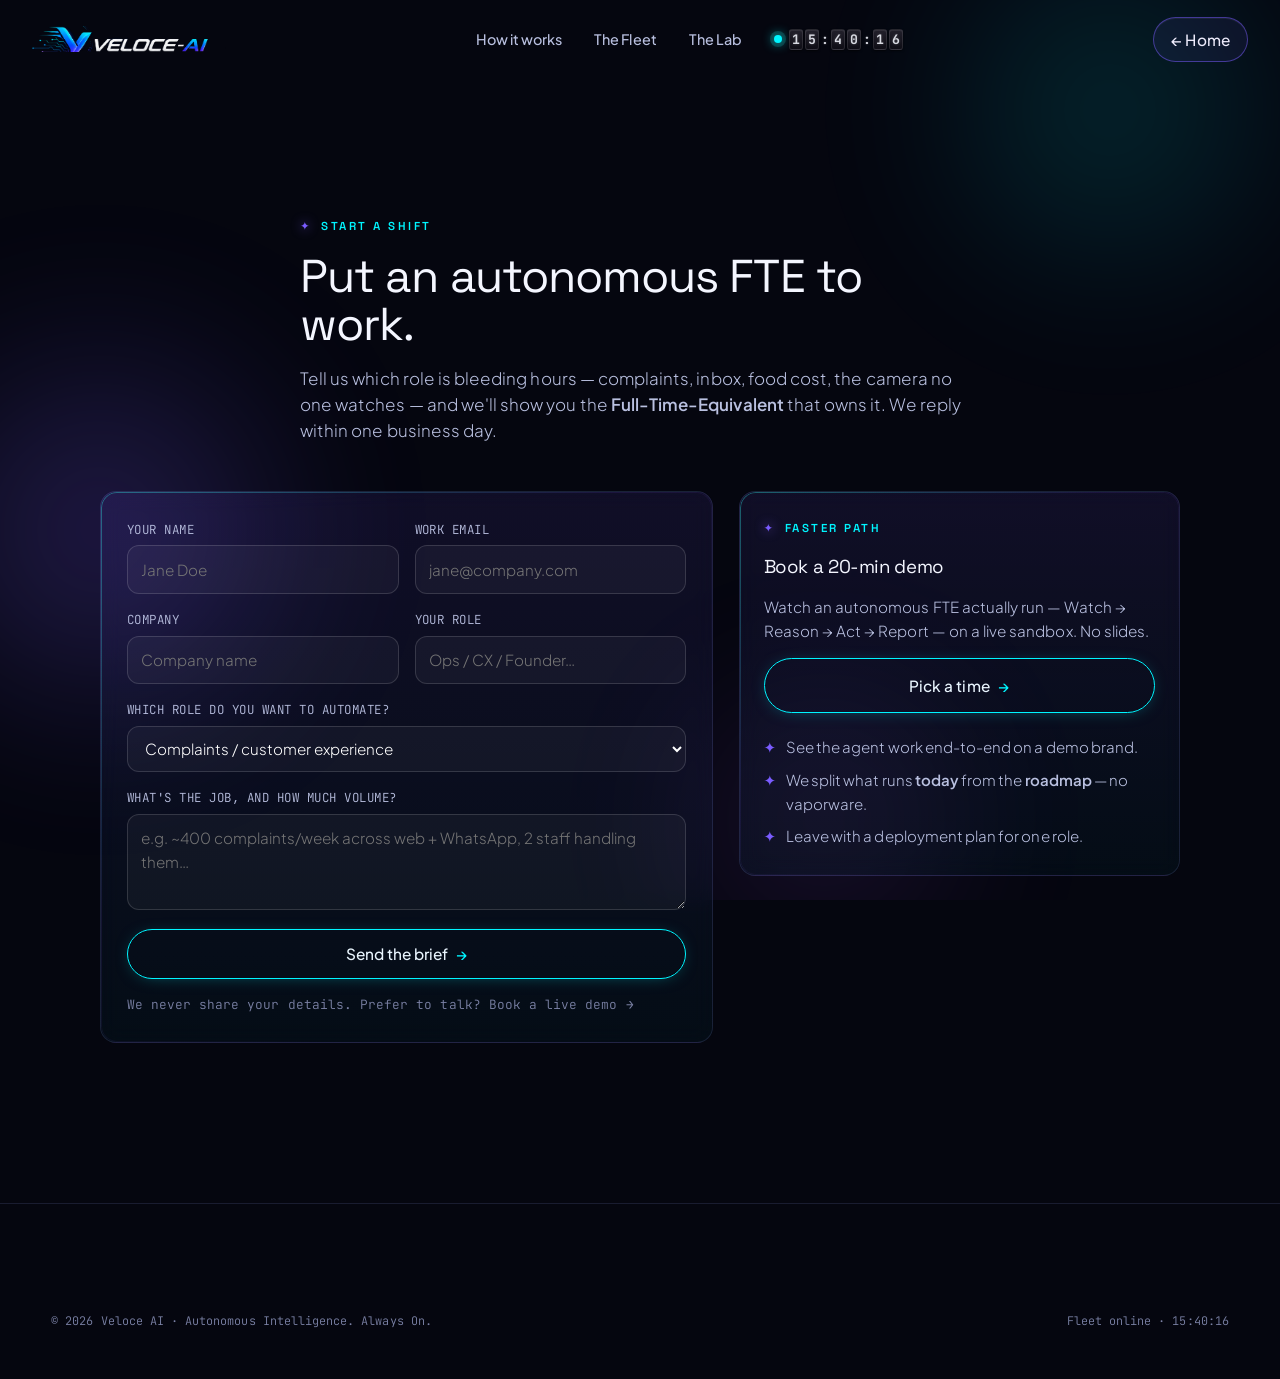
<file: contact.html>
<!DOCTYPE html>
<html lang="en">
<head>
<meta charset="UTF-8" />
<meta name="viewport" content="width=device-width, initial-scale=1.0" />
<title>Book a deployment — Veloce AI</title>
<meta name="description" content="Tell Veloce AI which role is bleeding hours and we'll deploy the autonomous FTE that owns it. Book a 20-minute demo or send us the brief." />
<link rel="icon" type="image/png" href="assets/favicon.png?v=2026" />
<link rel="preconnect" href="https://fonts.googleapis.com">
<link rel="preconnect" href="https://fonts.gstatic.com" crossorigin>
<link href="https://fonts.googleapis.com/css2?family=Plus+Jakarta+Sans:wght@200;300;400;500;600;700&family=Space+Grotesk:wght@400;500;600;700&family=JetBrains+Mono:wght@200;300;400;500;700&family=Caveat:wght@500;600;700&display=swap" rel="stylesheet">
<link rel="stylesheet" href="assets/styles.css?v=42" />
<link rel="stylesheet" href="assets/veloce-skin.css?v=2026c" />
<noscript><style>.reveal{opacity:1!important;transform:none!important}</style></noscript>
<style>
  /* ---- Stage A: lead-capture form (scoped, on-brand) ---- */
  .lead-wrap{max-width:1080px;margin:0 auto;padding:2.4rem 0 4rem}
  .lead-grid{display:grid;grid-template-columns:1.25fr .9fr;gap:1.6rem;align-items:start}
  @media(max-width:840px){.lead-grid{grid-template-columns:1fr}}
  .lead-form{padding:1.7rem 1.6rem;display:flex;flex-direction:column;gap:1rem}
  .lf-row{display:grid;grid-template-columns:1fr 1fr;gap:1rem}
  @media(max-width:560px){.lf-row{grid-template-columns:1fr}}
  .lf-field{display:flex;flex-direction:column;gap:.4rem}
  .lf-field label{font-size:.78rem;letter-spacing:.04em;text-transform:uppercase;color:var(--fog,#9aa3b2);font-family:var(--font-mono,monospace)}
  .lf-field input,.lf-field select,.lf-field textarea{
    width:100%;background:rgba(255,255,255,.04);border:1px solid rgba(255,255,255,.14);
    border-radius:12px;padding:.72rem .85rem;color:#fff;font:inherit;font-size:.95rem;
    transition:border-color .15s,box-shadow .15s;outline:none}
  .lf-field textarea{resize:vertical;min-height:96px}
  .lf-field input:focus,.lf-field select:focus,.lf-field textarea:focus{
    border-color:var(--accent,#7a5cff);box-shadow:0 0 0 3px rgba(122,92,255,.18)}
  .lf-field select option{background:#0b0d14;color:#fff}
  .lf-note{font-size:.8rem;color:var(--muted,#6b7280);font-family:var(--font-mono,monospace);margin:0}
  .lead-form .btn{justify-content:center;width:100%;margin-top:.2rem}
  .form-status{display:none;font-size:.92rem;padding:.8rem 1rem;border-radius:12px;margin:0}
  .form-status.ok{display:block;background:rgba(47,230,224,.1);border:1px solid rgba(47,230,224,.4);color:#7af5ee}
  .form-status.err{display:block;background:rgba(237,28,36,.1);border:1px solid rgba(237,28,36,.4);color:#ff9aa0}
  .demo-card{padding:1.7rem 1.5rem;display:flex;flex-direction:column;gap:1rem}
  .demo-card h3{margin:.2rem 0 0}
  .demo-card ul{list-style:none;margin:.4rem 0 0;padding:0;display:flex;flex-direction:column;gap:.6rem}
  .demo-card li{display:flex;gap:.6rem;align-items:flex-start;font-size:.94rem;color:var(--fog,#c4cad6)}
  .demo-card li .ck{color:var(--accent,#7a5cff)}
  .hp{position:absolute;left:-9999px;opacity:0;height:0;width:0}
</style>
</head>
<body class="fx">
<div class="void-base"></div>
<div class="orbs"><span class="orb c1"></span><span class="orb c2"></span><span class="orb c3"></span></div>
<div class="grid-bg"></div>

<!-- NAV -->
<nav>
  <div class="wrap">
    <a class="brand" href="index.html"><img src="assets/veloce-word-2026.png?v=2026" alt="Veloce-AI" style="height:26px;width:auto;display:block" /></a>
    <div class="nav-links">
      <a href="index.html#engine">How it works</a>
      <a href="index.html#fleet">The Fleet</a>
      <a href="lab.html">The Lab</a>
      <span class="nav-clock"><span class="dot"></span><span data-clock data-flap>00:00:00</span></span>
    </div>
    <div class="nav-cta">
      <a href="index.html" class="btn btn-ghost" style="padding:.6rem 1.1rem">← Home</a>
    </div>
  </div>
</nav>

<section>
  <div class="wrap lead-wrap">
    <div class="section-head reveal" style="text-align:left;max-width:680px">
      <span class="eyebrow">Start a shift</span>
      <h2>Put an autonomous FTE to work.</h2>
      <p>Tell us which role is bleeding hours — complaints, inbox, food cost, the camera no one watches — and we'll show you the <b>Full-Time-Equivalent</b> that owns it. We reply within one business day.</p>
    </div>

    <div class="lead-grid">
      <!-- FORM -->
      <form id="leadForm" class="lead-form glass reveal" autocomplete="on">
        <!-- ⚙️ CONFIG: replace with your Web3Forms access key (free at https://web3forms.com — enter your email, paste the key it sends). -->
        <input type="hidden" name="access_key" value="598c7af3-a4a9-45eb-a8c8-7d95d19d1917" />
        <input type="hidden" name="subject" value="New Veloce AI deployment enquiry" />
        <input type="hidden" name="from_name" value="Veloce AI website" />
        <!-- honeypot: bots fill this, humans don't -->
        <input type="checkbox" name="botcheck" class="hp" tabindex="-1" autocomplete="off" />

        <div class="lf-row">
          <div class="lf-field">
            <label for="name">Your name</label>
            <input id="name" name="name" type="text" required placeholder="Jane Doe" />
          </div>
          <div class="lf-field">
            <label for="email">Work email</label>
            <input id="email" name="email" type="email" required placeholder="jane@company.com" />
          </div>
        </div>

        <div class="lf-row">
          <div class="lf-field">
            <label for="company">Company</label>
            <input id="company" name="company" type="text" required placeholder="Company name" />
          </div>
          <div class="lf-field">
            <label for="role_title">Your role</label>
            <input id="role_title" name="role_title" type="text" placeholder="Ops / CX / Founder…" />
          </div>
        </div>

        <div class="lf-field">
          <label for="interest">Which role do you want to automate?</label>
          <select id="interest" name="interest">
            <option value="Complaints / CX">Complaints / customer experience</option>
            <option value="Back-office / Finance">Back-office / finance ops</option>
            <option value="Inbox / Assistant">Inbox &amp; delegation (chief of staff)</option>
            <option value="Security / Vision">Security / camera monitoring</option>
            <option value="Other / Not sure">Something else / not sure yet</option>
          </select>
        </div>

        <div class="lf-field">
          <label for="message">What's the job, and how much volume?</label>
          <textarea id="message" name="message" placeholder="e.g. ~400 complaints/week across web + WhatsApp, 2 staff handling them…"></textarea>
        </div>

        <button type="submit" class="btn btn-primary" id="leadSubmit">Send the brief <span class="arr">→</span></button>
        <p class="form-status" id="formStatus" role="status" aria-live="polite"></p>
        <p class="lf-note">We never share your details. Prefer to talk? Book a live demo →</p>
      </form>

      <!-- DEMO BOOKING -->
      <aside class="demo-card glass reveal">
        <span class="eyebrow">Faster path</span>
        <h3>Book a 20-min demo</h3>
        <p style="color:var(--fog,#c4cad6);font-size:.95rem;margin:.2rem 0 0">Watch an autonomous FTE actually run — Watch → Reason → Act → Report — on a live sandbox. No slides.</p>
        <!-- ⚙️ CONFIG: replace href with your Calendly link (free at https://calendly.com). -->
        <a href="https://calendly.com/sanjum77/30min" target="_blank" rel="noopener" class="btn btn-primary" id="bookDemo" style="justify-content:center">Pick a time <span class="arr">→</span></a>
        <ul>
          <li><span class="ck">✦</span><span>See the agent work end-to-end on a demo brand.</span></li>
          <li><span class="ck">✦</span><span>We split what runs <b>today</b> from the <b>roadmap</b> — no vaporware.</span></li>
          <li><span class="ck">✦</span><span>Leave with a deployment plan for one role.</span></li>
        </ul>
      </aside>
    </div>
  </div>
</section>

<footer>
  <div class="wrap">
    <div class="foot-bottom" style="border-top:none">
      <span>© 2026 Veloce AI · Autonomous Intelligence. Always On.</span>
      <span>Fleet online · <span data-clock>00:00:00</span></span>
    </div>
  </div>
</footer>

<script src="assets/app.js?v=42"></script>
<script>
/* ---- Stage A: lead form submit (Web3Forms, no backend) ---- */
(function () {
  var form = document.getElementById('leadForm');
  if (!form) return;
  var statusEl = document.getElementById('formStatus');
  var btn = document.getElementById('leadSubmit');
  var KEY_PLACEHOLDER = 'YOUR_WEB3FORMS_ACCESS_KEY';

  function setStatus(msg, type) { statusEl.className = 'form-status ' + type; statusEl.textContent = msg; }

  form.addEventListener('submit', function (e) {
    e.preventDefault();
    var key = form.querySelector('[name="access_key"]').value;
    if (key === KEY_PLACEHOLDER) {
      setStatus('Form not configured yet — add your Web3Forms access key in contact.html.', 'err');
      return;
    }
    btn.disabled = true; var label = btn.innerHTML; btn.textContent = 'Sending…';
    fetch('https://api.web3forms.com/submit', {
      method: 'POST',
      headers: { 'Accept': 'application/json' },
      body: new FormData(form)
    })
      .then(function (r) { return r.json(); })
      .then(function (data) {
        if (data.success) {
          setStatus("Got it — we'll be in touch within one business day.", 'ok');
          form.reset();
          if (window.gtag) gtag('event', 'generate_lead', { method: 'contact_form' });
          if (window.fbq) fbq('track', 'Lead');
        } else {
          setStatus(data.message || 'Something went wrong — email info@veloce-ai.com instead.', 'err');
        }
      })
      .catch(function () { setStatus('Network error — email info@veloce-ai.com instead.', 'err'); })
      .finally(function () { btn.disabled = false; btn.innerHTML = label; });
  });

  var book = document.getElementById('bookDemo');
  if (book) book.addEventListener('click', function () {
    if (window.gtag) gtag('event', 'book_demo_click');
    if (window.fbq) fbq('track', 'Schedule');
  });
})();
</script>
</body>
</html>
</file>
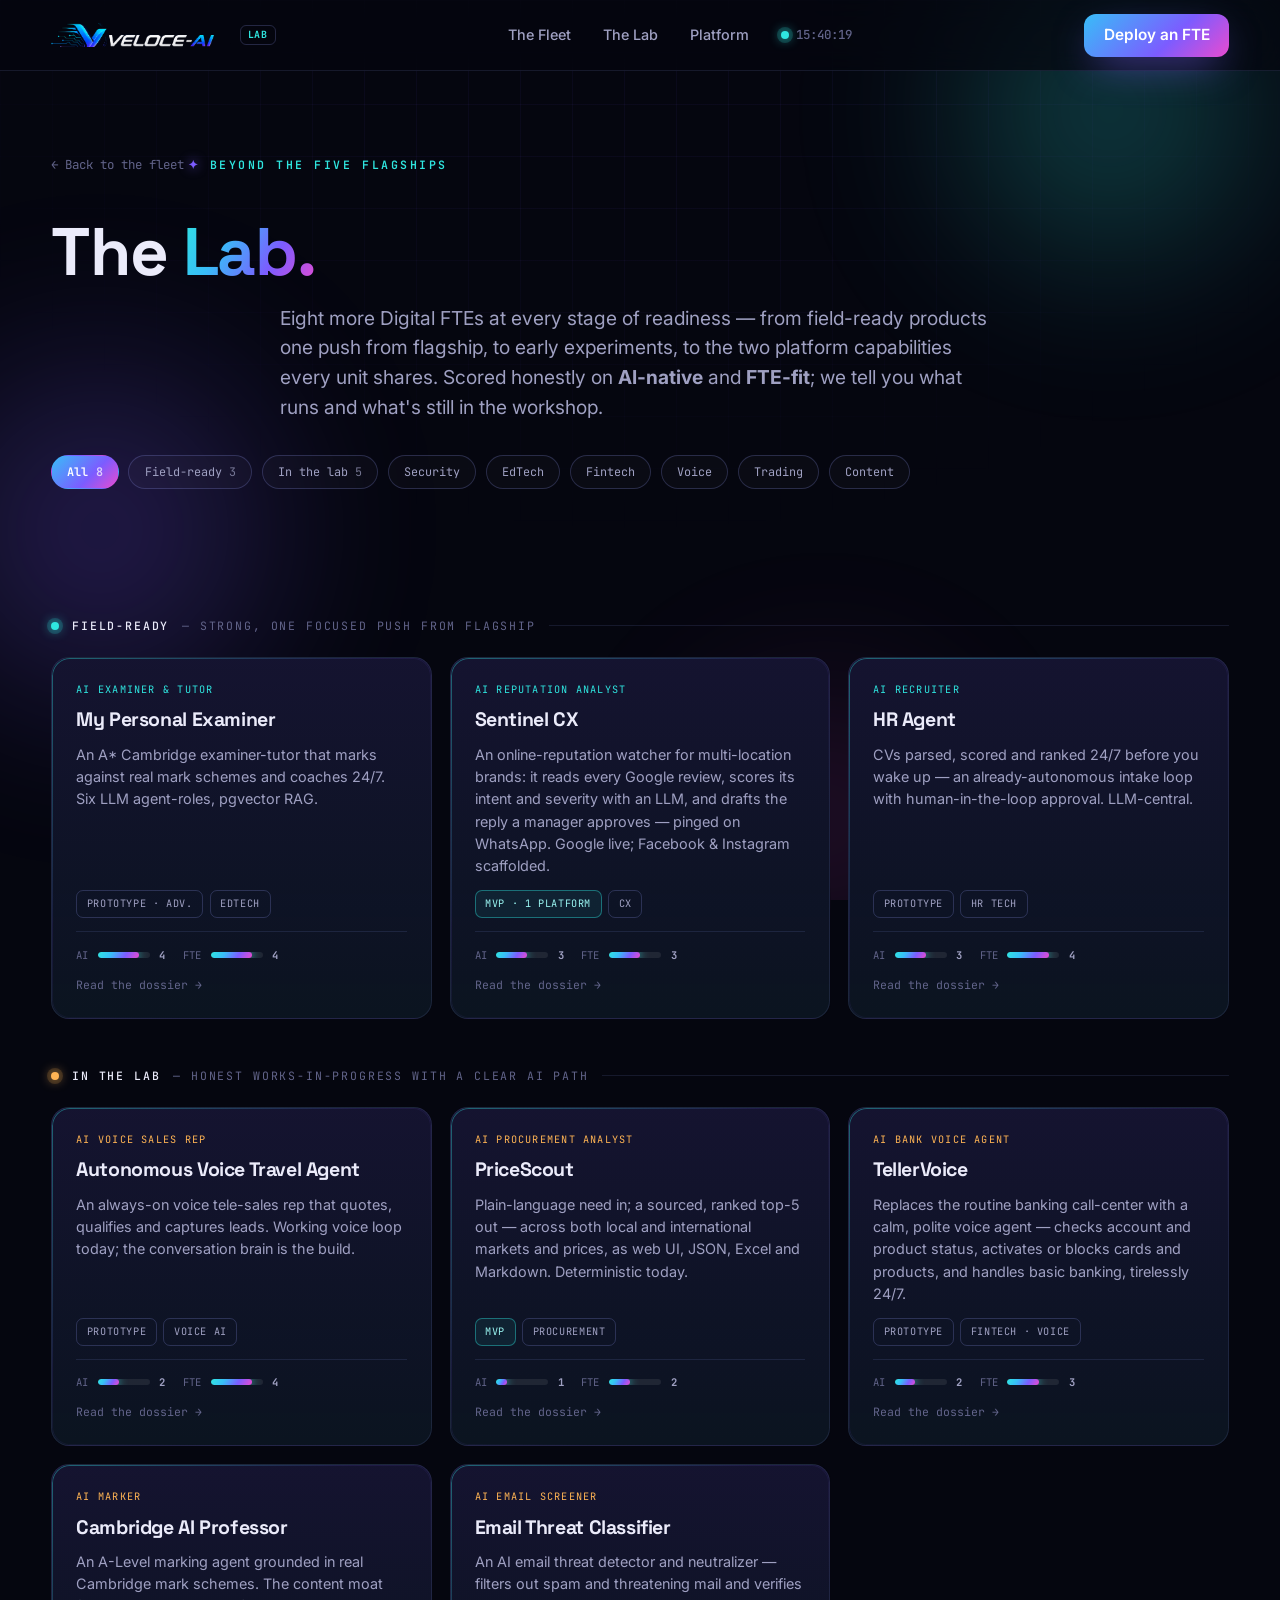
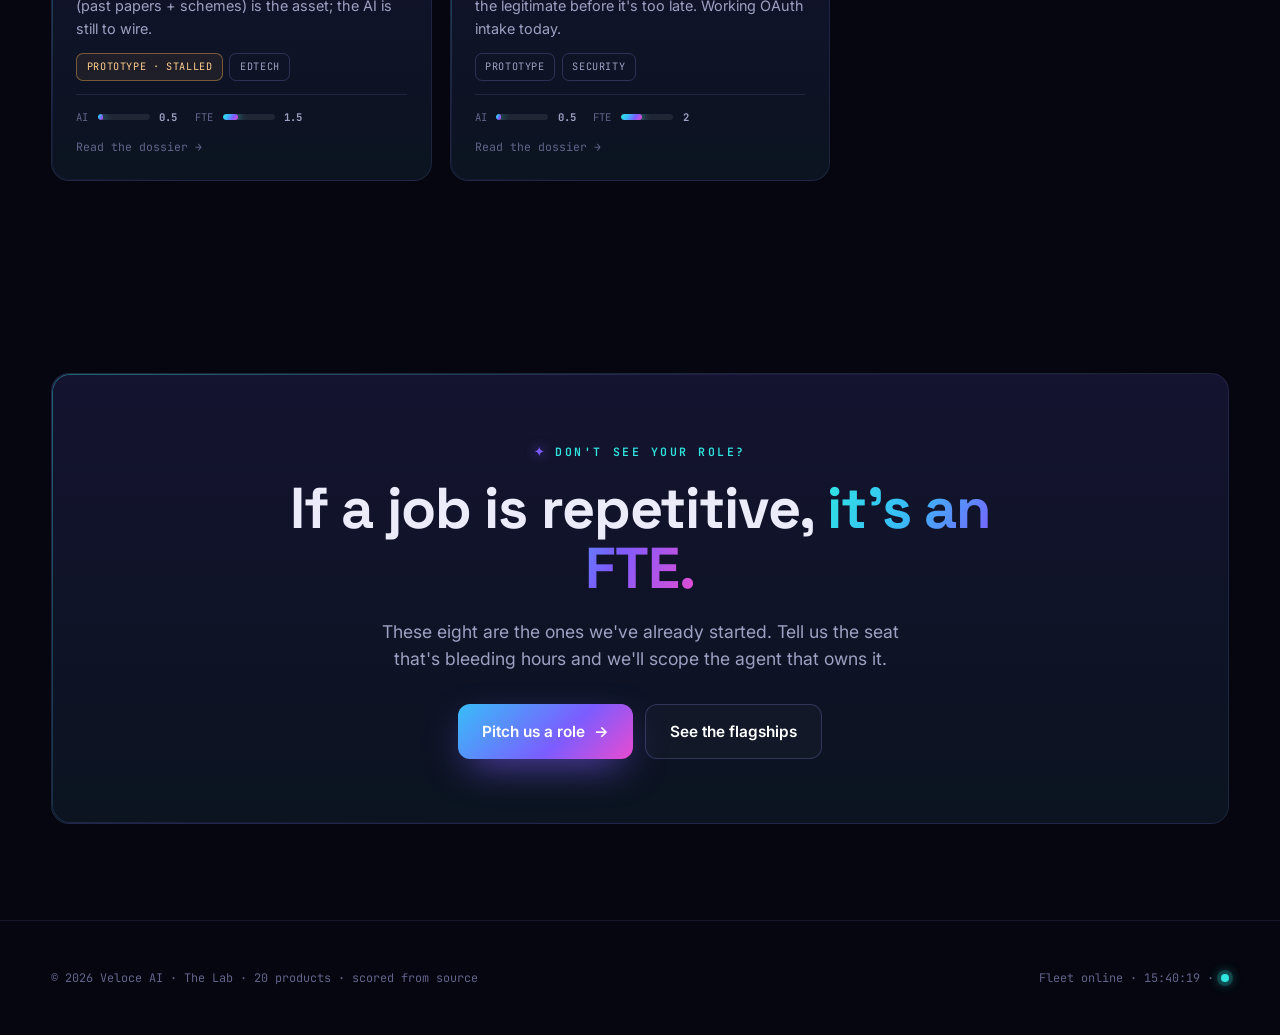
<file: lab.html>
<!DOCTYPE html>
<html lang="en">
<head>
<meta charset="UTF-8" />
<meta name="viewport" content="width=device-width, initial-scale=1.0" />
<title>The Lab · 20 more FTEs in development — Veloce AI</title>
<link rel="icon" type="image/png" href="assets/favicon.png?v=2026" />
<meta name="description" content="Beyond the seven flagships: 20 more Digital FTEs across security, fintech, edtech, voice, content and trading — field-ready, incubating, and the platform capabilities that power them all." />
<link rel="preconnect" href="https://fonts.googleapis.com">
<link rel="preconnect" href="https://fonts.gstatic.com" crossorigin>
<link href="https://fonts.googleapis.com/css2?family=Space+Grotesk:wght@500;600;700&family=Inter:wght@400;500;600;700&family=JetBrains+Mono:wght@400;500;600&display=swap" rel="stylesheet">
<link rel="stylesheet" href="assets/styles.css?v=42" />
<noscript><style>.reveal{opacity:1!important;transform:none!important}.lab-card.hide{display:flex!important}</style></noscript>
</head>
<body>
<div class="void-base"></div>
<div class="orbs"><span class="orb c1"></span><span class="orb c2"></span><span class="orb c3"></span></div>
<div class="grid-bg"></div>

<nav>
  <div class="wrap">
    <a class="brand" href="index.html"><img src="assets/veloce-word-2026.png?v=2026" alt="Veloce-AI" style="height:24px;width:auto;vertical-align:middle" /> <span class="ai">LAB</span></a>
    <div class="nav-links">
      <a href="index.html#fleet">The Fleet</a>
      <a href="lab.html">The Lab</a>
      <a href="index.html#platform">Platform</a>
      <span class="nav-clock"><span class="dot"></span><span data-clock>00:00:00</span></span>
    </div>
    <div class="nav-cta"><a href="index.html#final" class="btn btn-primary" style="padding:.6rem 1.2rem">Deploy an FTE</a></div>
    <div class="nav-burger"><span></span><span></span><span></span></div>
  </div>
</nav>

<header class="hero p-hero">
  <div class="wrap">
    <a class="p-back" href="index.html#fleet">← Back to the fleet</a>
    <span class="eyebrow reveal">Beyond the five flagships</span>
    <h1 class="reveal">The <span class="ai-grad-text">Lab.</span></h1>
    <p class="sub reveal">Eight more Digital FTEs at every stage of readiness — from field-ready products one push from flagship, to early experiments, to the two platform capabilities every unit shares. Scored honestly on <b>AI-native</b> and <b>FTE-fit</b>; we tell you what runs and what's still in the workshop.</p>
    <div class="lab-filters reveal">
      <button class="chip active" data-filter="all">All <span class="c">8</span></button>
      <button class="chip" data-filter="field">Field-ready <span class="c">3</span></button>
      <button class="chip" data-filter="lab">In the lab <span class="c">5</span></button>
      <button class="chip" data-filter="security">Security</button>
      <button class="chip" data-filter="edtech">EdTech</button>
      <button class="chip" data-filter="fintech">Fintech</button>
      <button class="chip" data-filter="voice">Voice</button>
      <button class="chip" data-filter="trading">Trading</button>
      <button class="chip" data-filter="content">Content</button>
    </div>
  </div>
</header>

<section style="padding-top:1rem">
  <div class="wrap">

    <!-- FIELD-READY -->
    <div class="lab-cat reveal"><span class="dot"></span> <b>Field-ready</b> — strong, one focused push from flagship</div>
    <div class="lab-grid">

      <a class="lab-card glass t-field reveal" data-cat="field edtech" href="../reports/projects/my-personal-examiner.md">
        <div class="lab-role">AI Examiner &amp; Tutor</div><h3>My Personal Examiner</h3>
        <p class="lab-hook">An A* Cambridge examiner-tutor that marks against real mark schemes and coaches 24/7. Six LLM agent-roles, pgvector RAG.</p>
        <div class="lab-tags"><span class="tag">Prototype · adv.</span><span class="tag">EdTech</span></div>
        <div class="lab-meters">
          <div class="meter-row">AI<div class="bar"><i style="width:80%"></i></div><b>4</b></div>
          <div class="meter-row">FTE<div class="bar"><i style="width:80%"></i></div><b>4</b></div>
        </div>
        <span class="lab-open">Read the dossier →</span>
      </a>

      <a class="lab-card glass t-field reveal" data-cat="field cx" href="../reports/projects/social-scrapper.md">
        <div class="lab-role">AI Reputation Analyst</div><h3>Sentinel CX</h3>
        <p class="lab-hook">An online-reputation watcher for multi-location brands: it reads every Google review, scores its intent and severity with an LLM, and drafts the reply a manager approves — pinged on WhatsApp. Google live; Facebook &amp; Instagram scaffolded.</p>
        <div class="lab-tags"><span class="tag tag-live">MVP · 1 platform</span><span class="tag">CX</span></div>
        <div class="lab-meters">
          <div class="meter-row">AI<div class="bar"><i style="width:60%"></i></div><b>3</b></div>
          <div class="meter-row">FTE<div class="bar"><i style="width:60%"></i></div><b>3</b></div>
        </div>
        <span class="lab-open">Read the dossier →</span>
      </a>

      <a class="lab-card glass t-field reveal" data-cat="field hr" href="../reports/projects/hr-agent.md">
        <div class="lab-role">AI Recruiter</div><h3>HR Agent</h3>
        <p class="lab-hook">CVs parsed, scored and ranked 24/7 before you wake up — an already-autonomous intake loop with human-in-the-loop approval. LLM-central.</p>
        <div class="lab-tags"><span class="tag">Prototype</span><span class="tag">HR Tech</span></div>
        <div class="lab-meters">
          <div class="meter-row">AI<div class="bar"><i style="width:60%"></i></div><b>3</b></div>
          <div class="meter-row">FTE<div class="bar"><i style="width:80%"></i></div><b>4</b></div>
        </div>
        <span class="lab-open">Read the dossier →</span>
      </a>
    </div>

    <!-- IN THE LAB -->
    <div class="lab-cat reveal"><span class="dot amber"></span> <b>In the lab</b> — honest works-in-progress with a clear AI path</div>
    <div class="lab-grid">

      <a class="lab-card glass t-lab reveal" data-cat="lab voice" href="../reports/projects/travel-insurance-voice-agent.md">
        <div class="lab-role">AI Voice Sales Rep</div><h3>Autonomous Voice Travel Agent</h3>
        <p class="lab-hook">An always-on voice tele-sales rep that quotes, qualifies and captures leads. Working voice loop today; the conversation brain is the build.</p>
        <div class="lab-tags"><span class="tag">Prototype</span><span class="tag">Voice AI</span></div>
        <div class="lab-meters">
          <div class="meter-row">AI<div class="bar"><i style="width:40%"></i></div><b>2</b></div>
          <div class="meter-row">FTE<div class="bar"><i style="width:80%"></i></div><b>4</b></div>
        </div>
        <span class="lab-open">Read the dossier →</span>
      </a>

      <a class="lab-card glass t-lab reveal" data-cat="lab procurement" href="../reports/projects/price-research.md">
        <div class="lab-role">AI Procurement Analyst</div><h3>PriceScout</h3>
        <p class="lab-hook">Plain-language need in; a sourced, ranked top-5 out — across both local and international markets and prices, as web UI, JSON, Excel and Markdown. Deterministic today.</p>
        <div class="lab-tags"><span class="tag tag-live">MVP</span><span class="tag">Procurement</span></div>
        <div class="lab-meters">
          <div class="meter-row">AI<div class="bar"><i style="width:20%"></i></div><b>1</b></div>
          <div class="meter-row">FTE<div class="bar"><i style="width:40%"></i></div><b>2</b></div>
        </div>
        <span class="lab-open">Read the dossier →</span>
      </a>

      <a class="lab-card glass t-lab reveal" data-cat="lab fintech voice" href="../reports/projects/card-blocking-demo.md">
        <div class="lab-role">AI Bank Voice Agent</div><h3>TellerVoice</h3>
        <p class="lab-hook">Replaces the routine banking call-center with a calm, polite voice agent — checks account and product status, activates or blocks cards and products, and handles basic banking, tirelessly 24/7.</p>
        <div class="lab-tags"><span class="tag">Prototype</span><span class="tag">Fintech · Voice</span></div>
        <div class="lab-meters">
          <div class="meter-row">AI<div class="bar"><i style="width:40%"></i></div><b>2</b></div>
          <div class="meter-row">FTE<div class="bar"><i style="width:60%"></i></div><b>3</b></div>
        </div>
        <span class="lab-open">Read the dossier →</span>
      </a>

      <a class="lab-card glass t-lab reveal" data-cat="lab edtech" href="../reports/projects/a-level-learning.md">
        <div class="lab-role">AI Marker</div><h3>Cambridge AI Professor</h3>
        <p class="lab-hook">An A-Level marking agent grounded in real Cambridge mark schemes. The content moat (past papers + schemes) is the asset; the AI is still to wire.</p>
        <div class="lab-tags"><span class="tag tag-road">Prototype · stalled</span><span class="tag">EdTech</span></div>
        <div class="lab-meters">
          <div class="meter-row">AI<div class="bar"><i style="width:10%"></i></div><b>0.5</b></div>
          <div class="meter-row">FTE<div class="bar"><i style="width:30%"></i></div><b>1.5</b></div>
        </div>
        <span class="lab-open">Read the dossier →</span>
      </a>

      <a class="lab-card glass t-lab reveal" data-cat="lab security" href="../reports/projects/email-spam-classifier.md">
        <div class="lab-role">AI Email Screener</div><h3>Email Threat Classifier</h3>
        <p class="lab-hook">An AI email threat detector and neutralizer — filters out spam and threatening mail and verifies the legitimate before it&#39;s too late. Working OAuth intake today.</p>
        <div class="lab-tags"><span class="tag">Prototype</span><span class="tag">Security</span></div>
        <div class="lab-meters">
          <div class="meter-row">AI<div class="bar"><i style="width:10%"></i></div><b>0.5</b></div>
          <div class="meter-row">FTE<div class="bar"><i style="width:40%"></i></div><b>2</b></div>
        </div>
        <span class="lab-open">Read the dossier →</span>
      </a>
    </div>
  </div>
</section>

<section class="final">
  <div class="wrap">
    <div class="final-card glass reveal">
      <span class="eyebrow" style="justify-content:center;display:inline-flex">Don't see your role?</span>
      <h2>If a job is repetitive, <span class="ai-grad-text">it's an FTE.</span></h2>
      <p>These eight are the ones we've already started. Tell us the seat that's bleeding hours and we'll scope the agent that owns it.</p>
      <div style="display:flex;gap:.8rem;justify-content:center;flex-wrap:wrap">
        <a href="mailto:hello@veloce-ai.com" class="btn btn-primary">Pitch us a role <span class="arr">→</span></a>
        <a href="index.html#fleet" class="btn btn-ghost">See the flagships</a>
      </div>
    </div>
  </div>
</section>

<footer>
  <div class="wrap"><div class="foot-bottom" style="border:none;margin:0;padding:0">
    <span>© 2026 Veloce AI · The Lab · 20 products · scored from source</span>
    <span>Fleet online · <span data-clock>00:00:00</span> · <span class="dot" style="display:inline-block"></span></span>
  </div></div>
</footer>

<script src="assets/app.js?v=42"></script>
</body>
</html>
</file>
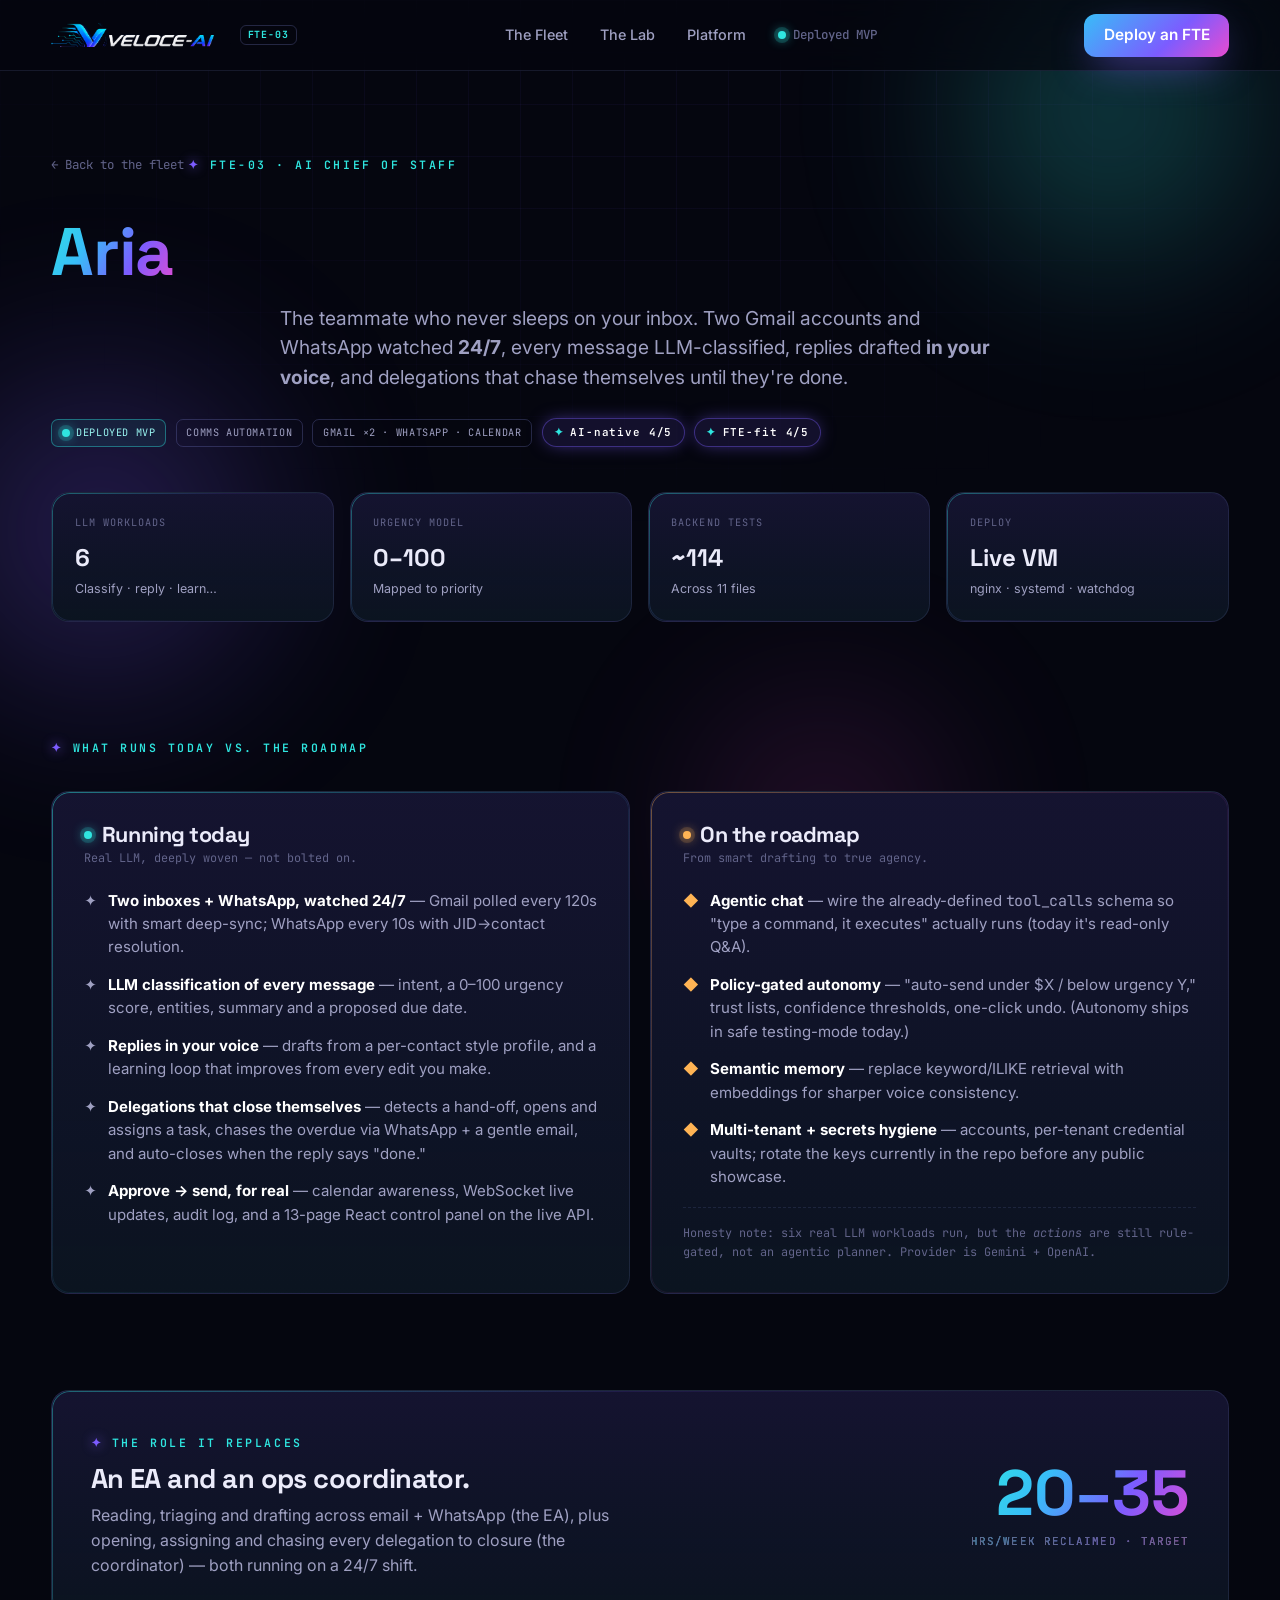
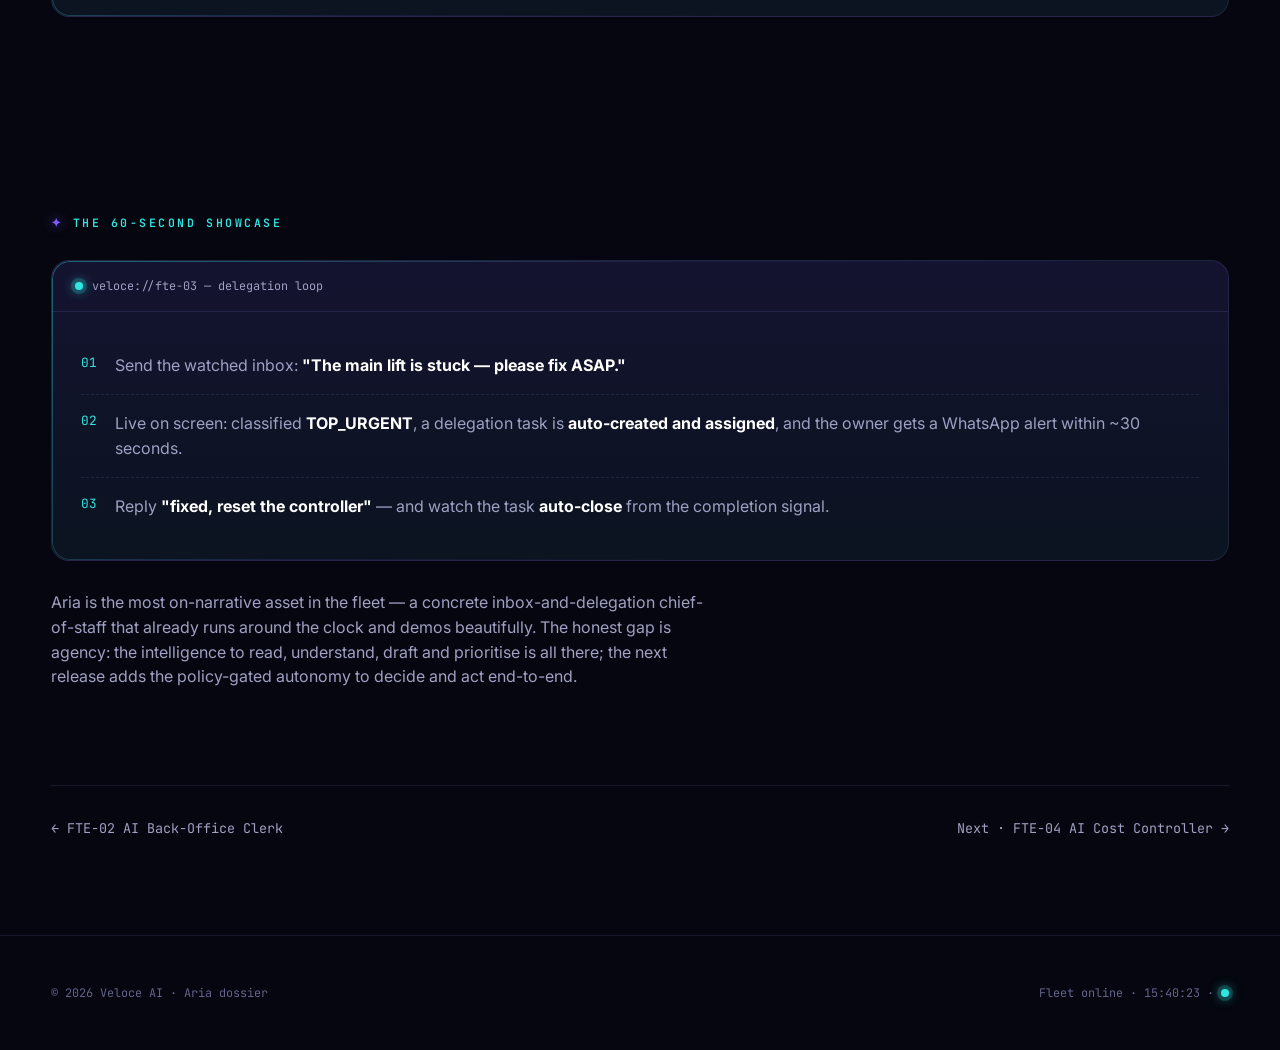
<file: products/aria-assistant.html>
<!DOCTYPE html>
<html lang="en">
<head>
<meta charset="UTF-8" />
<meta name="viewport" content="width=device-width, initial-scale=1.0" />
<title>Aria · AI Chief of Staff — Veloce AI FTE-03</title>
<link rel="icon" type="image/png" href="../assets/favicon.png?v=2026" />
<meta name="description" content="Aria watches two inboxes and WhatsApp 24/7, classifies every message, replies in your voice, and opens, chases and auto-closes the tasks you delegate." />
<link rel="preconnect" href="https://fonts.googleapis.com">
<link rel="preconnect" href="https://fonts.gstatic.com" crossorigin>
<link href="https://fonts.googleapis.com/css2?family=Space+Grotesk:wght@500;600;700&family=Inter:wght@400;500;600;700&family=JetBrains+Mono:wght@400;500;600&display=swap" rel="stylesheet">
<link rel="stylesheet" href="../assets/styles.css?v=42" />
<noscript><style>.reveal{opacity:1!important;transform:none!important}</style></noscript>
</head>
<body>
<div class="void-base"></div>
<div class="orbs"><span class="orb c1"></span><span class="orb c2"></span><span class="orb c3"></span></div>
<div class="grid-bg"></div>

<nav>
  <div class="wrap">
    <a class="brand" href="../index.html"><img src="../assets/veloce-word-2026.png?v=2026" alt="Veloce-AI" style="height:24px;width:auto;vertical-align:middle" /> <span class="ai">FTE-03</span></a>
    <div class="nav-links">
      <a href="../index.html#fleet">The Fleet</a>
      <a href="../lab.html">The Lab</a>
      <a href="../index.html#platform">Platform</a>
      <span class="nav-clock"><span class="dot"></span> Deployed MVP</span>
    </div>
    <div class="nav-cta"><a href="../index.html#final" class="btn btn-primary" style="padding:.6rem 1.2rem">Deploy an FTE</a></div>
    <div class="nav-burger"><span></span><span></span><span></span></div>
  </div>
</nav>

<header class="hero p-hero">
  <div class="wrap">
    <a class="p-back" href="../index.html#fleet">← Back to the fleet</a>
    <span class="eyebrow reveal">FTE-03 · AI Chief of Staff</span>
    <h1 class="reveal"><span class="ai-grad-text">Aria</span></h1>
    <p class="sub reveal">The teammate who never sleeps on your inbox. Two Gmail accounts and WhatsApp watched <b>24/7</b>, every message LLM-classified, replies drafted <b>in your voice</b>, and delegations that chase themselves until they're done.</p>
    <div class="p-badges reveal">
      <span class="tag tag-live"><span class="dot"></span> Deployed MVP</span>
      <span class="tag">Comms automation</span>
      <span class="tag">Gmail ×2 · WhatsApp · Calendar</span>
      <span class="ai-badge">AI-native 4/5</span>
      <span class="ai-badge">FTE-fit 4/5</span>
    </div>
    <div class="spec-grid reveal">
      <div class="spec glass"><div class="k">LLM workloads</div><div class="v">6<small>Classify · reply · learn…</small></div></div>
      <div class="spec glass"><div class="k">Urgency model</div><div class="v">0–100<small>Mapped to priority</small></div></div>
      <div class="spec glass"><div class="k">Backend tests</div><div class="v">~114<small>Across 11 files</small></div></div>
      <div class="spec glass"><div class="k">Deploy</div><div class="v">Live VM<small>nginx · systemd · watchdog</small></div></div>
    </div>
  </div>
</header>

<section style="padding-top:3rem">
  <div class="wrap">
    <div class="section-head left reveal" style="margin-bottom:2rem"><span class="eyebrow">What runs today vs. the roadmap</span></div>
    <div class="cols">
      <div class="card live glass reveal">
        <h3><span class="dot"></span> Running today</h3>
        <div class="csub">Real LLM, deeply woven — not bolted on.</div>
        <ul class="feat">
          <li><span class="ck">✦</span><span><b>Two inboxes + WhatsApp, watched 24/7</b> — Gmail polled every 120s with smart deep-sync; WhatsApp every 10s with JID→contact resolution.</span></li>
          <li><span class="ck">✦</span><span><b>LLM classification of every message</b> — intent, a 0–100 urgency score, entities, summary and a proposed due date.</span></li>
          <li><span class="ck">✦</span><span><b>Replies in your voice</b> — drafts from a per-contact style profile, and a learning loop that improves from every edit you make.</span></li>
          <li><span class="ck">✦</span><span><b>Delegations that close themselves</b> — detects a hand-off, opens and assigns a task, chases the overdue via WhatsApp + a gentle email, and auto-closes when the reply says "done."</span></li>
          <li><span class="ck">✦</span><span><b>Approve → send, for real</b> — calendar awareness, WebSocket live updates, audit log, and a 13-page React control panel on the live API.</span></li>
        </ul>
      </div>
      <div class="card road glass reveal">
        <h3><span class="dot amber"></span> On the roadmap</h3>
        <div class="csub">From smart drafting to true agency.</div>
        <ul class="feat">
          <li><span class="ck" style="color:var(--amber)">◆</span><span><b>Agentic chat</b> — wire the already-defined <span class="display" style="font-family:var(--font-mono)">tool_calls</span> schema so "type a command, it executes" actually runs (today it's read-only Q&amp;A).</span></li>
          <li><span class="ck" style="color:var(--amber)">◆</span><span><b>Policy-gated autonomy</b> — "auto-send under $X / below urgency Y," trust lists, confidence thresholds, one-click undo. (Autonomy ships in safe testing-mode today.)</span></li>
          <li><span class="ck" style="color:var(--amber)">◆</span><span><b>Semantic memory</b> — replace keyword/ILIKE retrieval with embeddings for sharper voice consistency.</span></li>
          <li><span class="ck" style="color:var(--amber)">◆</span><span><b>Multi-tenant + secrets hygiene</b> — accounts, per-tenant credential vaults; rotate the keys currently in the repo before any public showcase.</span></li>
        </ul>
        <p class="honest-note">Honesty note: six real LLM workloads run, but the <em>actions</em> are still rule-gated, not an agentic planner. Provider is Gemini + OpenAI.</p>
      </div>
    </div>
  </div>
</section>

<section style="padding-top:0">
  <div class="wrap">
    <div class="replaces glass reveal">
      <div>
        <span class="eyebrow">The role it replaces</span>
        <h3>An EA and an ops coordinator.</h3>
        <p>Reading, triaging and drafting across email + WhatsApp (the EA), plus opening, assigning and chasing every delegation to closure (the coordinator) — both running on a 24/7 shift.</p>
      </div>
      <div class="big ai-grad-text">20–35<small>hrs/week reclaimed · target</small></div>
    </div>
  </div>
</section>

<section>
  <div class="wrap">
    <div class="section-head left reveal" style="margin-bottom:1.6rem"><span class="eyebrow">The 60-second showcase</span></div>
    <div class="demo-card glass reveal">
      <div class="demo-head"><span class="dot"></span> veloce://fte-03 — delegation loop</div>
      <div class="demo-body">
        <div class="demo-step"><div class="sn">01</div><div class="st">Send the watched inbox: <b>"The main lift is stuck — please fix ASAP."</b></div></div>
        <div class="demo-step"><div class="sn">02</div><div class="st">Live on screen: classified <b>TOP_URGENT</b>, a delegation task is <b>auto-created and assigned</b>, and the owner gets a WhatsApp alert within ~30 seconds.</div></div>
        <div class="demo-step"><div class="sn">03</div><div class="st">Reply <b>"fixed, reset the controller"</b> — and watch the task <b>auto-close</b> from the completion signal.</div></div>
      </div>
    </div>
    <div class="prose reveal"><p>Aria is the most on-narrative asset in the fleet — a concrete inbox-and-delegation chief-of-staff that already runs around the clock and demos beautifully. The honest gap is agency: the intelligence to read, understand, draft and prioritise is all there; the next release adds the policy-gated autonomy to decide and act end-to-end.</p></div>
  </div>
</section>

<section style="padding-top:0">
  <div class="wrap"><div class="pager">
    <a href="personal-ai-employee.html">← FTE-02 AI Back-Office Clerk</a>
    <a href="operanova.html">Next · FTE-04 AI Cost Controller →</a>
  </div></div>
</section>

<footer>
  <div class="wrap"><div class="foot-bottom" style="border:none;margin:0;padding:0">
    <span>© 2026 Veloce AI · Aria dossier</span>
    <span>Fleet online · <span data-clock>00:00:00</span> · <span class="dot" style="display:inline-block"></span></span>
  </div></div>
</footer>

<script src="../assets/app.js?v=42"></script>
</body>
</html>
</file>
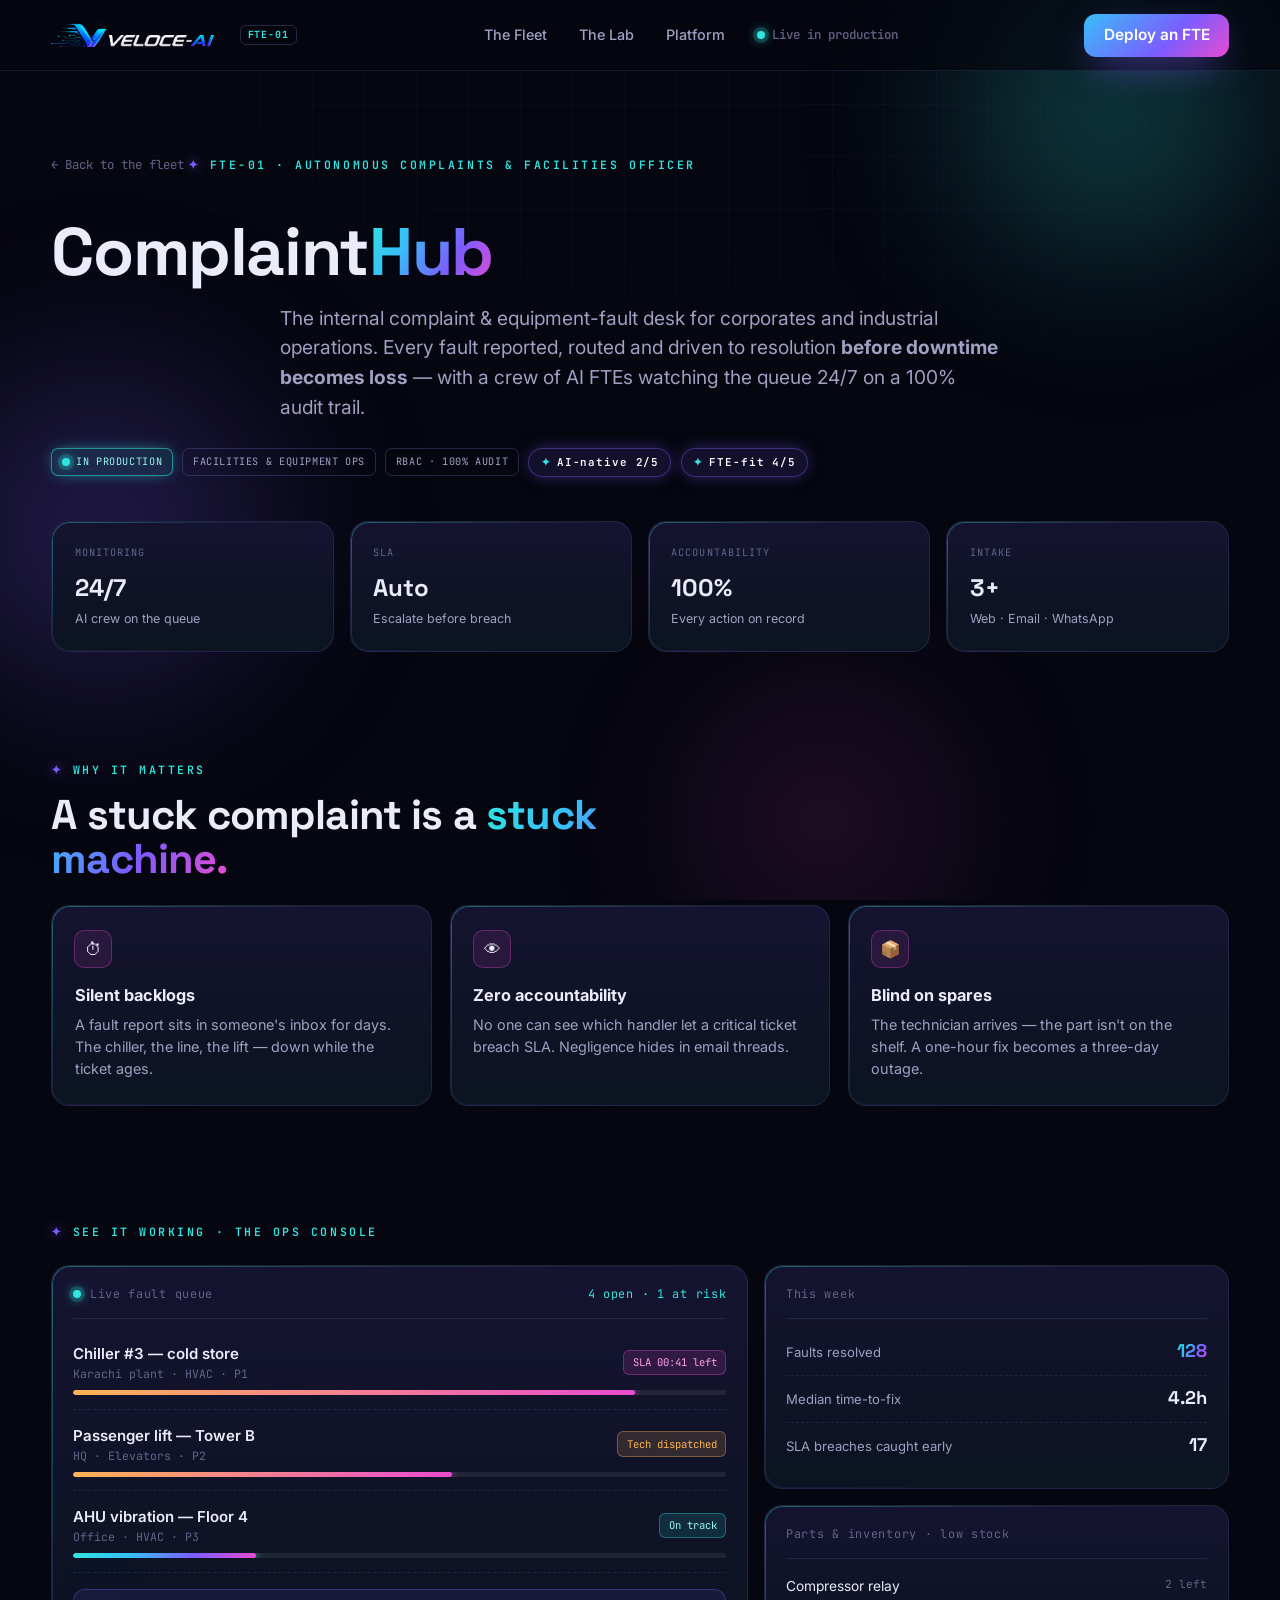
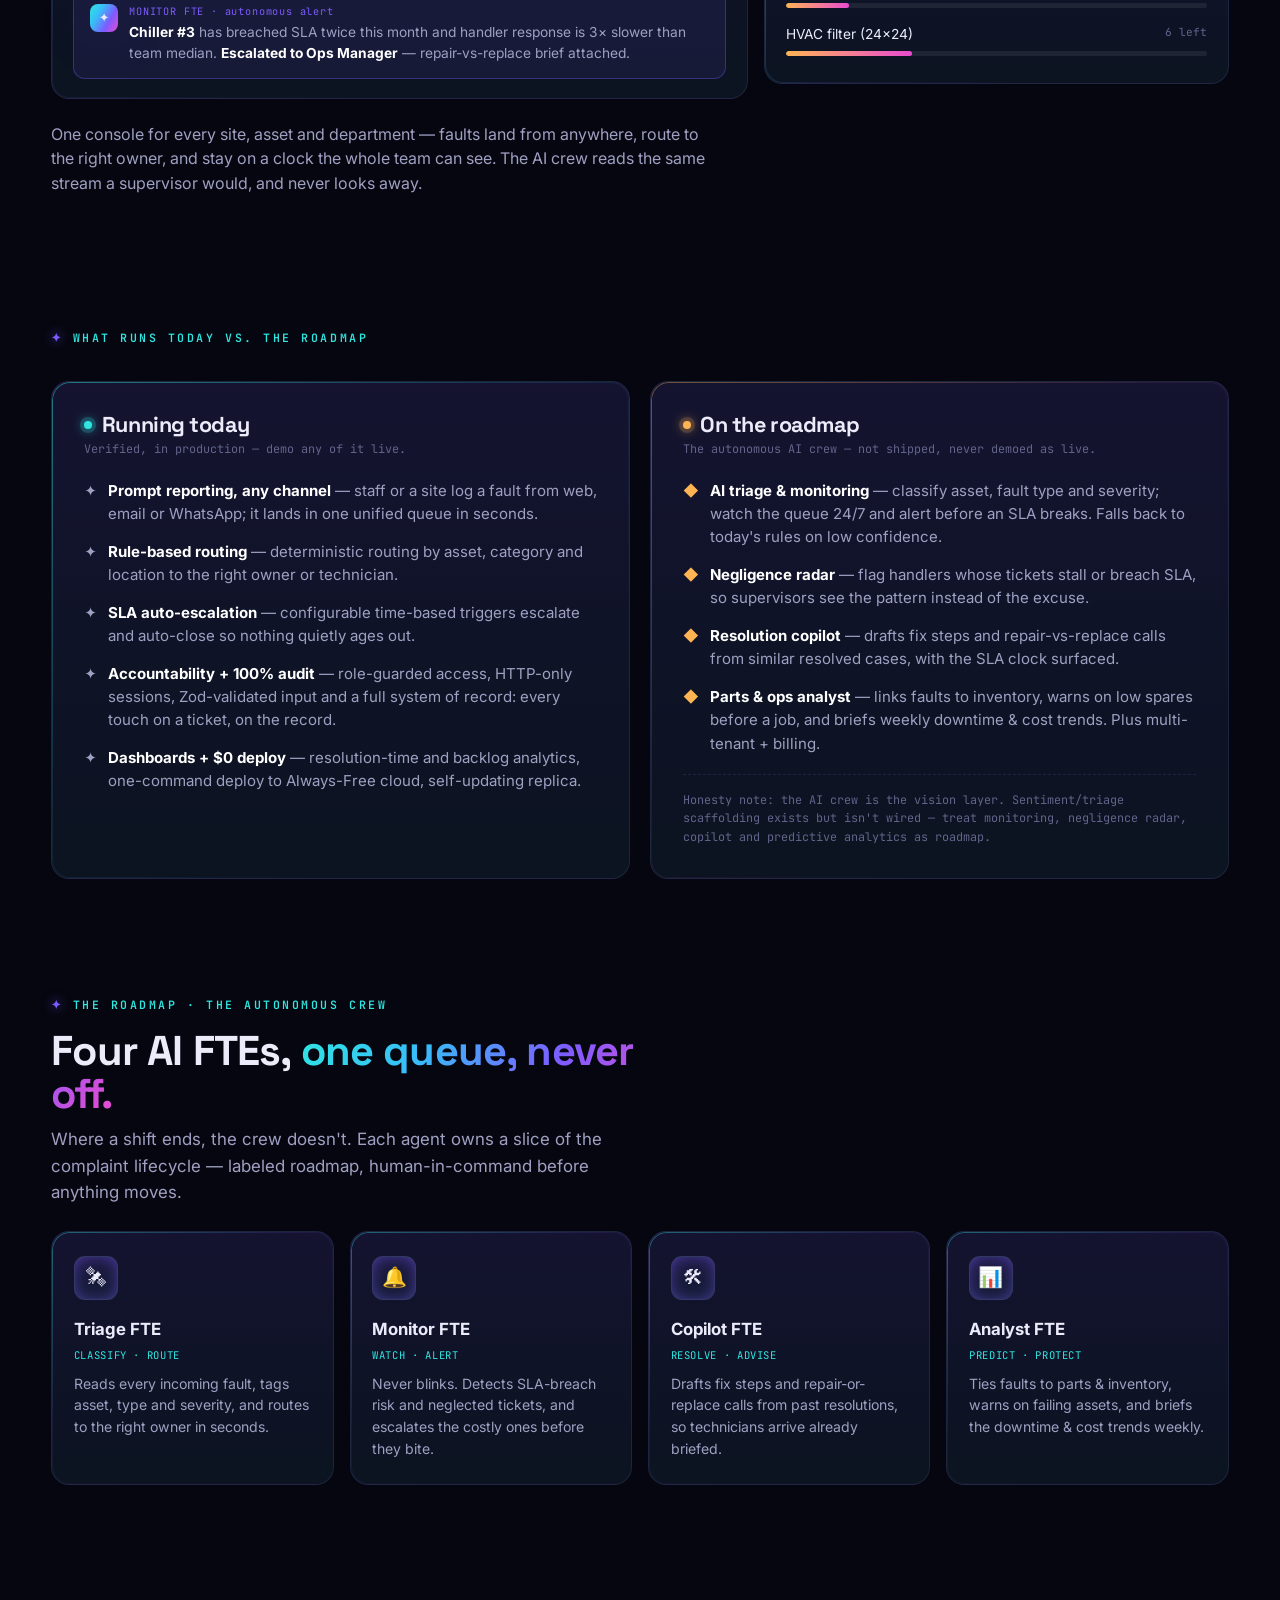
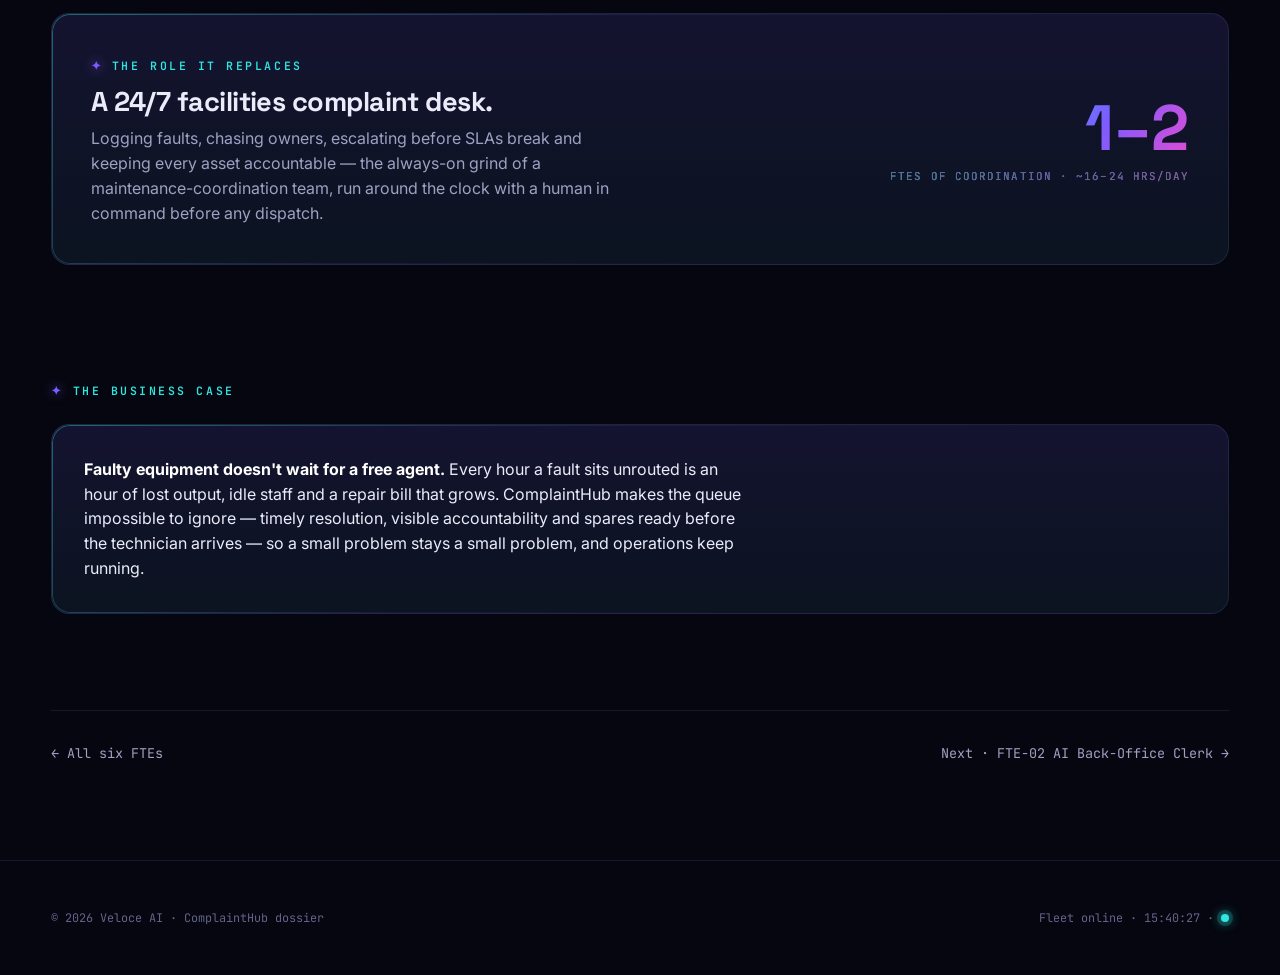
<file: products/complainthub.html>
<!DOCTYPE html>
<html lang="en">
<head>
<meta charset="UTF-8" />
<meta name="viewport" content="width=device-width, initial-scale=1.0" />
<title>ComplaintHub · Autonomous Complaints & Facilities Officer — Veloce AI FTE-01</title>
<link rel="icon" type="image/png" href="../assets/favicon.png?v=2026" />
<meta name="description" content="The internal complaint & equipment-fault desk for corporates and industrial operations. Every fault reported, routed and driven to resolution before downtime turns into loss — with a crew of AI FTEs watching the queue 24/7 on a 100% audit trail." />
<link rel="preconnect" href="https://fonts.googleapis.com">
<link rel="preconnect" href="https://fonts.gstatic.com" crossorigin>
<link href="https://fonts.googleapis.com/css2?family=Space+Grotesk:wght@500;600;700&family=Inter:wght@400;500;600;700&family=JetBrains+Mono:wght@400;500;600&display=swap" rel="stylesheet">
<link rel="stylesheet" href="../assets/styles.css?v=42" />
<style>
/* ===== ComplaintHub page-scoped components ===== */

/* Problem strip */
.pains{ display:grid; grid-template-columns:repeat(3,1fr); gap:1.1rem; margin-top:1.6rem; }
@media (max-width:820px){ .pains{ grid-template-columns:1fr; } }
.pain{ padding:1.5rem 1.4rem; }
.pain .x{ width:38px; height:38px; border-radius:10px; display:grid; place-items:center; font-size:1.05rem;
  background:rgba(233,75,208,.1); border:1px solid rgba(233,75,208,.32); margin-bottom:.9rem; }
.pain h4{ font-size:1.02rem; margin-bottom:.35rem; }
.pain p{ color:var(--fog); font-size:.9rem; }

/* Ops console mock */
.oc{ display:grid; grid-template-columns:1.5fr 1fr; gap:1rem; }
@media (max-width:900px){ .oc{ grid-template-columns:1fr; } }
.oc-panel{ padding:1.2rem 1.3rem; }
.oc-head{ display:flex; align-items:center; gap:.55rem; font-family:var(--font-mono); font-size:.74rem;
  color:var(--muted); letter-spacing:.06em; padding-bottom:.9rem; margin-bottom:.6rem; border-bottom:1px solid var(--line); }
.oc-head .grow{ margin-left:auto; color:var(--cyan); }
.oc-tk{ display:grid; grid-template-columns:1fr auto; gap:.3rem .8rem; align-items:center; padding:.85rem 0; border-bottom:1px dashed var(--line); }
.oc-tk:last-child{ border-bottom:none; }
.oc-tk .a{ font-weight:600; font-size:.94rem; }
.oc-tk .m{ font-family:var(--font-mono); font-size:.72rem; color:var(--muted); }
.chip{ justify-self:end; font-family:var(--font-mono); font-size:.66rem; padding:.22rem .55rem; border-radius:6px; white-space:nowrap; }
.chip.hot{ background:rgba(233,75,208,.14); color:#ff9fe9; border:1px solid rgba(233,75,208,.35); }
.chip.warn{ background:rgba(255,180,84,.14); color:var(--amber); border:1px solid rgba(255,180,84,.35); }
.chip.ok{ background:rgba(47,230,224,.12); color:#9af6f2; border:1px solid rgba(47,230,224,.35); }
.sla{ grid-column:1 / -1; height:5px; border-radius:4px; background:rgba(255,255,255,.07); overflow:hidden; margin-top:.15rem; }
.sla > i{ display:block; height:100%; border-radius:4px; }
.sla > i.b{ background:var(--ai-grad); box-shadow:0 0 8px var(--cyan); }
.sla > i.r{ background:linear-gradient(90deg,var(--amber),var(--magenta)); box-shadow:0 0 8px var(--magenta); }
.oc-alert{ display:flex; gap:.7rem; align-items:flex-start; margin-top:1rem; padding:.85rem 1rem; border-radius:12px;
  background:rgba(124,92,255,.1); border:1px solid rgba(124,92,255,.35); }
.oc-alert .sp{ flex:none; width:28px; height:28px; border-radius:8px; background:var(--ai-grad); display:grid; place-items:center; font-size:.8rem; box-shadow:var(--glow-v); }
.oc-alert .who{ font-family:var(--font-mono); font-size:.64rem; color:var(--violet); letter-spacing:.08em; }
.oc-alert p{ font-size:.86rem; color:var(--fog); margin-top:.15rem; } .oc-alert p b{ color:#fff; }
.oc-side{ display:flex; flex-direction:column; gap:1rem; }
.stat-row{ display:flex; align-items:baseline; justify-content:space-between; padding:.55rem 0; border-bottom:1px dashed var(--line); }
.stat-row:last-child{ border-bottom:none; }
.stat-row .k{ font-size:.82rem; color:var(--fog); }
.stat-row .v{ font-family:var(--font-display); font-weight:700; font-size:1.15rem; }
.part{ display:grid; grid-template-columns:1fr auto; gap:.2rem .6rem; padding:.5rem 0; }
.part .n{ font-size:.86rem; } .part .s{ font-family:var(--font-mono); font-size:.7rem; color:var(--muted); }
.part .bar{ grid-column:1/-1; height:5px; border-radius:4px; background:rgba(255,255,255,.07); overflow:hidden; margin-top:.15rem; }
.part .bar > i{ display:block; height:100%; background:linear-gradient(90deg,var(--amber),var(--magenta)); border-radius:4px; }

/* AI FTE crew */
.crew{ display:grid; grid-template-columns:repeat(4,1fr); gap:1rem; margin-top:1.6rem; }
@media (max-width:960px){ .crew{ grid-template-columns:1fr 1fr; } }
@media (max-width:520px){ .crew{ grid-template-columns:1fr; } }
.agent{ padding:1.5rem 1.35rem; }
.agent .ic{ width:44px; height:44px; border-radius:11px; background:var(--glass-grad); border:1px solid var(--line-2);
  display:grid; place-items:center; font-size:1.25rem; margin-bottom:1rem; box-shadow:inset 0 0 20px -8px var(--violet); }
.agent h4{ font-size:1.05rem; margin-bottom:.3rem; }
.agent .role{ font-family:var(--font-mono); font-size:.66rem; color:var(--cyan); letter-spacing:.06em; margin-bottom:.6rem; }
.agent p{ color:var(--fog); font-size:.88rem; }
</style>
<noscript><style>.reveal{opacity:1!important;transform:none!important}</style></noscript>
</head>
<body>
<div class="void-base"></div>
<div class="orbs"><span class="orb c1"></span><span class="orb c2"></span><span class="orb c3"></span></div>
<div class="grid-bg"></div>

<nav>
  <div class="wrap">
    <a class="brand" href="../index.html"><img src="../assets/veloce-word-2026.png?v=2026" alt="Veloce-AI" style="height:24px;width:auto;vertical-align:middle" /> <span class="ai">FTE-01</span></a>
    <div class="nav-links">
      <a href="../index.html#fleet">The Fleet</a>
      <a href="../lab.html">The Lab</a>
      <a href="../index.html#platform">Platform</a>
      <span class="nav-clock"><span class="dot"></span> Live in production</span>
    </div>
    <div class="nav-cta"><a href="../index.html#final" class="btn btn-primary" style="padding:.6rem 1.2rem">Deploy an FTE</a></div>
    <div class="nav-burger"><span></span><span></span><span></span></div>
  </div>
</nav>

<header class="hero p-hero">
  <div class="wrap">
    <a class="p-back" href="../index.html#fleet">← Back to the fleet</a>
    <span class="eyebrow reveal">FTE-01 · Autonomous Complaints &amp; Facilities Officer</span>
    <h1 class="reveal">Complaint<span class="ai-grad-text">Hub</span></h1>
    <p class="sub reveal">The internal complaint &amp; equipment-fault desk for corporates and industrial operations. Every fault reported, routed and driven to resolution <b>before downtime becomes loss</b> — with a crew of AI FTEs watching the queue 24/7 on a 100% audit trail.</p>
    <div class="p-badges reveal">
      <span class="tag tag-prod"><span class="dot"></span> In production</span>
      <span class="tag">Facilities &amp; equipment ops</span>
      <span class="tag">RBAC · 100% audit</span>
      <span class="ai-badge">AI-native 2/5</span>
      <span class="ai-badge">FTE-fit 4/5</span>
    </div>
    <div class="spec-grid reveal">
      <div class="spec glass"><div class="k">Monitoring</div><div class="v">24/7<small>AI crew on the queue</small></div></div>
      <div class="spec glass"><div class="k">SLA</div><div class="v">Auto<small>Escalate before breach</small></div></div>
      <div class="spec glass"><div class="k">Accountability</div><div class="v">100%<small>Every action on record</small></div></div>
      <div class="spec glass"><div class="k">Intake</div><div class="v">3+<small>Web · Email · WhatsApp</small></div></div>
    </div>
  </div>
</header>

<section style="padding-top:2.5rem">
  <div class="wrap">
    <div class="section-head left reveal" style="margin-bottom:.4rem">
      <span class="eyebrow">Why it matters</span>
      <h2 style="font-size:clamp(1.7rem,3.4vw,2.6rem);margin:.8rem 0 0">A stuck complaint is a <span class="ai-grad-text">stuck machine.</span></h2>
    </div>
    <div class="pains">
      <div class="pain glass reveal"><div class="x">⏱</div><h4>Silent backlogs</h4><p>A fault report sits in someone's inbox for days. The chiller, the line, the lift — down while the ticket ages.</p></div>
      <div class="pain glass reveal"><div class="x">👁</div><h4>Zero accountability</h4><p>No one can see which handler let a critical ticket breach SLA. Negligence hides in email threads.</p></div>
      <div class="pain glass reveal"><div class="x">📦</div><h4>Blind on spares</h4><p>The technician arrives — the part isn't on the shelf. A one-hour fix becomes a three-day outage.</p></div>
    </div>
  </div>
</section>

<section style="padding-top:1rem">
  <div class="wrap">
    <div class="section-head left reveal" style="margin-bottom:1.4rem"><span class="eyebrow">See it working · the ops console</span></div>
    <div class="oc reveal">
      <div class="oc-panel glass">
        <div class="oc-head"><span class="dot"></span> Live fault queue <span class="grow">4 open · 1 at risk</span></div>
        <div class="oc-tk">
          <div><div class="a">Chiller #3 — cold store</div><div class="m">Karachi plant · HVAC · P1</div></div>
          <span class="chip hot">SLA 00:41 left</span>
          <div class="sla"><i class="r" style="width:86%"></i></div>
        </div>
        <div class="oc-tk">
          <div><div class="a">Passenger lift — Tower B</div><div class="m">HQ · Elevators · P2</div></div>
          <span class="chip warn">Tech dispatched</span>
          <div class="sla"><i class="r" style="width:58%"></i></div>
        </div>
        <div class="oc-tk">
          <div><div class="a">AHU vibration — Floor 4</div><div class="m">Office · HVAC · P3</div></div>
          <span class="chip ok">On track</span>
          <div class="sla"><i class="b" style="width:28%"></i></div>
        </div>
        <div class="oc-alert">
          <span class="sp">✦</span>
          <div>
            <div class="who">MONITOR FTE · autonomous alert</div>
            <p><b>Chiller #3</b> has breached SLA twice this month and handler response is 3× slower than team median. <b>Escalated to Ops Manager</b> — repair-vs-replace brief attached.</p>
          </div>
        </div>
      </div>
      <div class="oc-side">
        <div class="oc-panel glass">
          <div class="oc-head">This week</div>
          <div class="stat-row"><span class="k">Faults resolved</span><span class="v ai-grad-text">128</span></div>
          <div class="stat-row"><span class="k">Median time-to-fix</span><span class="v">4.2h</span></div>
          <div class="stat-row"><span class="k">SLA breaches caught early</span><span class="v">17</span></div>
        </div>
        <div class="oc-panel glass">
          <div class="oc-head">Parts &amp; inventory · low stock</div>
          <div class="part"><span class="n">Compressor relay</span><span class="s">2 left</span><div class="bar"><i style="width:15%"></i></div></div>
          <div class="part"><span class="n">HVAC filter (24×24)</span><span class="s">6 left</span><div class="bar"><i style="width:30%"></i></div></div>
        </div>
      </div>
    </div>
    <div class="prose reveal" style="margin-top:1.4rem"><p>One console for every site, asset and department — faults land from anywhere, route to the right owner, and stay on a clock the whole team can see. The AI crew reads the same stream a supervisor would, and never looks away.</p></div>
  </div>
</section>

<section style="padding-top:2rem">
  <div class="wrap">
    <div class="section-head left reveal" style="margin-bottom:2rem">
      <span class="eyebrow">What runs today vs. the roadmap</span>
    </div>
    <div class="cols">
      <div class="card live glass reveal">
        <h3><span class="dot"></span> Running today</h3>
        <div class="csub">Verified, in production — demo any of it live.</div>
        <ul class="feat">
          <li><span class="ck">✦</span><span><b>Prompt reporting, any channel</b> — staff or a site log a fault from web, email or WhatsApp; it lands in one unified queue in seconds.</span></li>
          <li><span class="ck">✦</span><span><b>Rule-based routing</b> — deterministic routing by asset, category and location to the right owner or technician.</span></li>
          <li><span class="ck">✦</span><span><b>SLA auto-escalation</b> — configurable time-based triggers escalate and auto-close so nothing quietly ages out.</span></li>
          <li><span class="ck">✦</span><span><b>Accountability + 100% audit</b> — role-guarded access, HTTP-only sessions, Zod-validated input and a full system of record: every touch on a ticket, on the record.</span></li>
          <li><span class="ck">✦</span><span><b>Dashboards + $0 deploy</b> — resolution-time and backlog analytics, one-command deploy to Always-Free cloud, self-updating replica.</span></li>
        </ul>
      </div>
      <div class="card road glass reveal">
        <h3><span class="dot amber"></span> On the roadmap</h3>
        <div class="csub">The autonomous AI crew — not shipped, never demoed as live.</div>
        <ul class="feat">
          <li><span class="ck" style="color:var(--amber)">◆</span><span><b>AI triage &amp; monitoring</b> — classify asset, fault type and severity; watch the queue 24/7 and alert before an SLA breaks. Falls back to today's rules on low confidence.</span></li>
          <li><span class="ck" style="color:var(--amber)">◆</span><span><b>Negligence radar</b> — flag handlers whose tickets stall or breach SLA, so supervisors see the pattern instead of the excuse.</span></li>
          <li><span class="ck" style="color:var(--amber)">◆</span><span><b>Resolution copilot</b> — drafts fix steps and repair-vs-replace calls from similar resolved cases, with the SLA clock surfaced.</span></li>
          <li><span class="ck" style="color:var(--amber)">◆</span><span><b>Parts &amp; ops analyst</b> — links faults to inventory, warns on low spares before a job, and briefs weekly downtime &amp; cost trends. Plus multi-tenant + billing.</span></li>
        </ul>
        <p class="honest-note">Honesty note: the AI crew is the vision layer. Sentiment/triage scaffolding exists but isn't wired — treat monitoring, negligence radar, copilot and predictive analytics as roadmap.</p>
      </div>
    </div>
  </div>
</section>

<section style="padding-top:1rem">
  <div class="wrap">
    <div class="section-head left reveal" style="margin-bottom:.4rem">
      <span class="eyebrow">The roadmap · the autonomous crew</span>
      <h2 style="font-size:clamp(1.7rem,3.4vw,2.6rem);margin:.8rem 0 0">Four AI FTEs, <span class="ai-grad-text">one queue, never off.</span></h2>
      <p style="color:var(--fog);margin-top:.7rem;max-width:60ch">Where a shift ends, the crew doesn't. Each agent owns a slice of the complaint lifecycle — labeled roadmap, human-in-command before anything moves.</p>
    </div>
    <div class="crew">
      <div class="agent glass reveal"><div class="ic">🛰</div><h4>Triage FTE</h4><div class="role">CLASSIFY · ROUTE</div><p>Reads every incoming fault, tags asset, type and severity, and routes to the right owner in seconds.</p></div>
      <div class="agent glass reveal"><div class="ic">🔔</div><h4>Monitor FTE</h4><div class="role">WATCH · ALERT</div><p>Never blinks. Detects SLA-breach risk and neglected tickets, and escalates the costly ones before they bite.</p></div>
      <div class="agent glass reveal"><div class="ic">🛠</div><h4>Copilot FTE</h4><div class="role">RESOLVE · ADVISE</div><p>Drafts fix steps and repair-or-replace calls from past resolutions, so technicians arrive already briefed.</p></div>
      <div class="agent glass reveal"><div class="ic">📊</div><h4>Analyst FTE</h4><div class="role">PREDICT · PROTECT</div><p>Ties faults to parts &amp; inventory, warns on failing assets, and briefs the downtime &amp; cost trends weekly.</p></div>
    </div>
  </div>
</section>

<section style="padding-top:2rem">
  <div class="wrap">
    <div class="replaces glass reveal">
      <div>
        <span class="eyebrow">The role it replaces</span>
        <h3>A 24/7 facilities complaint desk.</h3>
        <p>Logging faults, chasing owners, escalating before SLAs break and keeping every asset accountable — the always-on grind of a maintenance-coordination team, run around the clock with a human in command before any dispatch.</p>
      </div>
      <div class="big ai-grad-text">1–2<small>FTEs of coordination · ~16–24 hrs/day</small></div>
    </div>
  </div>
</section>

<section style="padding-top:1rem">
  <div class="wrap">
    <div class="section-head left reveal" style="margin-bottom:1.4rem"><span class="eyebrow">The business case</span></div>
    <div class="demo-card glass reveal" style="padding:2rem">
      <p class="prose" style="margin:0"><b style="color:#fff">Faulty equipment doesn't wait for a free agent.</b> Every hour a fault sits unrouted is an hour of lost output, idle staff and a repair bill that grows. ComplaintHub makes the queue impossible to ignore — timely resolution, visible accountability and spares ready before the technician arrives — so a small problem stays a small problem, and operations keep running.</p>
    </div>
  </div>
</section>

<section style="padding-top:0">
  <div class="wrap"><div class="pager">
    <a href="../index.html#fleet">← All six FTEs</a>
    <a href="personal-ai-employee.html">Next · FTE-02 AI Back-Office Clerk →</a>
  </div></div>
</section>

<footer>
  <div class="wrap"><div class="foot-bottom" style="border:none;margin:0;padding:0">
    <span>© 2026 Veloce AI · ComplaintHub dossier</span>
    <span>Fleet online · <span data-clock>00:00:00</span> · <span class="dot" style="display:inline-block"></span></span>
  </div></div>
</footer>

<script src="../assets/app.js?v=42"></script>
</body>
</html>
</file>
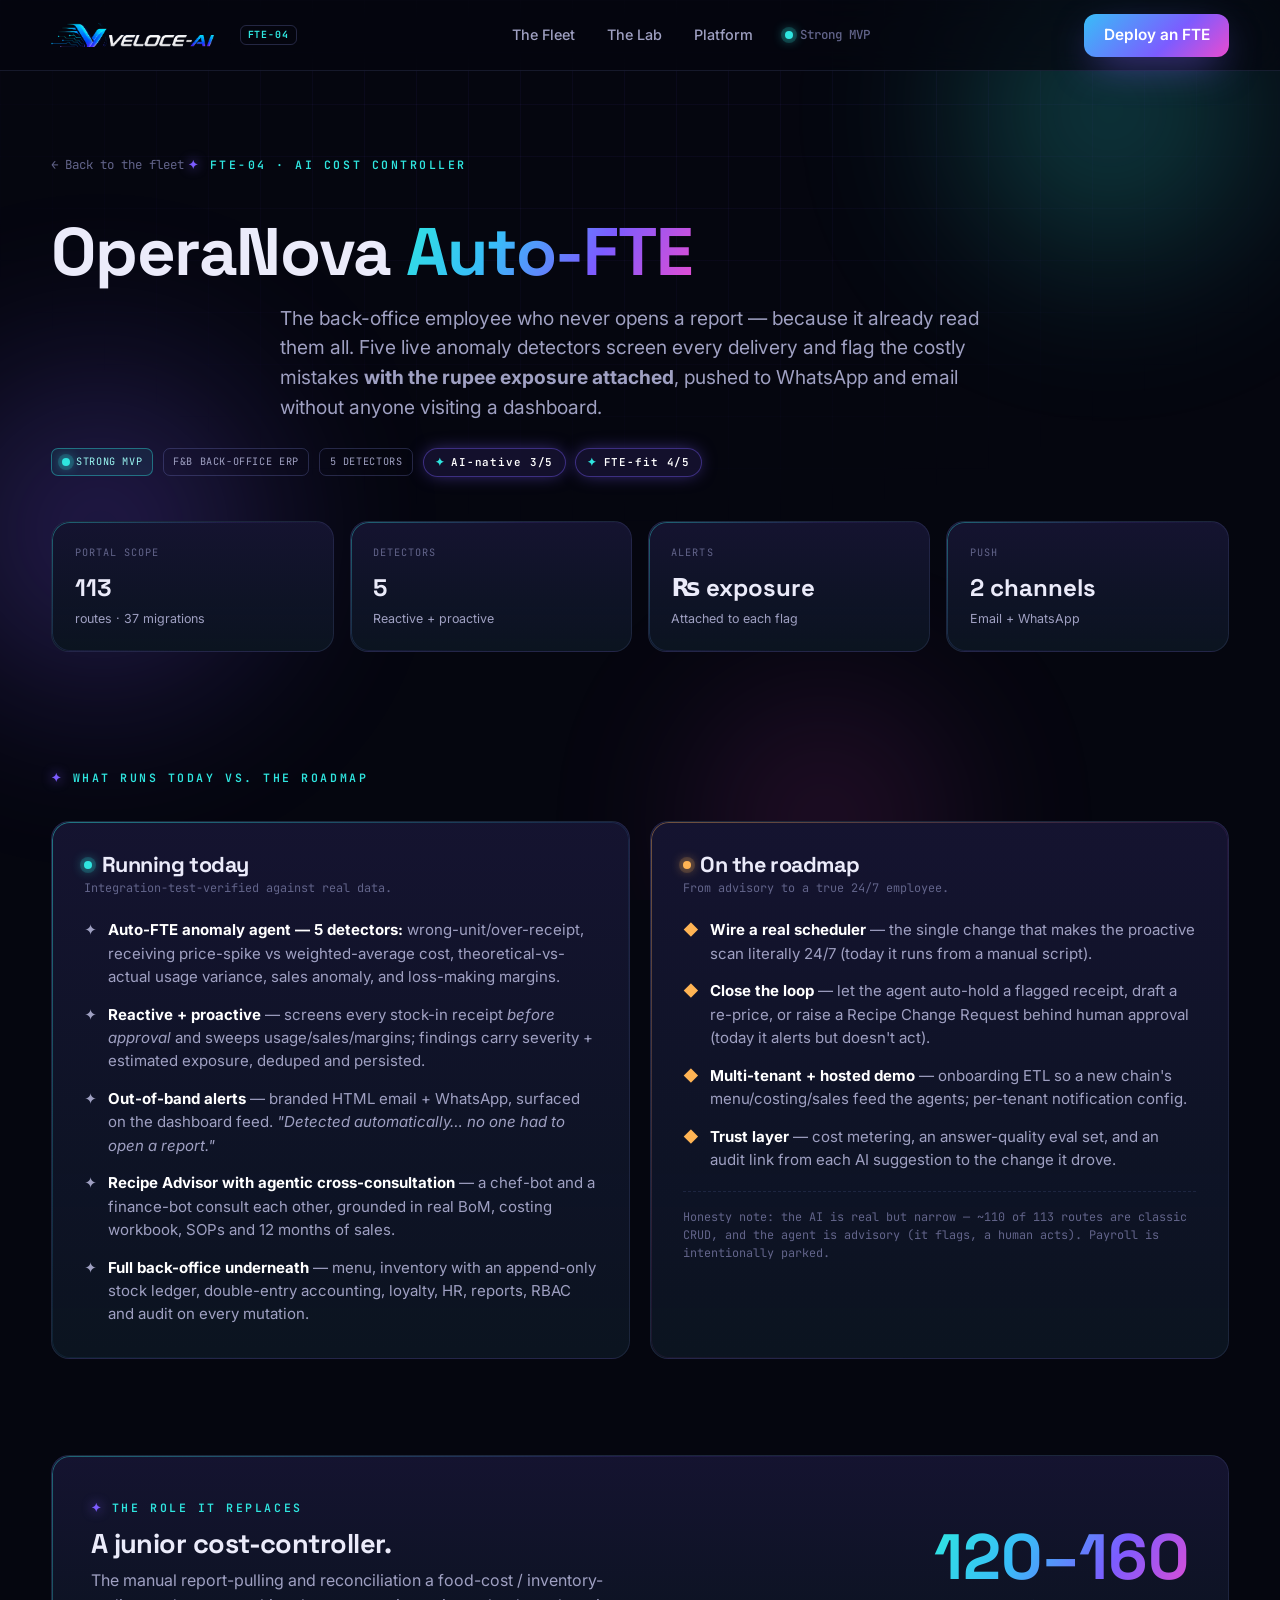
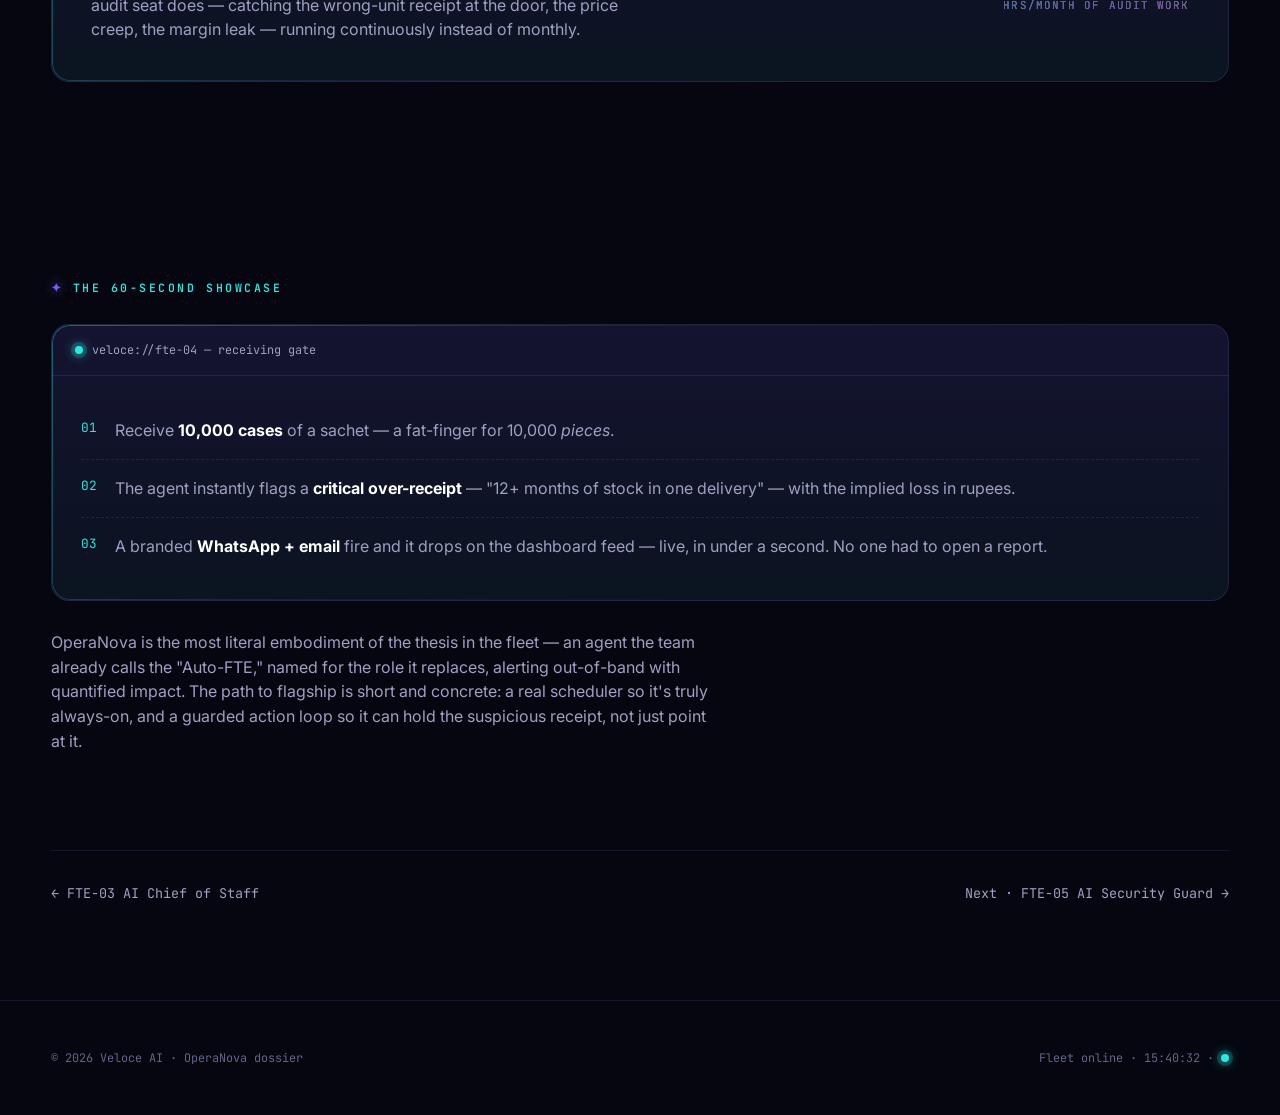
<file: products/operanova.html>
<!DOCTYPE html>
<html lang="en">
<head>
<meta charset="UTF-8" />
<meta name="viewport" content="width=device-width, initial-scale=1.0" />
<title>OperaNova Auto-FTE · AI Cost Controller — Veloce AI FTE-04</title>
<link rel="icon" type="image/png" href="../assets/favicon.png?v=2026" />
<meta name="description" content="OperaNova's Auto-FTE agent screens every delivery with five live anomaly detectors and flags the costly ones with the rupee exposure attached — pushed to WhatsApp and email automatically." />
<link rel="preconnect" href="https://fonts.googleapis.com">
<link rel="preconnect" href="https://fonts.gstatic.com" crossorigin>
<link href="https://fonts.googleapis.com/css2?family=Space+Grotesk:wght@500;600;700&family=Inter:wght@400;500;600;700&family=JetBrains+Mono:wght@400;500;600&display=swap" rel="stylesheet">
<link rel="stylesheet" href="../assets/styles.css?v=42" />
<noscript><style>.reveal{opacity:1!important;transform:none!important}</style></noscript>
</head>
<body>
<div class="void-base"></div>
<div class="orbs"><span class="orb c1"></span><span class="orb c2"></span><span class="orb c3"></span></div>
<div class="grid-bg"></div>

<nav>
  <div class="wrap">
    <a class="brand" href="../index.html"><img src="../assets/veloce-word-2026.png?v=2026" alt="Veloce-AI" style="height:24px;width:auto;vertical-align:middle" /> <span class="ai">FTE-04</span></a>
    <div class="nav-links">
      <a href="../index.html#fleet">The Fleet</a>
      <a href="../lab.html">The Lab</a>
      <a href="../index.html#platform">Platform</a>
      <span class="nav-clock"><span class="dot"></span> Strong MVP</span>
    </div>
    <div class="nav-cta"><a href="../index.html#final" class="btn btn-primary" style="padding:.6rem 1.2rem">Deploy an FTE</a></div>
    <div class="nav-burger"><span></span><span></span><span></span></div>
  </div>
</nav>

<header class="hero p-hero">
  <div class="wrap">
    <a class="p-back" href="../index.html#fleet">← Back to the fleet</a>
    <span class="eyebrow reveal">FTE-04 · AI Cost Controller</span>
    <h1 class="reveal">OperaNova <span class="ai-grad-text">Auto-FTE</span></h1>
    <p class="sub reveal">The back-office employee who never opens a report — because it already read them all. Five live anomaly detectors screen every delivery and flag the costly mistakes <b>with the rupee exposure attached</b>, pushed to WhatsApp and email without anyone visiting a dashboard.</p>
    <div class="p-badges reveal">
      <span class="tag tag-live"><span class="dot"></span> Strong MVP</span>
      <span class="tag">F&amp;B back-office ERP</span>
      <span class="tag">5 detectors</span>
      <span class="ai-badge">AI-native 3/5</span>
      <span class="ai-badge">FTE-fit 4/5</span>
    </div>
    <div class="spec-grid reveal">
      <div class="spec glass"><div class="k">Portal scope</div><div class="v">113<small>routes · 37 migrations</small></div></div>
      <div class="spec glass"><div class="k">Detectors</div><div class="v">5<small>Reactive + proactive</small></div></div>
      <div class="spec glass"><div class="k">Alerts</div><div class="v">₨ exposure<small>Attached to each flag</small></div></div>
      <div class="spec glass"><div class="k">Push</div><div class="v">2 channels<small>Email + WhatsApp</small></div></div>
    </div>
  </div>
</header>

<section style="padding-top:3rem">
  <div class="wrap">
    <div class="section-head left reveal" style="margin-bottom:2rem"><span class="eyebrow">What runs today vs. the roadmap</span></div>
    <div class="cols">
      <div class="card live glass reveal">
        <h3><span class="dot"></span> Running today</h3>
        <div class="csub">Integration-test-verified against real data.</div>
        <ul class="feat">
          <li><span class="ck">✦</span><span><b>Auto-FTE anomaly agent — 5 detectors:</b> wrong-unit/over-receipt, receiving price-spike vs weighted-average cost, theoretical-vs-actual usage variance, sales anomaly, and loss-making margins.</span></li>
          <li><span class="ck">✦</span><span><b>Reactive + proactive</b> — screens every stock-in receipt <em>before approval</em> and sweeps usage/sales/margins; findings carry severity + estimated exposure, deduped and persisted.</span></li>
          <li><span class="ck">✦</span><span><b>Out-of-band alerts</b> — branded HTML email + WhatsApp, surfaced on the dashboard feed. <em>"Detected automatically… no one had to open a report."</em></span></li>
          <li><span class="ck">✦</span><span><b>Recipe Advisor with agentic cross-consultation</b> — a chef-bot and a finance-bot consult each other, grounded in real BoM, costing workbook, SOPs and 12 months of sales.</span></li>
          <li><span class="ck">✦</span><span><b>Full back-office underneath</b> — menu, inventory with an append-only stock ledger, double-entry accounting, loyalty, HR, reports, RBAC and audit on every mutation.</span></li>
        </ul>
      </div>
      <div class="card road glass reveal">
        <h3><span class="dot amber"></span> On the roadmap</h3>
        <div class="csub">From advisory to a true 24/7 employee.</div>
        <ul class="feat">
          <li><span class="ck" style="color:var(--amber)">◆</span><span><b>Wire a real scheduler</b> — the single change that makes the proactive scan literally 24/7 (today it runs from a manual script).</span></li>
          <li><span class="ck" style="color:var(--amber)">◆</span><span><b>Close the loop</b> — let the agent auto-hold a flagged receipt, draft a re-price, or raise a Recipe Change Request behind human approval (today it alerts but doesn't act).</span></li>
          <li><span class="ck" style="color:var(--amber)">◆</span><span><b>Multi-tenant + hosted demo</b> — onboarding ETL so a new chain's menu/costing/sales feed the agents; per-tenant notification config.</span></li>
          <li><span class="ck" style="color:var(--amber)">◆</span><span><b>Trust layer</b> — cost metering, an answer-quality eval set, and an audit link from each AI suggestion to the change it drove.</span></li>
        </ul>
        <p class="honest-note">Honesty note: the AI is real but narrow — ~110 of 113 routes are classic CRUD, and the agent is advisory (it flags, a human acts). Payroll is intentionally parked.</p>
      </div>
    </div>
  </div>
</section>

<section style="padding-top:0">
  <div class="wrap">
    <div class="replaces glass reveal">
      <div>
        <span class="eyebrow">The role it replaces</span>
        <h3>A junior cost-controller.</h3>
        <p>The manual report-pulling and reconciliation a food-cost / inventory-audit seat does — catching the wrong-unit receipt at the door, the price creep, the margin leak — running continuously instead of monthly.</p>
      </div>
      <div class="big ai-grad-text">120–160<small>hrs/month of audit work</small></div>
    </div>
  </div>
</section>

<section>
  <div class="wrap">
    <div class="section-head left reveal" style="margin-bottom:1.6rem"><span class="eyebrow">The 60-second showcase</span></div>
    <div class="demo-card glass reveal">
      <div class="demo-head"><span class="dot"></span> veloce://fte-04 — receiving gate</div>
      <div class="demo-body">
        <div class="demo-step"><div class="sn">01</div><div class="st">Receive <b>10,000 cases</b> of a sachet — a fat-finger for 10,000 <em>pieces</em>.</div></div>
        <div class="demo-step"><div class="sn">02</div><div class="st">The agent instantly flags a <b>critical over-receipt</b> — "12+ months of stock in one delivery" — with the implied loss in rupees.</div></div>
        <div class="demo-step"><div class="sn">03</div><div class="st">A branded <b>WhatsApp + email</b> fire and it drops on the dashboard feed — live, in under a second. No one had to open a report.</div></div>
      </div>
    </div>
    <div class="prose reveal"><p>OperaNova is the most literal embodiment of the thesis in the fleet — an agent the team already calls the "Auto-FTE," named for the role it replaces, alerting out-of-band with quantified impact. The path to flagship is short and concrete: a real scheduler so it's truly always-on, and a guarded action loop so it can hold the suspicious receipt, not just point at it.</p></div>
  </div>
</section>

<section style="padding-top:0">
  <div class="wrap"><div class="pager">
    <a href="aria-assistant.html">← FTE-03 AI Chief of Staff</a>
    <a href="vision-alert.html">Next · FTE-05 AI Security Guard →</a>
  </div></div>
</section>

<footer>
  <div class="wrap"><div class="foot-bottom" style="border:none;margin:0;padding:0">
    <span>© 2026 Veloce AI · OperaNova dossier</span>
    <span>Fleet online · <span data-clock>00:00:00</span> · <span class="dot" style="display:inline-block"></span></span>
  </div></div>
</footer>

<script src="../assets/app.js?v=42"></script>
</body>
</html>
</file>
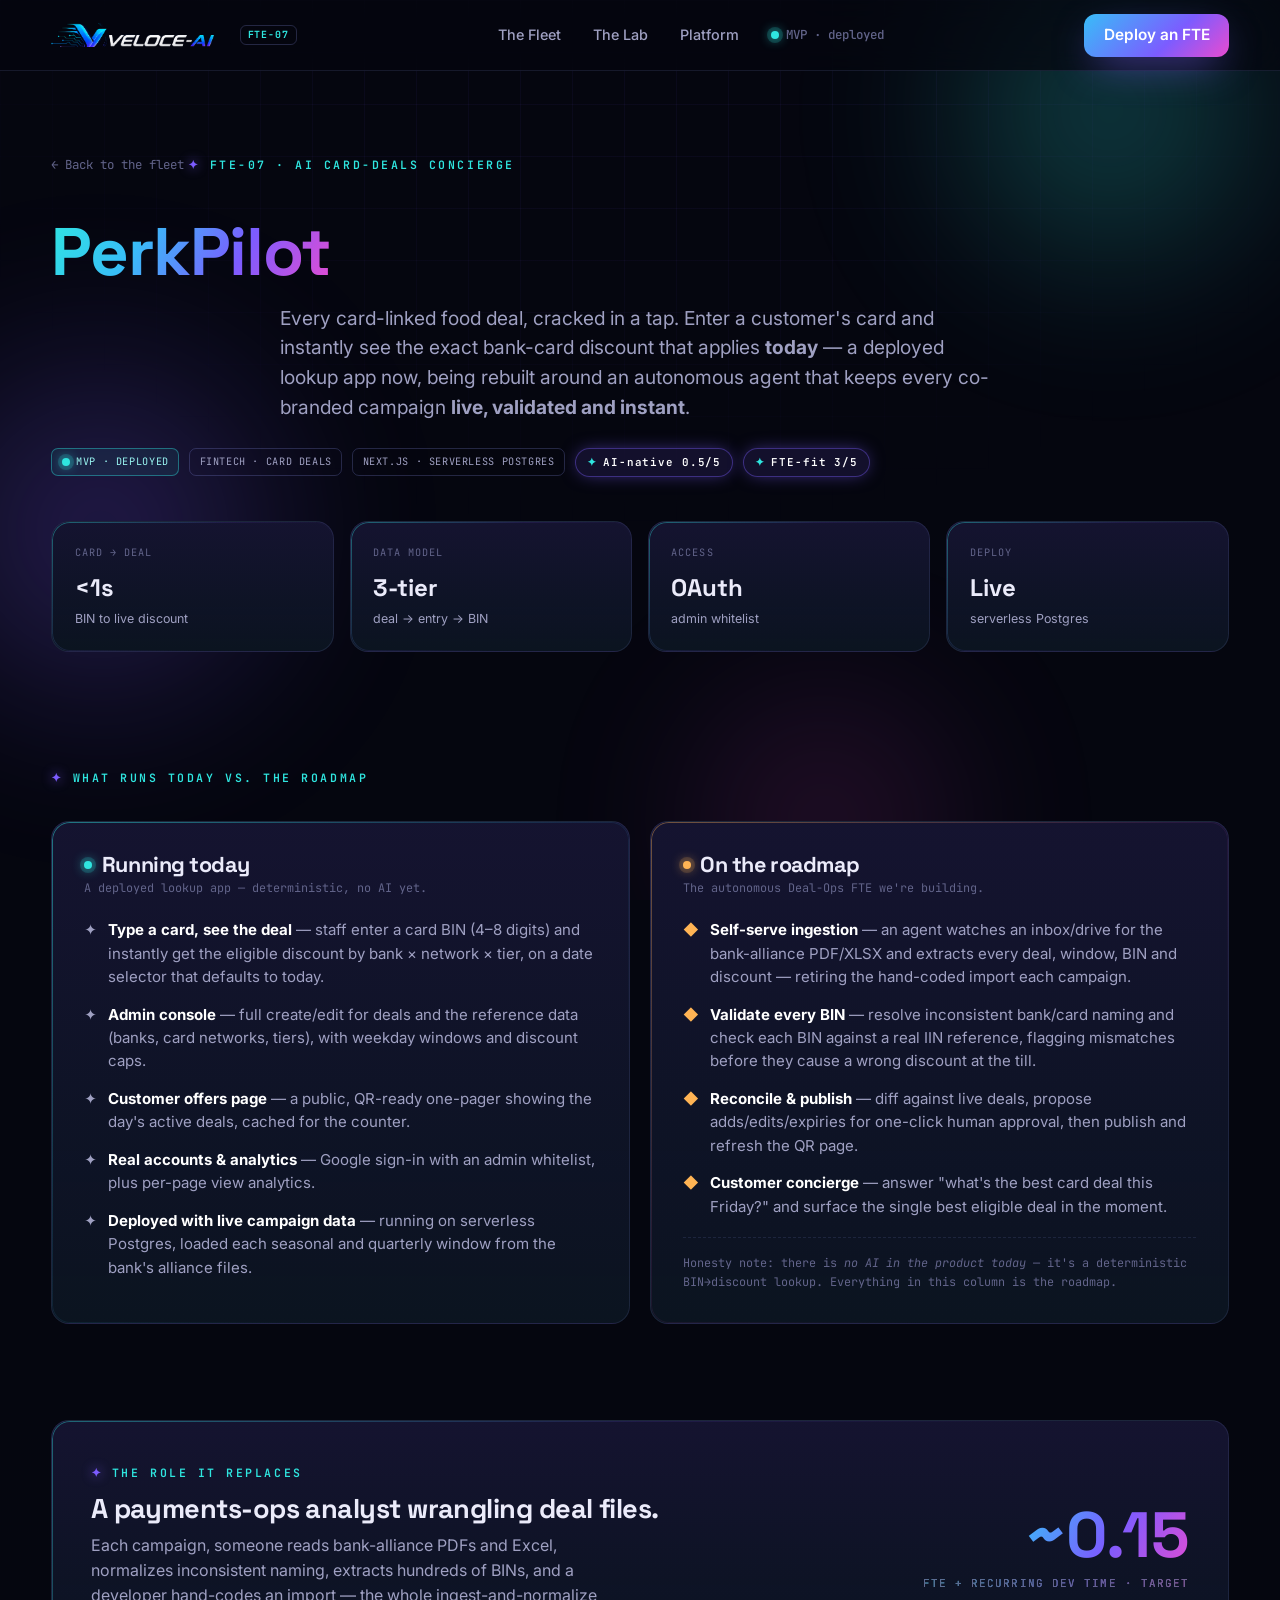
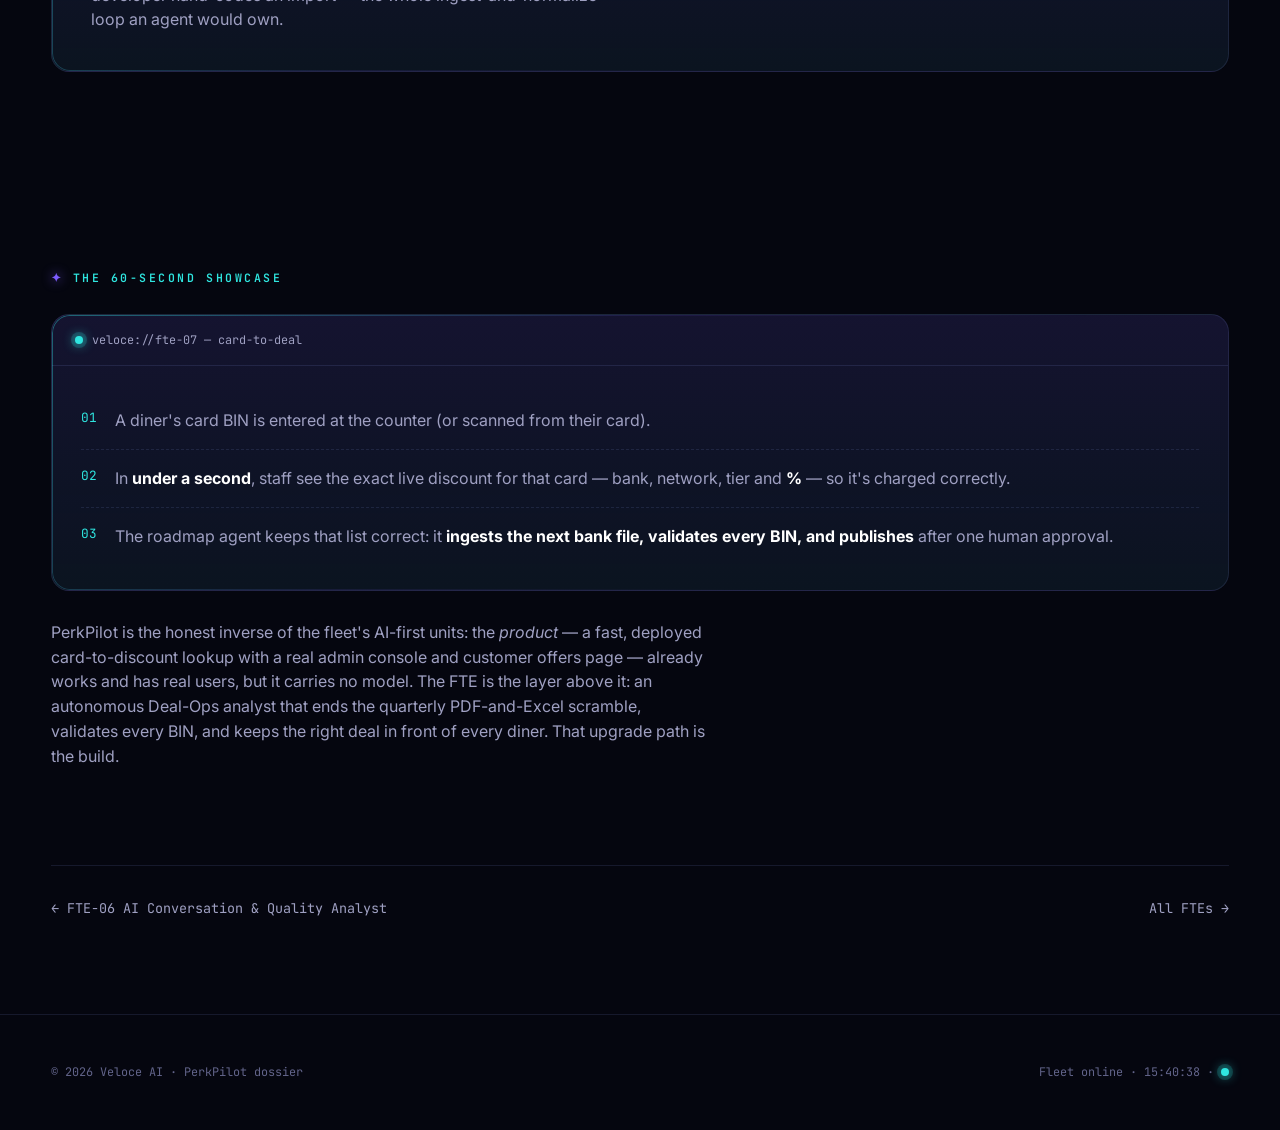
<file: products/perkpilot.html>
<!DOCTYPE html>
<html lang="en">
<head>
<meta charset="UTF-8" />
<meta name="viewport" content="width=device-width, initial-scale=1.0" />
<title>PerkPilot · AI Card-Deals Concierge — Veloce AI FTE-07</title>
<link rel="icon" type="image/png" href="../assets/favicon.png?v=2026" />
<meta name="description" content="PerkPilot turns a customer's card into the best co-branded food deal in a tap. A deployed BIN→discount lookup today, being rebuilt around an autonomous agent that keeps every bank-card campaign live, validated and instant." />
<link rel="preconnect" href="https://fonts.googleapis.com">
<link rel="preconnect" href="https://fonts.gstatic.com" crossorigin>
<link href="https://fonts.googleapis.com/css2?family=Space+Grotesk:wght@500;600;700&family=Inter:wght@400;500;600;700&family=JetBrains+Mono:wght@400;500;600&display=swap" rel="stylesheet">
<link rel="stylesheet" href="../assets/styles.css?v=42" />
<noscript><style>.reveal{opacity:1!important;transform:none!important}</style></noscript>
</head>
<body>
<div class="void-base"></div>
<div class="orbs"><span class="orb c1"></span><span class="orb c2"></span><span class="orb c3"></span></div>
<div class="grid-bg"></div>

<nav>
  <div class="wrap">
    <a class="brand" href="../index.html"><img src="../assets/veloce-word-2026.png?v=2026" alt="Veloce-AI" style="height:24px;width:auto;vertical-align:middle" /> <span class="ai">FTE-07</span></a>
    <div class="nav-links">
      <a href="../index.html#fleet">The Fleet</a>
      <a href="../lab.html">The Lab</a>
      <a href="../index.html#platform">Platform</a>
      <span class="nav-clock"><span class="dot"></span> MVP · deployed</span>
    </div>
    <div class="nav-cta"><a href="../index.html#final" class="btn btn-primary" style="padding:.6rem 1.2rem">Deploy an FTE</a></div>
    <div class="nav-burger"><span></span><span></span><span></span></div>
  </div>
</nav>

<header class="hero p-hero">
  <div class="wrap">
    <a class="p-back" href="../index.html#fleet">← Back to the fleet</a>
    <span class="eyebrow reveal">FTE-07 · AI Card-Deals Concierge</span>
    <h1 class="reveal"><span class="ai-grad-text">PerkPilot</span></h1>
    <p class="sub reveal">Every card-linked food deal, cracked in a tap. Enter a customer's card and instantly see the exact bank-card discount that applies <b>today</b> — a deployed lookup app now, being rebuilt around an autonomous agent that keeps every co-branded campaign <b>live, validated and instant</b>.</p>
    <div class="p-badges reveal">
      <span class="tag tag-live"><span class="dot"></span> MVP · deployed</span>
      <span class="tag">Fintech · card deals</span>
      <span class="tag">Next.js · serverless Postgres</span>
      <span class="ai-badge">AI-native 0.5/5</span>
      <span class="ai-badge">FTE-fit 3/5</span>
    </div>
    <div class="spec-grid reveal">
      <div class="spec glass"><div class="k">Card → deal</div><div class="v">&lt;1s<small>BIN to live discount</small></div></div>
      <div class="spec glass"><div class="k">Data model</div><div class="v">3-tier<small>deal → entry → BIN</small></div></div>
      <div class="spec glass"><div class="k">Access</div><div class="v">OAuth<small>admin whitelist</small></div></div>
      <div class="spec glass"><div class="k">Deploy</div><div class="v">Live<small>serverless Postgres</small></div></div>
    </div>
  </div>
</header>

<section style="padding-top:3rem">
  <div class="wrap">
    <div class="section-head left reveal" style="margin-bottom:2rem"><span class="eyebrow">What runs today vs. the roadmap</span></div>
    <div class="cols">
      <div class="card live glass reveal">
        <h3><span class="dot"></span> Running today</h3>
        <div class="csub">A deployed lookup app — deterministic, no AI yet.</div>
        <ul class="feat">
          <li><span class="ck">✦</span><span><b>Type a card, see the deal</b> — staff enter a card BIN (4–8 digits) and instantly get the eligible discount by bank × network × tier, on a date selector that defaults to today.</span></li>
          <li><span class="ck">✦</span><span><b>Admin console</b> — full create/edit for deals and the reference data (banks, card networks, tiers), with weekday windows and discount caps.</span></li>
          <li><span class="ck">✦</span><span><b>Customer offers page</b> — a public, QR-ready one-pager showing the day's active deals, cached for the counter.</span></li>
          <li><span class="ck">✦</span><span><b>Real accounts &amp; analytics</b> — Google sign-in with an admin whitelist, plus per-page view analytics.</span></li>
          <li><span class="ck">✦</span><span><b>Deployed with live campaign data</b> — running on serverless Postgres, loaded each seasonal and quarterly window from the bank's alliance files.</span></li>
        </ul>
      </div>
      <div class="card road glass reveal">
        <h3><span class="dot amber"></span> On the roadmap</h3>
        <div class="csub">The autonomous Deal-Ops FTE we're building.</div>
        <ul class="feat">
          <li><span class="ck" style="color:var(--amber)">◆</span><span><b>Self-serve ingestion</b> — an agent watches an inbox/drive for the bank-alliance PDF/XLSX and extracts every deal, window, BIN and discount — retiring the hand-coded import each campaign.</span></li>
          <li><span class="ck" style="color:var(--amber)">◆</span><span><b>Validate every BIN</b> — resolve inconsistent bank/card naming and check each BIN against a real IIN reference, flagging mismatches before they cause a wrong discount at the till.</span></li>
          <li><span class="ck" style="color:var(--amber)">◆</span><span><b>Reconcile &amp; publish</b> — diff against live deals, propose adds/edits/expiries for one-click human approval, then publish and refresh the QR page.</span></li>
          <li><span class="ck" style="color:var(--amber)">◆</span><span><b>Customer concierge</b> — answer "what's the best card deal this Friday?" and surface the single best eligible deal in the moment.</span></li>
        </ul>
        <p class="honest-note">Honesty note: there is <em>no AI in the product today</em> — it's a deterministic BIN→discount lookup. Everything in this column is the roadmap.</p>
      </div>
    </div>
  </div>
</section>

<section style="padding-top:0">
  <div class="wrap">
    <div class="replaces glass reveal">
      <div>
        <span class="eyebrow">The role it replaces</span>
        <h3>A payments-ops analyst wrangling deal files.</h3>
        <p>Each campaign, someone reads bank-alliance PDFs and Excel, normalizes inconsistent naming, extracts hundreds of BINs, and a developer hand-codes an import — the whole ingest-and-normalize loop an agent would own.</p>
      </div>
      <div class="big ai-grad-text">~0.15<small>FTE + recurring dev time · target</small></div>
    </div>
  </div>
</section>

<section>
  <div class="wrap">
    <div class="section-head left reveal" style="margin-bottom:1.6rem"><span class="eyebrow">The 60-second showcase</span></div>
    <div class="demo-card glass reveal">
      <div class="demo-head"><span class="dot"></span> veloce://fte-07 — card-to-deal</div>
      <div class="demo-body">
        <div class="demo-step"><div class="sn">01</div><div class="st">A diner's card BIN is entered at the counter (or scanned from their card).</div></div>
        <div class="demo-step"><div class="sn">02</div><div class="st">In <b>under a second</b>, staff see the exact live discount for that card — bank, network, tier and <b>%</b> — so it's charged correctly.</div></div>
        <div class="demo-step"><div class="sn">03</div><div class="st">The roadmap agent keeps that list correct: it <b>ingests the next bank file, validates every BIN, and publishes</b> after one human approval.</div></div>
      </div>
    </div>
    <div class="prose reveal"><p>PerkPilot is the honest inverse of the fleet's AI-first units: the <em>product</em> — a fast, deployed card-to-discount lookup with a real admin console and customer offers page — already works and has real users, but it carries no model. The FTE is the layer above it: an autonomous Deal-Ops analyst that ends the quarterly PDF-and-Excel scramble, validates every BIN, and keeps the right deal in front of every diner. That upgrade path is the build.</p></div>
  </div>
</section>

<section style="padding-top:0">
  <div class="wrap"><div class="pager">
    <a href="vocalytic.html">← FTE-06 AI Conversation &amp; Quality Analyst</a>
    <a href="../index.html#fleet">All FTEs →</a>
  </div></div>
</section>

<footer>
  <div class="wrap"><div class="foot-bottom" style="border:none;margin:0;padding:0">
    <span>© 2026 Veloce AI · PerkPilot dossier</span>
    <span>Fleet online · <span data-clock>00:00:00</span> · <span class="dot" style="display:inline-block"></span></span>
  </div></div>
</footer>

<script src="../assets/app.js?v=42"></script>
</body>
</html>
</file>
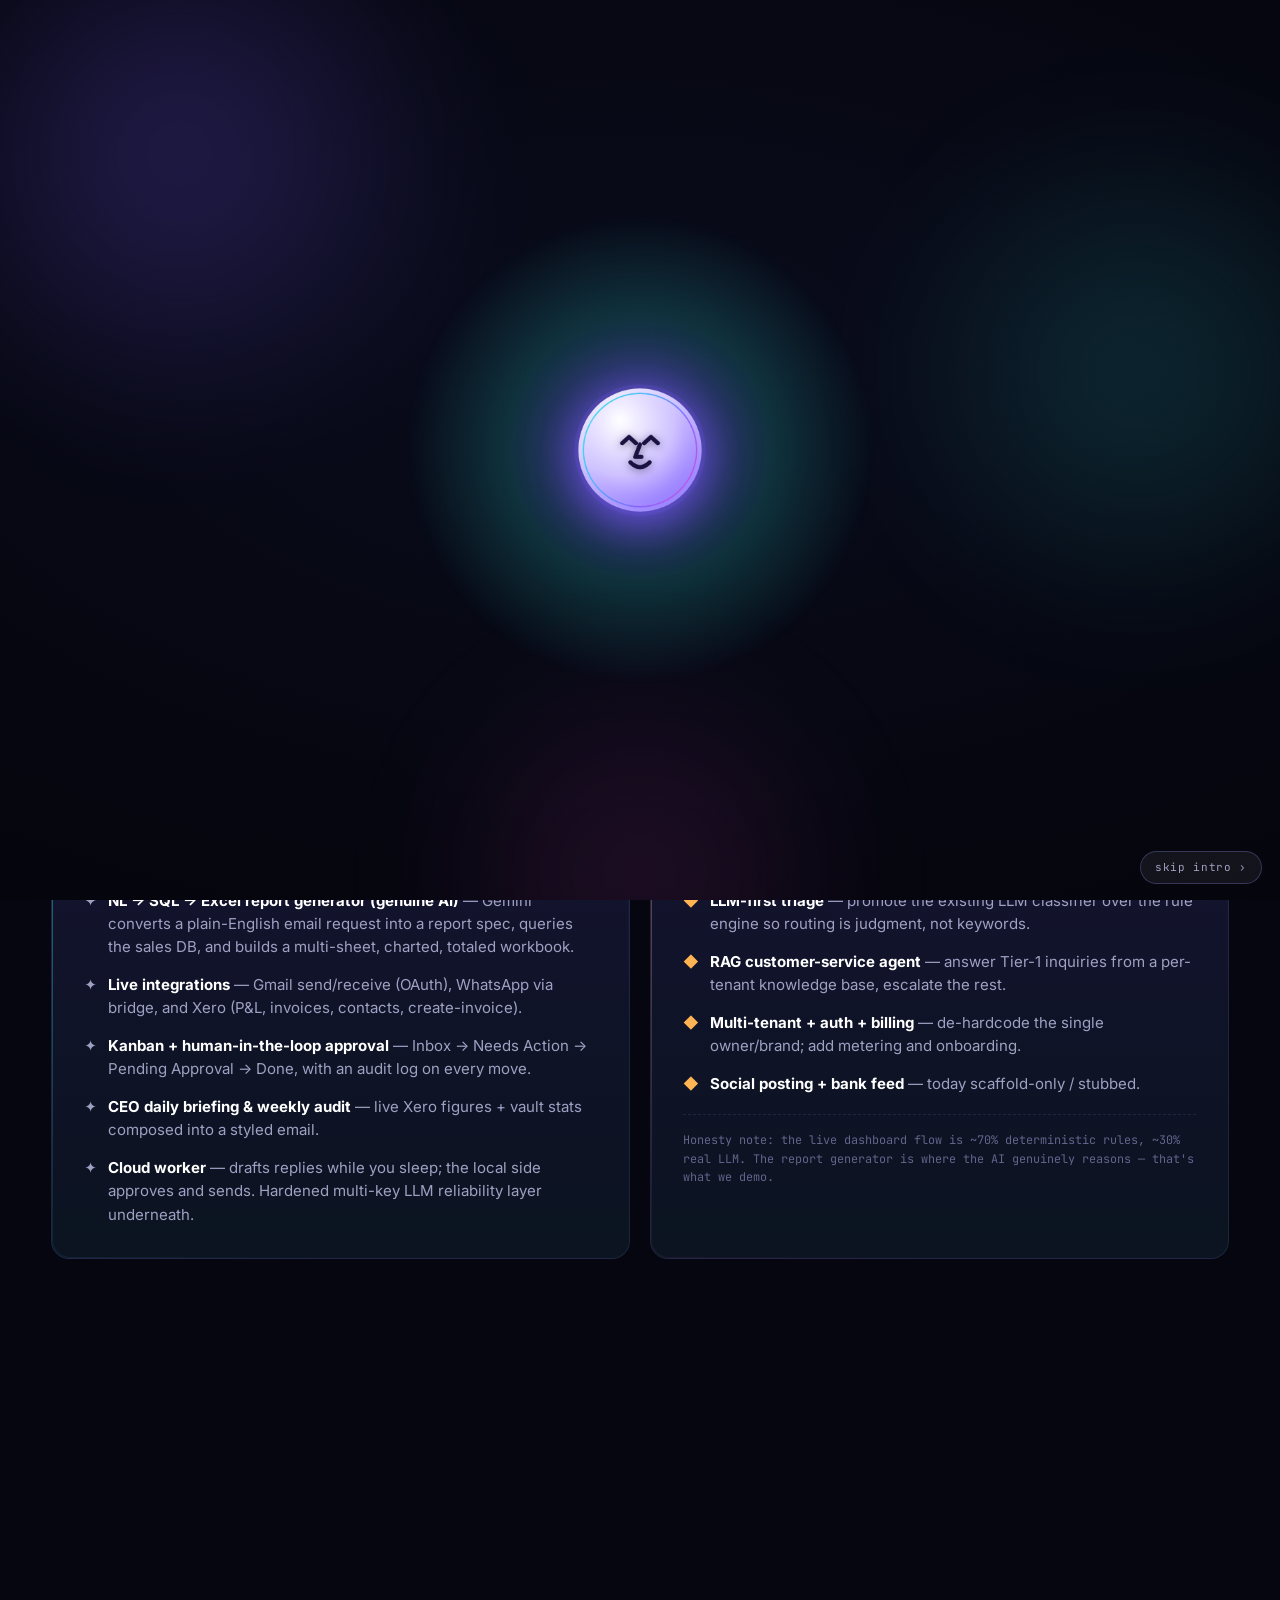
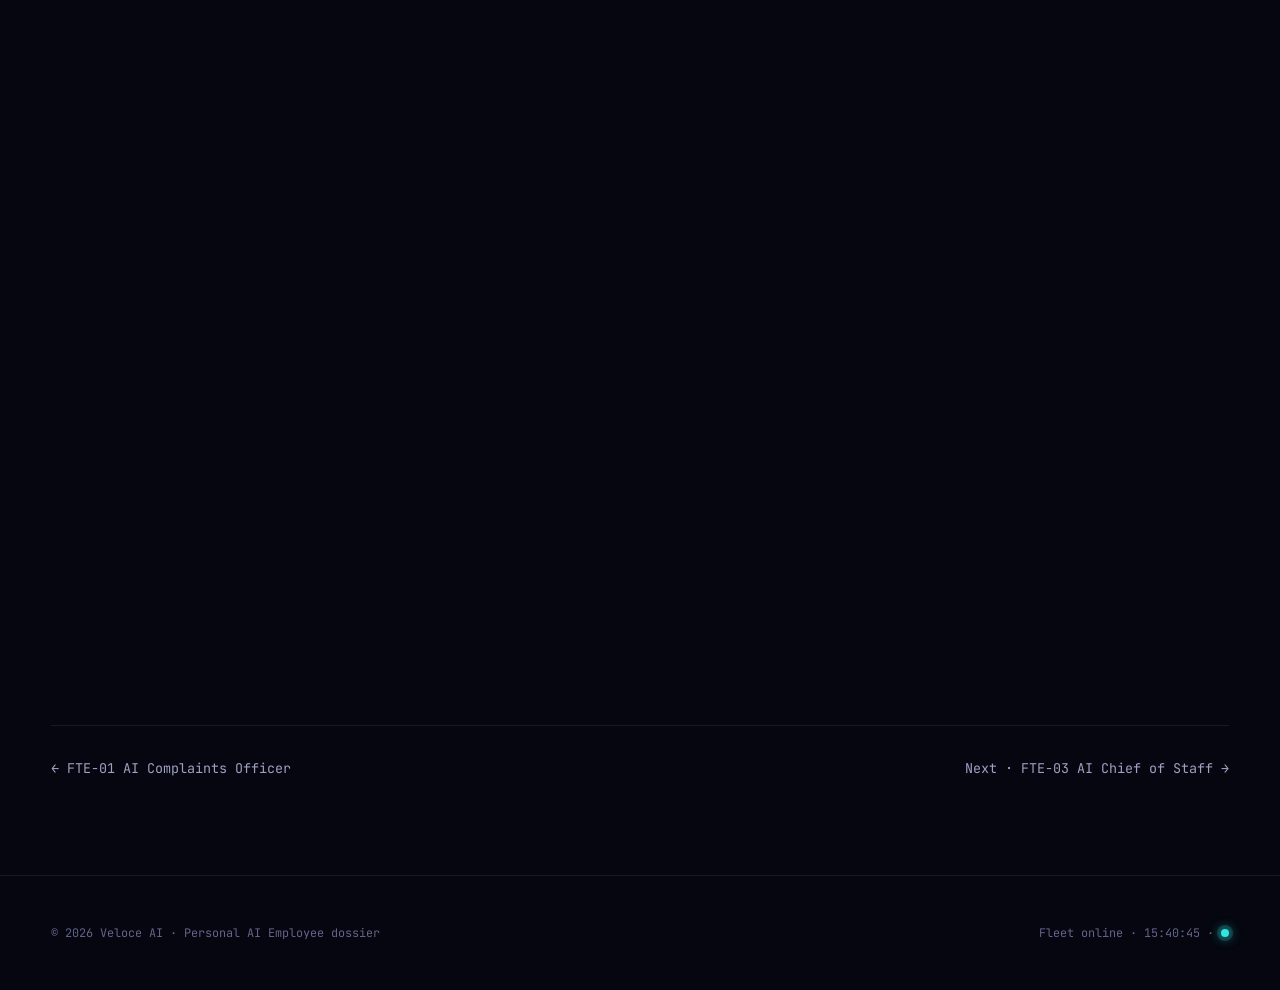
<file: products/personal-ai-employee.html>
<!DOCTYPE html>
<html lang="en">
<head>
<meta charset="UTF-8" />
<meta name="viewport" content="width=device-width, initial-scale=1.0" />
<title>Personal AI Employee · AI Back-Office Clerk — Veloce AI FTE-02</title>
<link rel="icon" type="image/png" href="../assets/favicon.png?v=2026" />
<meta name="description" content="A 24/7 AI back-office clerk that watches Gmail, WhatsApp and Xero, triages work, and turns a plain-English request into a charted Excel finance report." />
<link rel="preconnect" href="https://fonts.googleapis.com">
<link rel="preconnect" href="https://fonts.gstatic.com" crossorigin>
<link href="https://fonts.googleapis.com/css2?family=Space+Grotesk:wght@500;600;700&family=Inter:wght@400;500;600;700&family=JetBrains+Mono:wght@400;500;600&display=swap" rel="stylesheet">
<link rel="stylesheet" href="../assets/styles.css?v=42" />
<noscript><style>.reveal{opacity:1!important;transform:none!important}</style></noscript>

<!-- ===== Personal_E intro overlay (plays on load, then reveals this page as-is) ===== -->
<style id="pei-style">
  :root{ --pei-glow-v:rgba(124,92,255,.55); }
  html.pei-lock,body.pei-lock{overflow:hidden!important}
  #pei-intro{position:fixed;inset:0;z-index:9999;overflow:hidden;display:grid;place-items:center;
    background:radial-gradient(120vw 90vh at 50% 40%,#0A0C1C 0%,#05060F 60%,#03040A 100%);
    transition:opacity .8s ease,visibility .8s}
  #pei-intro.pei-gone{opacity:0;visibility:hidden;pointer-events:none}
  #pei-intro .pei-bg{position:absolute;inset:0;pointer-events:none;overflow:hidden}
  #pei-intro .pei-bg span{position:absolute;border-radius:50%;filter:blur(60px);opacity:.5}
  #pei-intro .pei-bg .b1{width:52vw;height:52vw;left:-12vw;top:-14vw;background:radial-gradient(circle,rgba(124,92,255,.5),transparent 65%)}
  #pei-intro .pei-bg .b2{width:46vw;height:46vw;right:-12vw;top:6vw;background:radial-gradient(circle,rgba(47,230,224,.32),transparent 65%)}
  #pei-intro .pei-bg .b3{width:40vw;height:40vw;left:30vw;bottom:-18vw;background:radial-gradient(circle,rgba(233,75,208,.28),transparent 65%)}
  #pei-cards{position:absolute;inset:0;z-index:1}
  .pei-ncard{position:absolute;left:50%;top:50%;width:224px;background:rgba(255,255,255,.045);
    border:1px solid rgba(150,160,255,.14);border-radius:14px;padding:10px 12px;display:flex;gap:10px;align-items:flex-start;
    backdrop-filter:blur(10px);-webkit-backdrop-filter:blur(10px);
    box-shadow:0 18px 44px -22px rgba(0,0,0,.8),inset 0 1px 0 rgba(255,255,255,.05);
    font-family:'Inter',system-ui,sans-serif;
    transform:translate(-50%,-50%) translate(var(--x),var(--y)) scale(.55);opacity:0;will-change:transform,opacity;
    transition:transform .85s cubic-bezier(.16,1,.3,1),opacity .55s ease}
  .pei-ncard .ic{width:32px;height:32px;border-radius:8px;flex:none;display:grid;place-items:center;font-size:15px;color:#fff;
    box-shadow:inset 0 0 0 1px rgba(255,255,255,.18),0 4px 10px -4px rgba(0,0,0,.6)}
  .pei-ncard .tx{min-width:0}
  .pei-ncard .app{font-family:'JetBrains Mono',monospace;font-size:8.5px;color:#62648A;text-transform:uppercase;letter-spacing:.1em;margin-bottom:1px}
  .pei-ncard .tt{font-weight:700;font-size:12.5px;letter-spacing:-.01em;color:#F3F3FB;white-space:nowrap;overflow:hidden;text-overflow:ellipsis}
  .pei-ncard .st{font-size:11px;color:#9FA0C2;margin-top:1px;white-space:nowrap;overflow:hidden;text-overflow:ellipsis}
  .pei-ncard .liv{position:absolute;top:9px;right:10px;width:6px;height:6px;border-radius:50%;background:#2FE6E0;box-shadow:0 0 8px #2FE6E0}
  #pei-intro[data-phase="scatter"] .pei-ncard,#pei-intro[data-phase="converge"] .pei-ncard{opacity:1}
  #pei-intro[data-phase="scatter"] .pei-ncard{transform:translate(-50%,-50%) translate(var(--x),var(--y)) scale(1)}
  #pei-intro[data-phase="converge"] .pei-ncard{transform:translate(-50%,-50%) translate(calc(var(--x)*.05),calc(var(--y)*.05)) scale(.22);
    opacity:0;transition:transform 1.05s cubic-bezier(.7,0,.3,1),opacity .95s ease .1s}
  .pei-halo{position:absolute;left:50%;top:50%;width:560px;height:560px;border-radius:50%;z-index:2;
    transform:translate(-50%,-50%) scale(.2);opacity:0;will-change:transform,opacity;
    background:radial-gradient(circle,var(--pei-glow-v) 0%,rgba(47,230,224,.18) 40%,transparent 70%)}
  #pei-intro[data-phase="converge"] .pei-halo{opacity:1;transform:translate(-50%,-50%) scale(.85);transition:opacity .8s ease,transform 1.1s cubic-bezier(.16,1,.3,1)}
  #pei-intro[data-phase="orb"] .pei-halo,#pei-intro[data-phase="reveal"] .pei-halo{opacity:1;transform:translate(-50%,-50%) scale(1);animation:peihalo 3.4s ease-in-out infinite}
  @keyframes peihalo{0%,100%{transform:translate(-50%,-50%) scale(1);opacity:.9}50%{transform:translate(-50%,-50%) scale(1.1);opacity:1}}
  .pei-orb{position:absolute;left:50%;top:50%;width:176px;height:176px;border-radius:50%;z-index:3;
    transform:translate(-50%,-50%) scale(.2);opacity:0;will-change:transform,opacity;
    background:radial-gradient(130% 130% at 34% 26%,#FFFFFF 0%,#CFC2FF 34%,#7C5CFF 66%,#3A2A80 100%);
    box-shadow:0 24px 70px -18px rgba(124,92,255,.7),0 0 0 6px rgba(124,92,255,.16),0 0 70px 8px var(--pei-glow-v),inset 0 0 30px -6px rgba(255,255,255,.5);
    display:grid;place-items:center}
  .pei-orb::before{content:"";position:absolute;inset:6px;border-radius:50%;padding:2px;
    background:linear-gradient(120deg,#2FE6E0,#38BDF8 32%,#7C5CFF 66%,#E94BD0);
    -webkit-mask:linear-gradient(#000 0 0) content-box,linear-gradient(#000 0 0);-webkit-mask-composite:xor;mask-composite:exclude;opacity:.9}
  #pei-intro[data-phase="converge"] .pei-orb{opacity:1;transform:translate(-50%,-50%) scale(.7);transition:transform .9s cubic-bezier(.34,1.56,.64,1) .25s,opacity .5s ease .25s}
  #pei-intro[data-phase="orb"] .pei-orb,#pei-intro[data-phase="reveal"] .pei-orb{opacity:1;transform:translate(-50%,-50%) scale(1);transition:transform .8s cubic-bezier(.34,1.56,.64,1)}
  #pei-intro[data-phase="reveal"] .pei-orb{transform:translate(-50%,-50%) translateY(-4px) scale(.9);transition:transform .9s cubic-bezier(.16,1,.3,1)}
  .pei-orb svg{width:98px;height:98px;position:relative;z-index:1;filter:drop-shadow(0 2px 6px rgba(20,10,60,.5))}
  .pei-orb .blink{transform-origin:center;animation:peiblink 4.2s ease-in-out infinite}
  @keyframes peiblink{0%,92%,100%{transform:scaleY(1)}96%{transform:scaleY(.1)}}
  .pei-skip{position:fixed;right:18px;bottom:16px;z-index:10000;font-family:'JetBrains Mono',monospace;font-size:11px;letter-spacing:.06em;
    color:#9FA0C2;background:rgba(255,255,255,.06);border:1px solid rgba(150,160,255,.26);border-radius:999px;padding:7px 14px;cursor:pointer;transition:opacity .4s,background .2s}
  .pei-skip:hover{background:rgba(255,255,255,.1)}
  .pei-skip.pei-gone{opacity:0;pointer-events:none}
  @media(prefers-reduced-motion:reduce){.pei-ncard,.pei-halo,.pei-orb{transition:none!important;animation:none!important}}
</style>
</head>
<body>

<!-- ===== Personal_E intro overlay ===== -->
<div id="pei-intro" data-phase="load">
  <div class="pei-bg"><span class="b1"></span><span class="b2"></span><span class="b3"></span></div>
  <div id="pei-cards"></div>
  <div class="pei-halo"></div>
  <div class="pei-orb">
    <svg viewBox="0 0 100 100" fill="none" stroke="#1a1240" stroke-width="6" stroke-linecap="round" stroke-linejoin="round">
      <g class="blink"><path d="M24 40 l10 -9 l10 9"/><path d="M56 40 l10 -9 l10 9"/></g>
      <path d="M50 42 l-7 18 l9 0"/><path d="M36 68 q14 14 28 0"/>
    </svg>
  </div>
</div>
<div class="pei-skip" onclick="peiFinish()">skip intro ›</div>
<script>
(function(){
  var intro=document.getElementById('pei-intro');
  if(!intro) return;
  var root=document.documentElement; root.classList.add('pei-lock'); document.body.classList.add('pei-lock');
  var APPS={gmail:{c:'#EA4335',e:'✉',n:'Gmail'},slack:{c:'#611f69',e:'#',n:'Slack'},stripe:{c:'#635BFF',e:'S',n:'Stripe'},
    notion:{c:'#000',e:'N',n:'Notion'},linear:{c:'#5E6AD2',e:'◪',n:'Linear'},cal:{c:'#1a73e8',e:'▦',n:'Calendar'},
    wa:{c:'#25D366',e:'✆',n:'WhatsApp'},asana:{c:'#F06A6A',e:'✓',n:'Asana'},out:{c:'#0078D4',e:'✉',n:'Outlook'},
    xero:{c:'#13B5EA',e:'x',n:'Xero'},jira:{c:'#0052CC',e:'◆',n:'Jira'},hub:{c:'#FF7A59',e:'⬡',n:'HubSpot'},
    drive:{c:'#1FA463',e:'△',n:'Drive'},zoom:{c:'#2D8CFF',e:'▷',n:'Zoom'}};
  var CARDS=[['gmail','47 unread emails','Sorted, drafted, flagged'],['stripe','Payment failed','Invoice follow-up queued'],
    ['cal','Calendar conflict','2 meetings overlap — fixed'],['slack','@here standup now','Summary posted to thread'],
    ['notion','Q3 planning note','Action items extracted'],['linear','Review PR #482','High-priority issue flagged'],
    ['asana','Landing page copy','Overdue task summarized'],['out','Flight changed','SFO→JFK delayed 2 hrs'],
    ['xero','Invoice #2231 overdue','Reminder sent to vendor'],['wa','DM from Haneen','Partner deck ready to draft'],
    ['gmail','Travel receipt','Filed under reimbursement'],['stripe','3 from Mike Torres','Proposal attached'],
    ['cal','Lunch with investor','Reservation found nearby'],['notion','Recruiter from Stripe','Low priority, archived'],
    ['linear','Safari login bug','Assigned to auth owner'],['slack','Payroll run due','Draft prepared for approval'],
    ['asana','Vendor contract','Ready for e-signature'],['out','Standup notes','Zoom link sent to thread'],
    ['jira','SEV-2 incident','Owner paged, timeline built'],['hub','New lead: Acme Co','Enriched + routed to sales'],
    ['drive','Board deck v4','Shared with 6 people'],['zoom','Recording ready','Summary + action items sent'],
    ['gmail','Refund request','Policy checked, approved'],['xero','Expenses reconciled','32 receipts matched'],
    ['cal','Reschedule 1:1','Moved to Thu 3pm'],['notion','Weekly report','Auto-compiled from 5 tools'],
    ['wa','Supplier message','Quote logged to sheet'],['jira','Sprint groomed','12 tickets triaged'],
    ['hub','Deal → Closed Won','Contract stage updated'],['out','Exec follow-up','Reply drafted for review'],
    ['asana','Onboarding checklist','New hire tasks created'],['drive','Contract redline','Changes summarized'],
    ['linear','Release notes','Drafted from merged PRs'],['slack','#general — @here','All-hands moved to 4pm'],
    ['zoom','No-show flagged','Reminder + reschedule sent'],['xero','P&L export','Charted Excel report built']];
  var wrap=document.getElementById('pei-cards');
  var W=window.innerWidth,H=window.innerHeight;
  var cellW=W<700?168:244, cellH=W<700?96:116;
  var cols=Math.max(3,Math.ceil(W/cellW)+1), rows=Math.max(4,Math.ceil(H/cellH)+1);
  var jx=cellW*0.26, jy=cellH*0.30, i=0;
  for(var r=0;r<rows;r++){ for(var c=0;c<cols;c++){
    var d=CARDS[i%CARDS.length], a=APPS[d[0]]||{c:'#7C5CFF',e:'•',n:'App'};
    var x=(c-(cols-1)/2)*cellW+((i*53)%(jx*2)-jx);
    var y=(r-(rows-1)/2)*cellH+((i*37)%(jy*2)-jy);
    var el=document.createElement('div'); el.className='pei-ncard';
    el.style.setProperty('--x',x.toFixed(0)+'px'); el.style.setProperty('--y',y.toFixed(0)+'px');
    el.style.transitionDelay=Math.min(Math.hypot(x,y)/1600,.9).toFixed(2)+'s';
    el.innerHTML='<span class="liv"></span><div class="ic" style="background:'+a.c+'">'+a.e+'</div>'+
      '<div class="tx"><div class="app">'+a.n+'</div><div class="tt">'+d[1]+'</div><div class="st">'+d[2]+'</div></div>';
    wrap.appendChild(el); i++;
  }}
  var reduce=matchMedia('(prefers-reduced-motion: reduce)').matches, done=false;
  window.peiFinish=function(){ if(done)return; done=true; intro.setAttribute('data-phase','reveal');
    intro.classList.add('pei-gone'); document.querySelector('.pei-skip').classList.add('pei-gone');
    root.classList.remove('pei-lock'); document.body.classList.remove('pei-lock');
    setTimeout(function(){ if(intro.parentNode) intro.parentNode.removeChild(intro); },850); };
  function set(p){ if(!done) intro.setAttribute('data-phase',p); }
  if(reduce){ peiFinish(); }
  else{ requestAnimationFrame(function(){
    setTimeout(function(){set('scatter');},120);
    setTimeout(function(){set('converge');},2700);
    setTimeout(function(){set('orb');},4100);
    setTimeout(function(){ peiFinish(); },6100);
  }); }
})();
</script>

<div class="void-base"></div>
<div class="orbs"><span class="orb c1"></span><span class="orb c2"></span><span class="orb c3"></span></div>
<div class="grid-bg"></div>

<nav>
  <div class="wrap">
    <a class="brand" href="../index.html"><img src="../assets/veloce-word-2026.png?v=2026" alt="Veloce-AI" style="height:24px;width:auto;vertical-align:middle" /> <span class="ai">FTE-02</span></a>
    <div class="nav-links">
      <a href="../index.html#fleet">The Fleet</a>
      <a href="../lab.html">The Lab</a>
      <a href="../index.html#platform">Platform</a>
      <span class="nav-clock"><span class="dot"></span> MVP · real OAuth</span>
    </div>
    <div class="nav-cta"><a href="../index.html#final" class="btn btn-primary" style="padding:.6rem 1.2rem">Deploy an FTE</a></div>
    <div class="nav-burger"><span></span><span></span><span></span></div>
  </div>
</nav>

<header class="hero p-hero">
  <div class="wrap">
    <a class="p-back" href="../index.html#fleet">← Back to the fleet</a>
    <span class="eyebrow reveal">FTE-02 · AI Back-Office Clerk</span>
    <h1 class="reveal">Personal AI <span class="ai-grad-text">Employee</span></h1>
    <p class="sub reveal">A vault-backed AI employee that watches your inbox and chat, moves work through a Kanban with human approval, and turns a sentence into a <b>charted, multi-sheet Excel finance report</b> — pulling live accounting along the way.</p>
    <div class="p-badges reveal">
      <span class="tag tag-live"><span class="dot"></span> MVP · live integrations</span>
      <span class="tag">Back-office ops</span>
      <span class="tag">Gmail · WhatsApp · Xero</span>
      <span class="ai-badge">AI-native 3/5</span>
      <span class="ai-badge">FTE-fit 4/5</span>
    </div>
    <div class="spec-grid reveal">
      <div class="spec glass"><div class="k">Maturity</div><div class="v">MVP<small>Single-tenant, demoable</small></div></div>
      <div class="spec glass"><div class="k">Genuine AI</div><div class="v">NL→SQL<small>→ charted Excel</small></div></div>
      <div class="spec glass"><div class="k">Accounting</div><div class="v">Xero<small>Live P&amp;L + invoices</small></div></div>
      <div class="spec glass"><div class="k">Watch loop</div><div class="v">~30s<small>Gmail · 10s WhatsApp</small></div></div>
    </div>
  </div>
</header>

<section style="padding-top:3rem">
  <div class="wrap">
    <div class="section-head left reveal" style="margin-bottom:2rem"><span class="eyebrow">What runs today vs. the roadmap</span></div>
    <div class="cols">
      <div class="card live glass reveal">
        <h3><span class="dot"></span> Running today</h3>
        <div class="csub">Verified in source — real sends, real OAuth.</div>
        <ul class="feat">
          <li><span class="ck">✦</span><span><b>NL → SQL → Excel report generator (genuine AI)</b> — Gemini converts a plain-English email request into a report spec, queries the sales DB, and builds a multi-sheet, charted, totaled workbook.</span></li>
          <li><span class="ck">✦</span><span><b>Live integrations</b> — Gmail send/receive (OAuth), WhatsApp via bridge, and Xero (P&amp;L, invoices, contacts, create-invoice).</span></li>
          <li><span class="ck">✦</span><span><b>Kanban + human-in-the-loop approval</b> — Inbox → Needs Action → Pending Approval → Done, with an audit log on every move.</span></li>
          <li><span class="ck">✦</span><span><b>CEO daily briefing &amp; weekly audit</b> — live Xero figures + vault stats composed into a styled email.</span></li>
          <li><span class="ck">✦</span><span><b>Cloud worker</b> — drafts replies while you sleep; the local side approves and sends. Hardened multi-key LLM reliability layer underneath.</span></li>
        </ul>
      </div>
      <div class="card road glass reveal">
        <h3><span class="dot amber"></span> On the roadmap</h3>
        <div class="csub">Make the AI do the reasoning the role implies.</div>
        <ul class="feat">
          <li><span class="ck" style="color:var(--amber)">◆</span><span><b>LLM-first triage</b> — promote the existing LLM classifier over the rule engine so routing is judgment, not keywords.</span></li>
          <li><span class="ck" style="color:var(--amber)">◆</span><span><b>RAG customer-service agent</b> — answer Tier-1 inquiries from a per-tenant knowledge base, escalate the rest.</span></li>
          <li><span class="ck" style="color:var(--amber)">◆</span><span><b>Multi-tenant + auth + billing</b> — de-hardcode the single owner/brand; add metering and onboarding.</span></li>
          <li><span class="ck" style="color:var(--amber)">◆</span><span><b>Social posting + bank feed</b> — today scaffold-only / stubbed.</span></li>
        </ul>
        <p class="honest-note">Honesty note: the live dashboard flow is ~70% deterministic rules, ~30% real LLM. The report generator is where the AI genuinely reasons — that's what we demo.</p>
      </div>
    </div>
  </div>
</section>

<section style="padding-top:0">
  <div class="wrap">
    <div class="replaces glass reveal">
      <div>
        <span class="eyebrow">The role it replaces</span>
        <h3>The always-on back office.</h3>
        <p>Inbox triage, routine customer replies, and the analyst grind of pulling sales and finance reports — handled overnight, queued for one-tap approval. Works the full week, not forty hours.</p>
      </div>
      <div class="big ai-grad-text">168<small>hrs/week vs ~40 · target</small></div>
    </div>
  </div>
</section>

<section>
  <div class="wrap">
    <div class="section-head left reveal" style="margin-bottom:1.6rem"><span class="eyebrow">The 60-second showcase</span></div>
    <div class="demo-card glass reveal">
      <div class="demo-head"><span class="dot"></span> veloce://fte-02 — report pipeline</div>
      <div class="demo-body">
        <div class="demo-step"><div class="sn">01</div><div class="st">Email the agent: <b>"send me the Boat Basin sales report, item-wise and channel-wise, with charts."</b></div></div>
        <div class="demo-step"><div class="sn">02</div><div class="st">Gemini turns that sentence into <b>SQL + a chart spec</b>, runs it against the live sales database.</div></div>
        <div class="demo-step"><div class="sn">03</div><div class="st">A <b>multi-sheet, charted, totaled Excel workbook</b> lands back in the inbox — in seconds. This is the flow where the AI genuinely reasons.</div></div>
      </div>
    </div>
    <div class="prose reveal"><p>This is the strongest embodiment of the Restless-Workforce thesis: watchers wake it, a cloud worker keeps it drafting overnight, and a human approves before anything goes out. We lead with the report flow because it's the part that's genuinely intelligent — and we're upfront that the rest is solid automation we're upgrading to real agency.</p></div>
  </div>
</section>

<section style="padding-top:0">
  <div class="wrap"><div class="pager">
    <a href="complainthub.html">← FTE-01 AI Complaints Officer</a>
    <a href="aria-assistant.html">Next · FTE-03 AI Chief of Staff →</a>
  </div></div>
</section>

<footer>
  <div class="wrap"><div class="foot-bottom" style="border:none;margin:0;padding:0">
    <span>© 2026 Veloce AI · Personal AI Employee dossier</span>
    <span>Fleet online · <span data-clock>00:00:00</span> · <span class="dot" style="display:inline-block"></span></span>
  </div></div>
</footer>

<script src="../assets/app.js?v=42"></script>
</body>
</html>
</file>
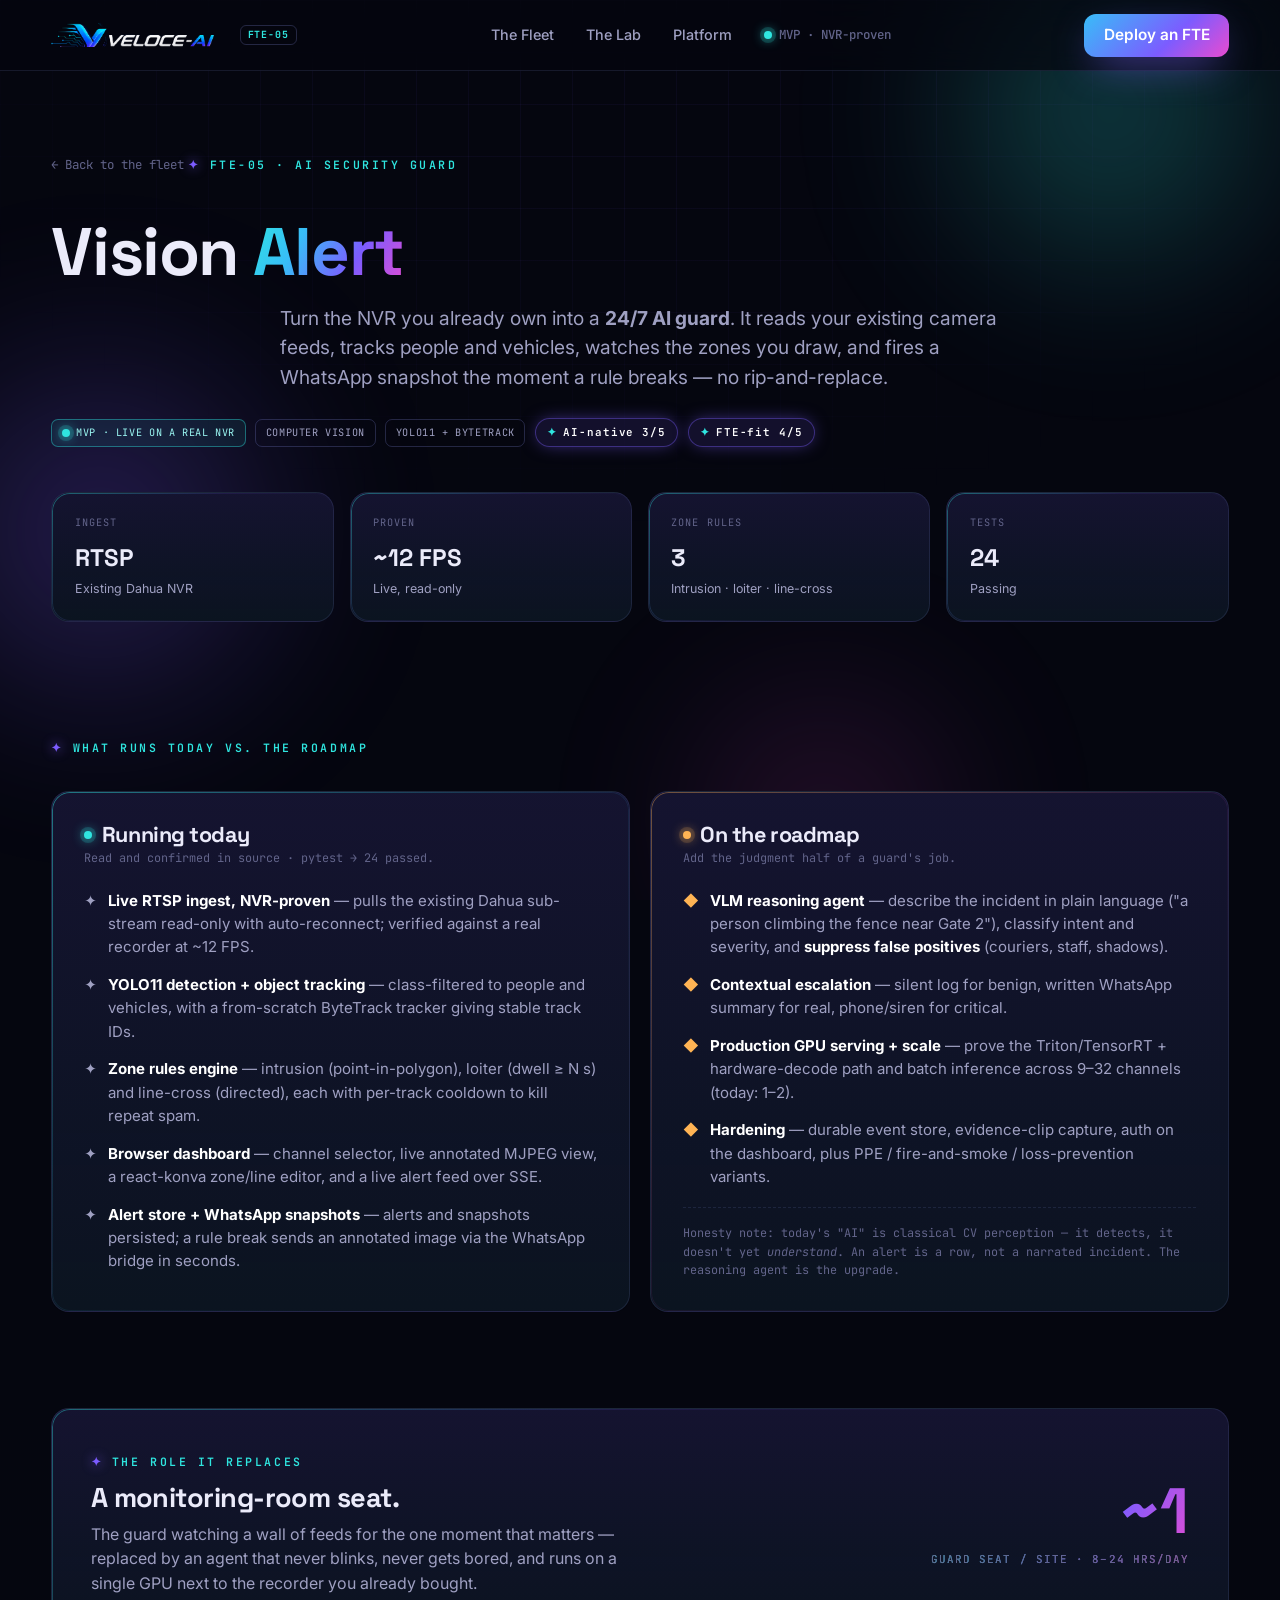
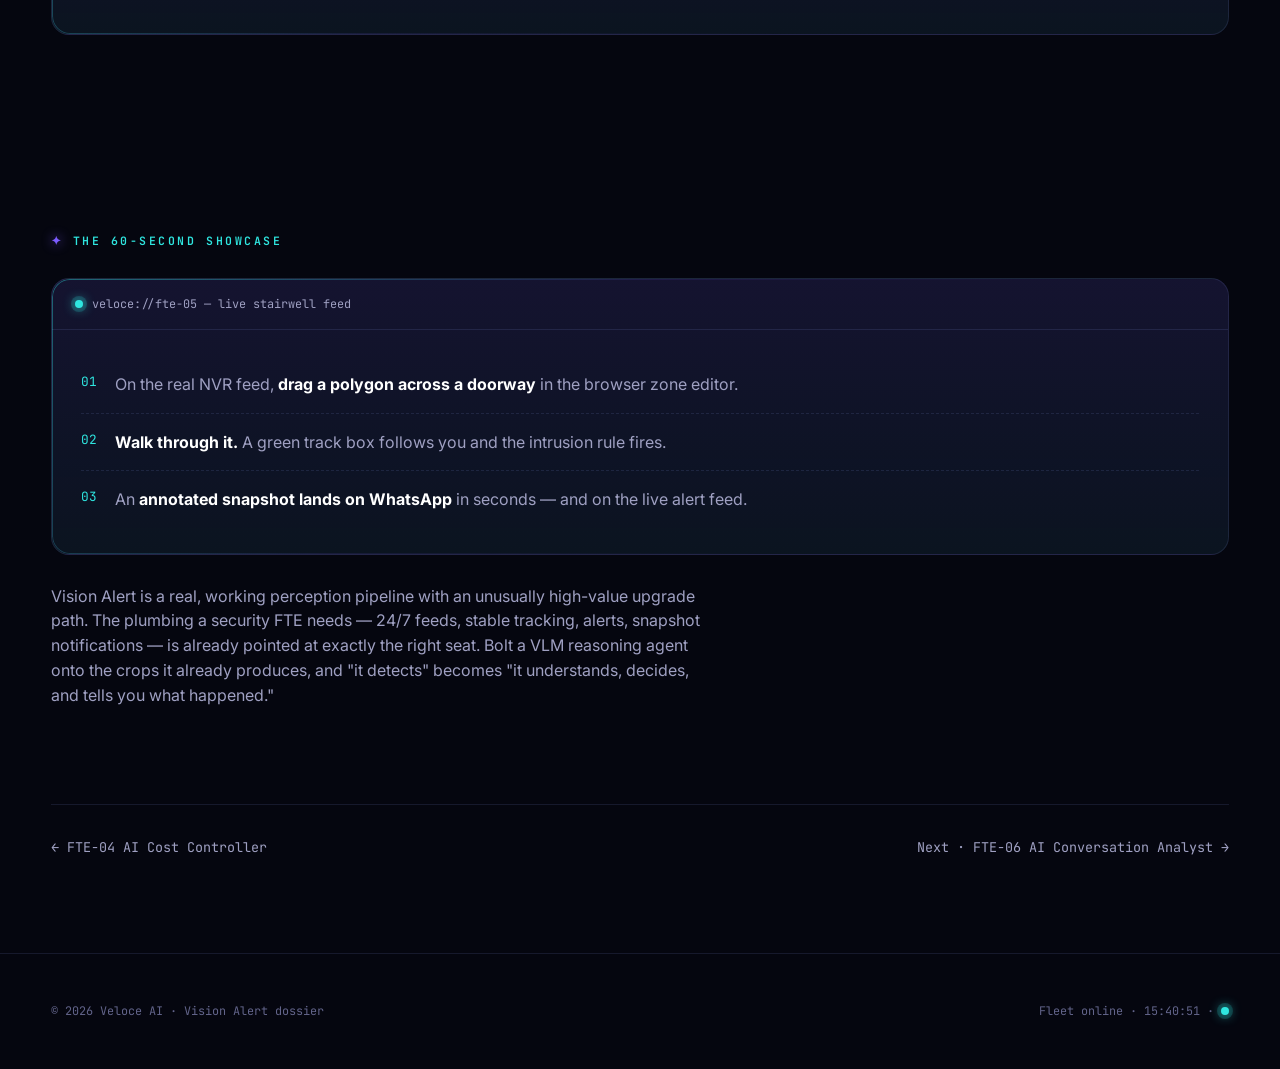
<file: products/vision-alert.html>
<!DOCTYPE html>
<html lang="en">
<head>
<meta charset="UTF-8" />
<meta name="viewport" content="width=device-width, initial-scale=1.0" />
<title>Vision Alert · AI Security Guard — Veloce AI FTE-05</title>
<link rel="icon" type="image/png" href="../assets/favicon.png?v=2026" />
<meta name="description" content="Vision Alert turns the Dahua NVR you already own into a 24/7 AI guard — YOLO11 detection, object tracking and zone rules that fire a WhatsApp snapshot in seconds. The roadmap adds VLM judgment." />
<link rel="preconnect" href="https://fonts.googleapis.com">
<link rel="preconnect" href="https://fonts.gstatic.com" crossorigin>
<link href="https://fonts.googleapis.com/css2?family=Space+Grotesk:wght@500;600;700&family=Inter:wght@400;500;600;700&family=JetBrains+Mono:wght@400;500;600&display=swap" rel="stylesheet">
<link rel="stylesheet" href="../assets/styles.css?v=42" />
<noscript><style>.reveal{opacity:1!important;transform:none!important}</style></noscript>
</head>
<body>
<div class="void-base"></div>
<div class="orbs"><span class="orb c1"></span><span class="orb c2"></span><span class="orb c3"></span></div>
<div class="grid-bg"></div>

<nav>
  <div class="wrap">
    <a class="brand" href="../index.html"><img src="../assets/veloce-word-2026.png?v=2026" alt="Veloce-AI" style="height:24px;width:auto;vertical-align:middle" /> <span class="ai">FTE-05</span></a>
    <div class="nav-links">
      <a href="../index.html#fleet">The Fleet</a>
      <a href="../lab.html">The Lab</a>
      <a href="../index.html#platform">Platform</a>
      <span class="nav-clock"><span class="dot"></span> MVP · NVR-proven</span>
    </div>
    <div class="nav-cta"><a href="../index.html#final" class="btn btn-primary" style="padding:.6rem 1.2rem">Deploy an FTE</a></div>
    <div class="nav-burger"><span></span><span></span><span></span></div>
  </div>
</nav>

<header class="hero p-hero">
  <div class="wrap">
    <a class="p-back" href="../index.html#fleet">← Back to the fleet</a>
    <span class="eyebrow reveal">FTE-05 · AI Security Guard</span>
    <h1 class="reveal">Vision <span class="ai-grad-text">Alert</span></h1>
    <p class="sub reveal">Turn the NVR you already own into a <b>24/7 AI guard</b>. It reads your existing camera feeds, tracks people and vehicles, watches the zones you draw, and fires a WhatsApp snapshot the moment a rule breaks — no rip-and-replace.</p>
    <div class="p-badges reveal">
      <span class="tag tag-live"><span class="dot"></span> MVP · live on a real NVR</span>
      <span class="tag">Computer vision</span>
      <span class="tag">YOLO11 + ByteTrack</span>
      <span class="ai-badge">AI-native 3/5</span>
      <span class="ai-badge">FTE-fit 4/5</span>
    </div>
    <div class="spec-grid reveal">
      <div class="spec glass"><div class="k">Ingest</div><div class="v">RTSP<small>Existing Dahua NVR</small></div></div>
      <div class="spec glass"><div class="k">Proven</div><div class="v">~12 FPS<small>Live, read-only</small></div></div>
      <div class="spec glass"><div class="k">Zone rules</div><div class="v">3<small>Intrusion · loiter · line-cross</small></div></div>
      <div class="spec glass"><div class="k">Tests</div><div class="v">24<small>Passing</small></div></div>
    </div>
  </div>
</header>

<section style="padding-top:3rem">
  <div class="wrap">
    <div class="section-head left reveal" style="margin-bottom:2rem"><span class="eyebrow">What runs today vs. the roadmap</span></div>
    <div class="cols">
      <div class="card live glass reveal">
        <h3><span class="dot"></span> Running today</h3>
        <div class="csub">Read and confirmed in source · pytest → 24 passed.</div>
        <ul class="feat">
          <li><span class="ck">✦</span><span><b>Live RTSP ingest, NVR-proven</b> — pulls the existing Dahua sub-stream read-only with auto-reconnect; verified against a real recorder at ~12 FPS.</span></li>
          <li><span class="ck">✦</span><span><b>YOLO11 detection + object tracking</b> — class-filtered to people and vehicles, with a from-scratch ByteTrack tracker giving stable track IDs.</span></li>
          <li><span class="ck">✦</span><span><b>Zone rules engine</b> — intrusion (point-in-polygon), loiter (dwell ≥ N s) and line-cross (directed), each with per-track cooldown to kill repeat spam.</span></li>
          <li><span class="ck">✦</span><span><b>Browser dashboard</b> — channel selector, live annotated MJPEG view, a react-konva zone/line editor, and a live alert feed over SSE.</span></li>
          <li><span class="ck">✦</span><span><b>Alert store + WhatsApp snapshots</b> — alerts and snapshots persisted; a rule break sends an annotated image via the WhatsApp bridge in seconds.</span></li>
        </ul>
      </div>
      <div class="card road glass reveal">
        <h3><span class="dot amber"></span> On the roadmap</h3>
        <div class="csub">Add the judgment half of a guard's job.</div>
        <ul class="feat">
          <li><span class="ck" style="color:var(--amber)">◆</span><span><b>VLM reasoning agent</b> — describe the incident in plain language ("a person climbing the fence near Gate 2"), classify intent and severity, and <b>suppress false positives</b> (couriers, staff, shadows).</span></li>
          <li><span class="ck" style="color:var(--amber)">◆</span><span><b>Contextual escalation</b> — silent log for benign, written WhatsApp summary for real, phone/siren for critical.</span></li>
          <li><span class="ck" style="color:var(--amber)">◆</span><span><b>Production GPU serving + scale</b> — prove the Triton/TensorRT + hardware-decode path and batch inference across 9–32 channels (today: 1–2).</span></li>
          <li><span class="ck" style="color:var(--amber)">◆</span><span><b>Hardening</b> — durable event store, evidence-clip capture, auth on the dashboard, plus PPE / fire-and-smoke / loss-prevention variants.</span></li>
        </ul>
        <p class="honest-note">Honesty note: today's "AI" is classical CV perception — it detects, it doesn't yet <em>understand</em>. An alert is a row, not a narrated incident. The reasoning agent is the upgrade.</p>
      </div>
    </div>
  </div>
</section>

<section style="padding-top:0">
  <div class="wrap">
    <div class="replaces glass reveal">
      <div>
        <span class="eyebrow">The role it replaces</span>
        <h3>A monitoring-room seat.</h3>
        <p>The guard watching a wall of feeds for the one moment that matters — replaced by an agent that never blinks, never gets bored, and runs on a single GPU next to the recorder you already bought.</p>
      </div>
      <div class="big ai-grad-text">~1<small>guard seat / site · 8–24 hrs/day</small></div>
    </div>
  </div>
</section>

<section>
  <div class="wrap">
    <div class="section-head left reveal" style="margin-bottom:1.6rem"><span class="eyebrow">The 60-second showcase</span></div>
    <div class="demo-card glass reveal">
      <div class="demo-head"><span class="dot"></span> veloce://fte-05 — live stairwell feed</div>
      <div class="demo-body">
        <div class="demo-step"><div class="sn">01</div><div class="st">On the real NVR feed, <b>drag a polygon across a doorway</b> in the browser zone editor.</div></div>
        <div class="demo-step"><div class="sn">02</div><div class="st"><b>Walk through it.</b> A green track box follows you and the intrusion rule fires.</div></div>
        <div class="demo-step"><div class="sn">03</div><div class="st">An <b>annotated snapshot lands on WhatsApp</b> in seconds — and on the live alert feed.</div></div>
      </div>
    </div>
    <div class="prose reveal"><p>Vision Alert is a real, working perception pipeline with an unusually high-value upgrade path. The plumbing a security FTE needs — 24/7 feeds, stable tracking, alerts, snapshot notifications — is already pointed at exactly the right seat. Bolt a VLM reasoning agent onto the crops it already produces, and "it detects" becomes "it understands, decides, and tells you what happened."</p></div>
  </div>
</section>

<section style="padding-top:0">
  <div class="wrap"><div class="pager">
    <a href="operanova.html">← FTE-04 AI Cost Controller</a>
    <a href="vocalytic.html">Next · FTE-06 AI Conversation Analyst →</a>
  </div></div>
</section>

<footer>
  <div class="wrap"><div class="foot-bottom" style="border:none;margin:0;padding:0">
    <span>© 2026 Veloce AI · Vision Alert dossier</span>
    <span>Fleet online · <span data-clock>00:00:00</span> · <span class="dot" style="display:inline-block"></span></span>
  </div></div>
</footer>

<script src="../assets/app.js?v=42"></script>
</body>
</html>
</file>
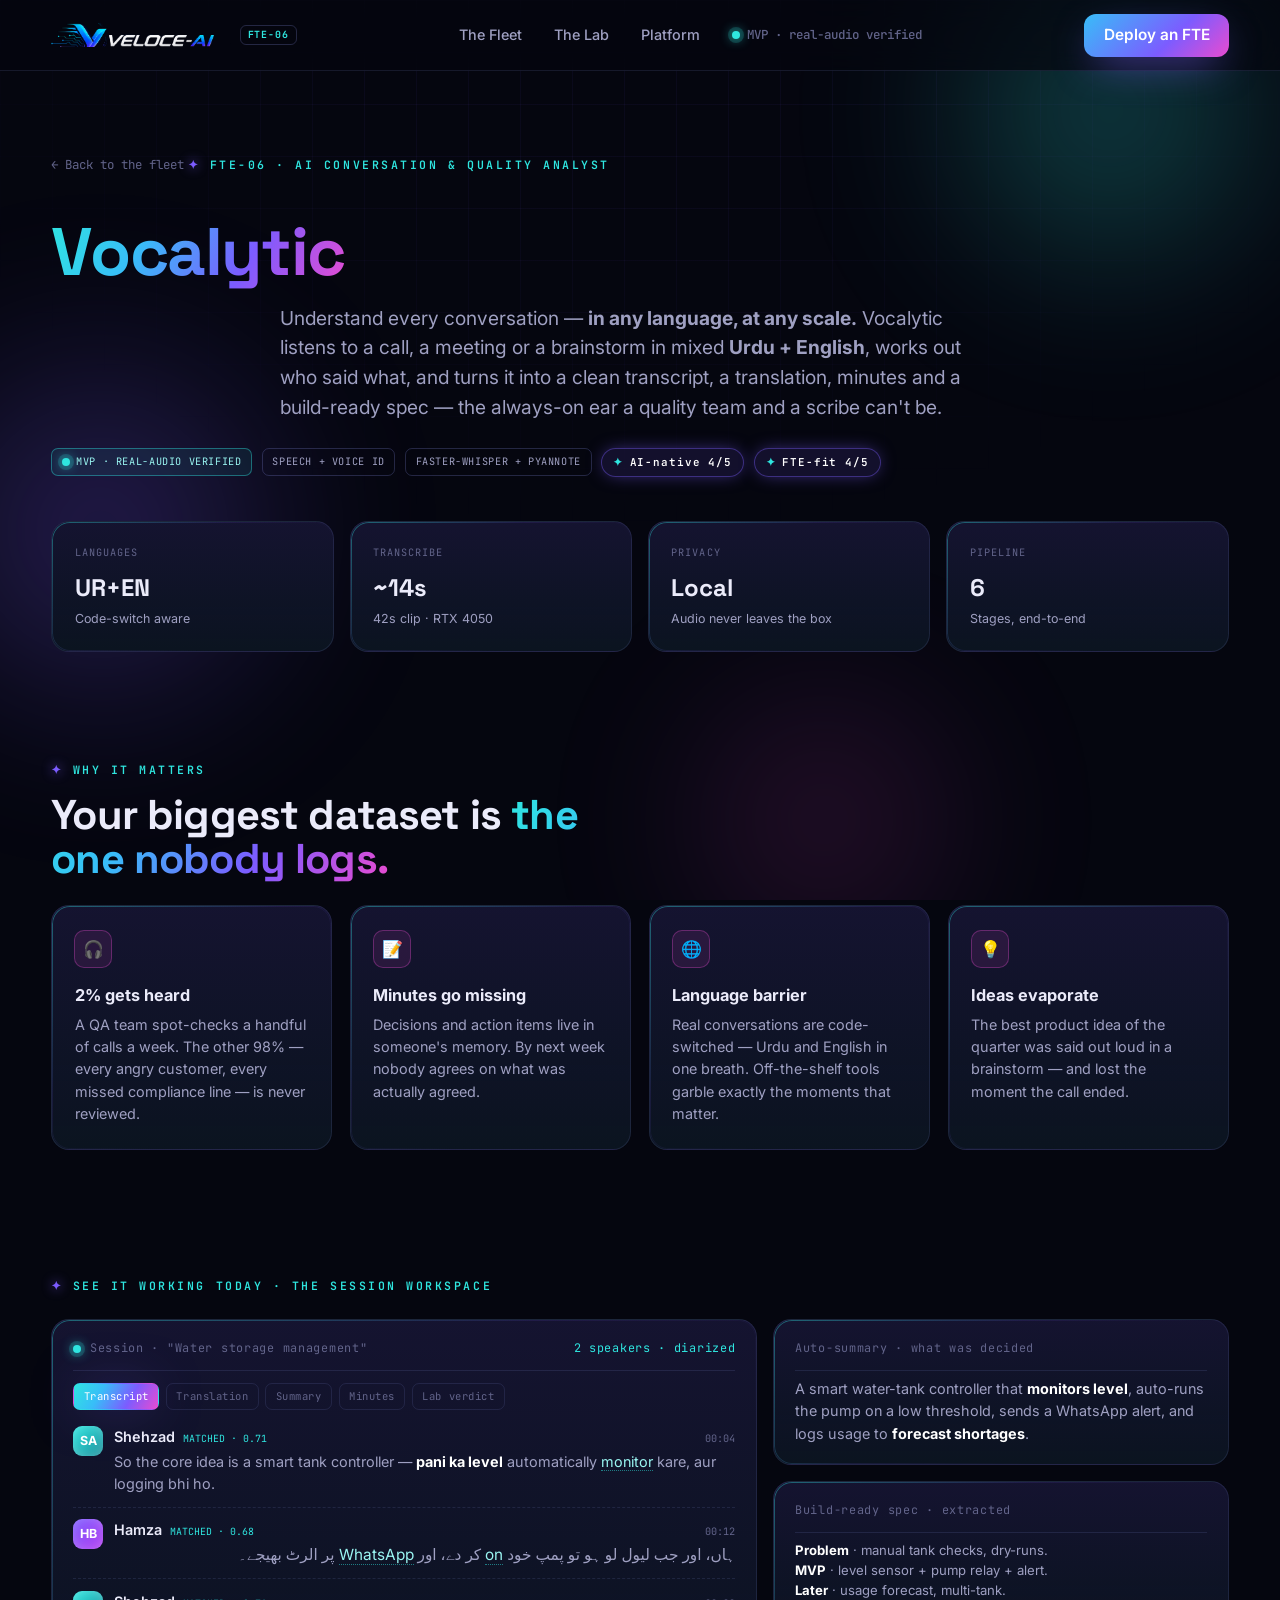
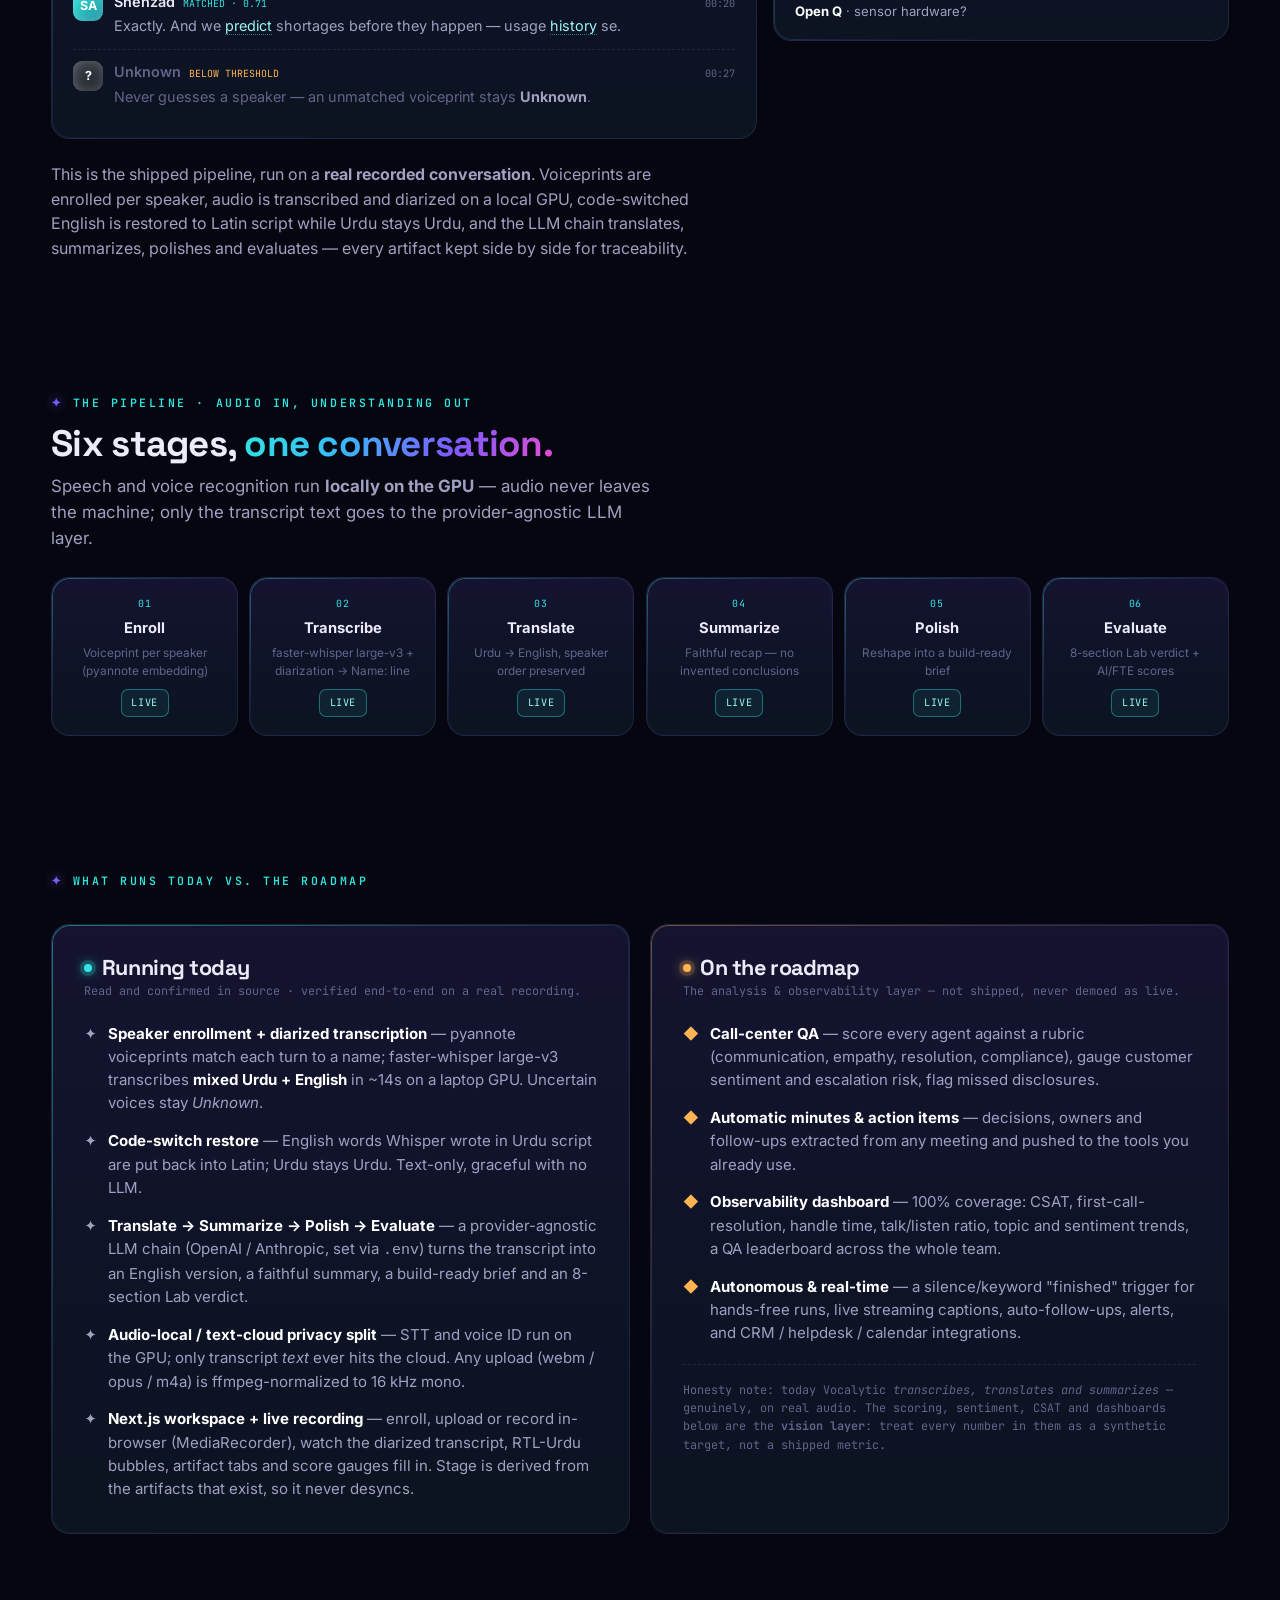
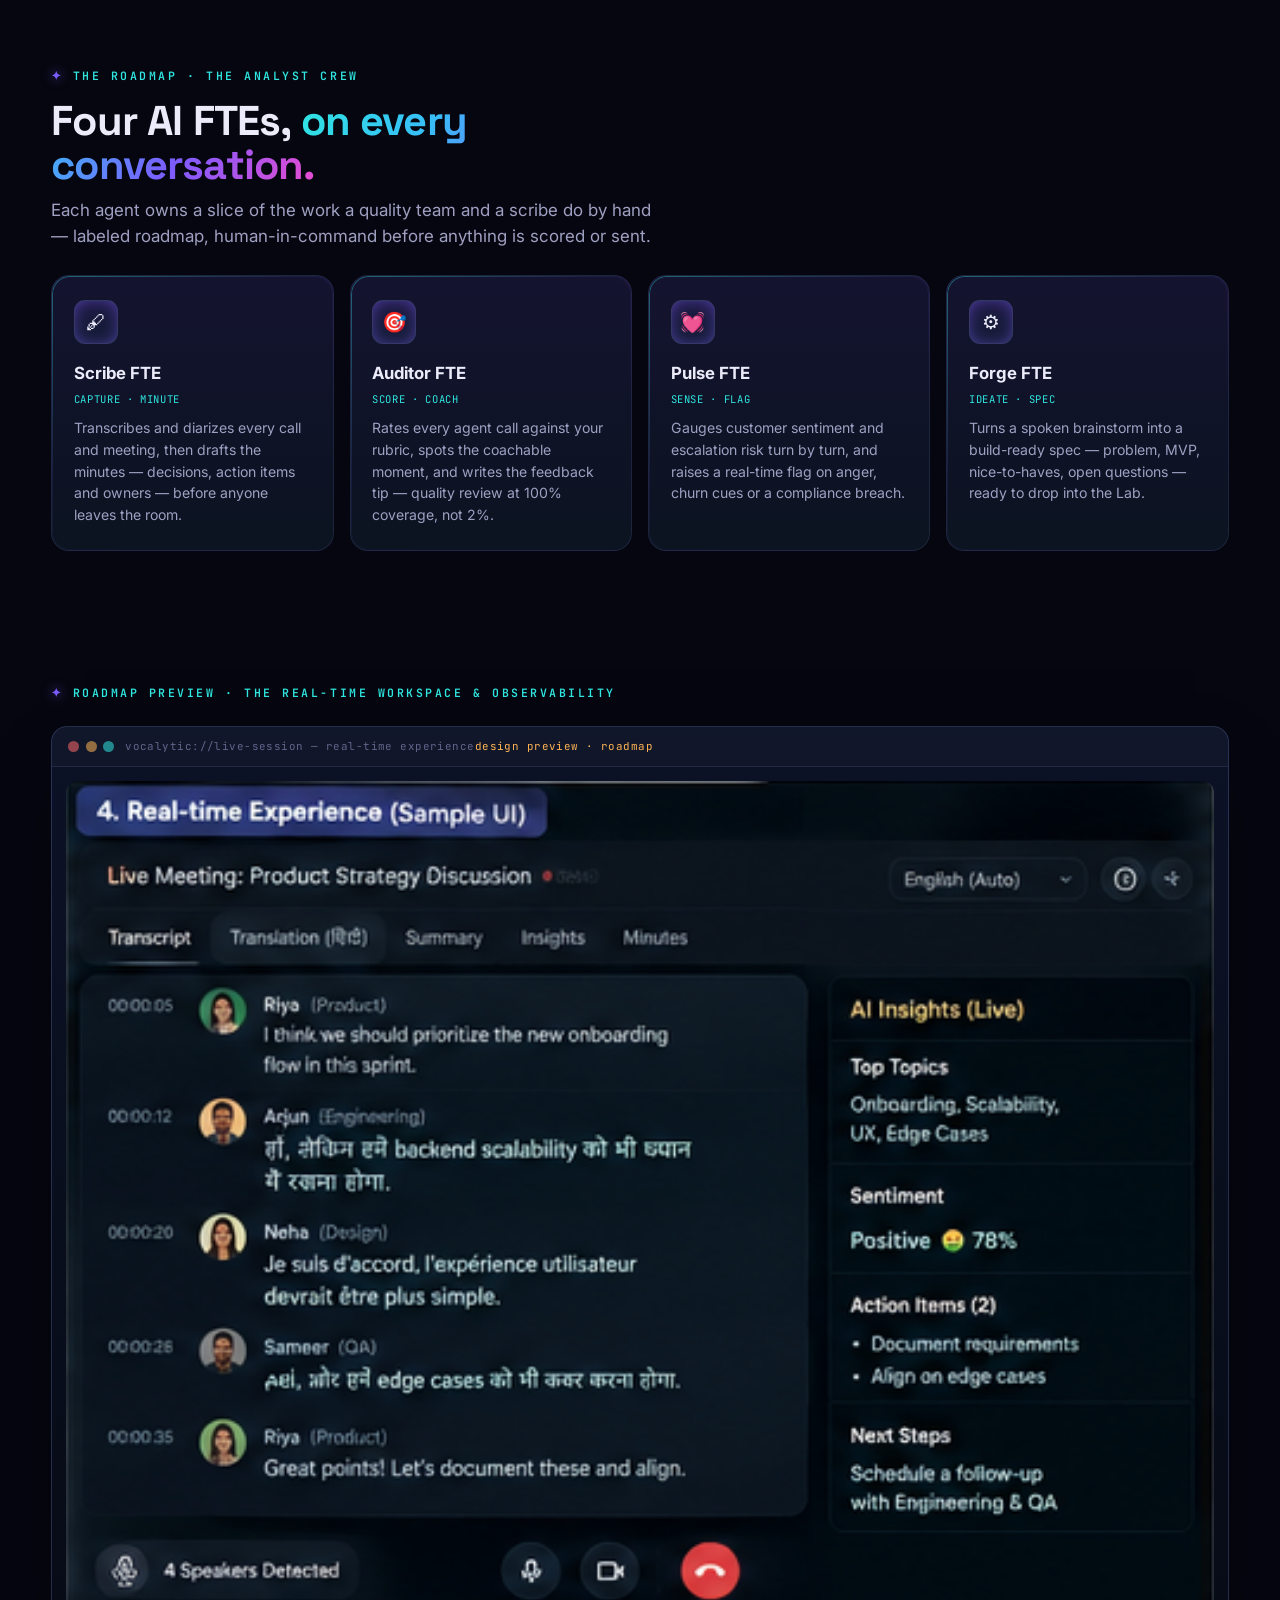
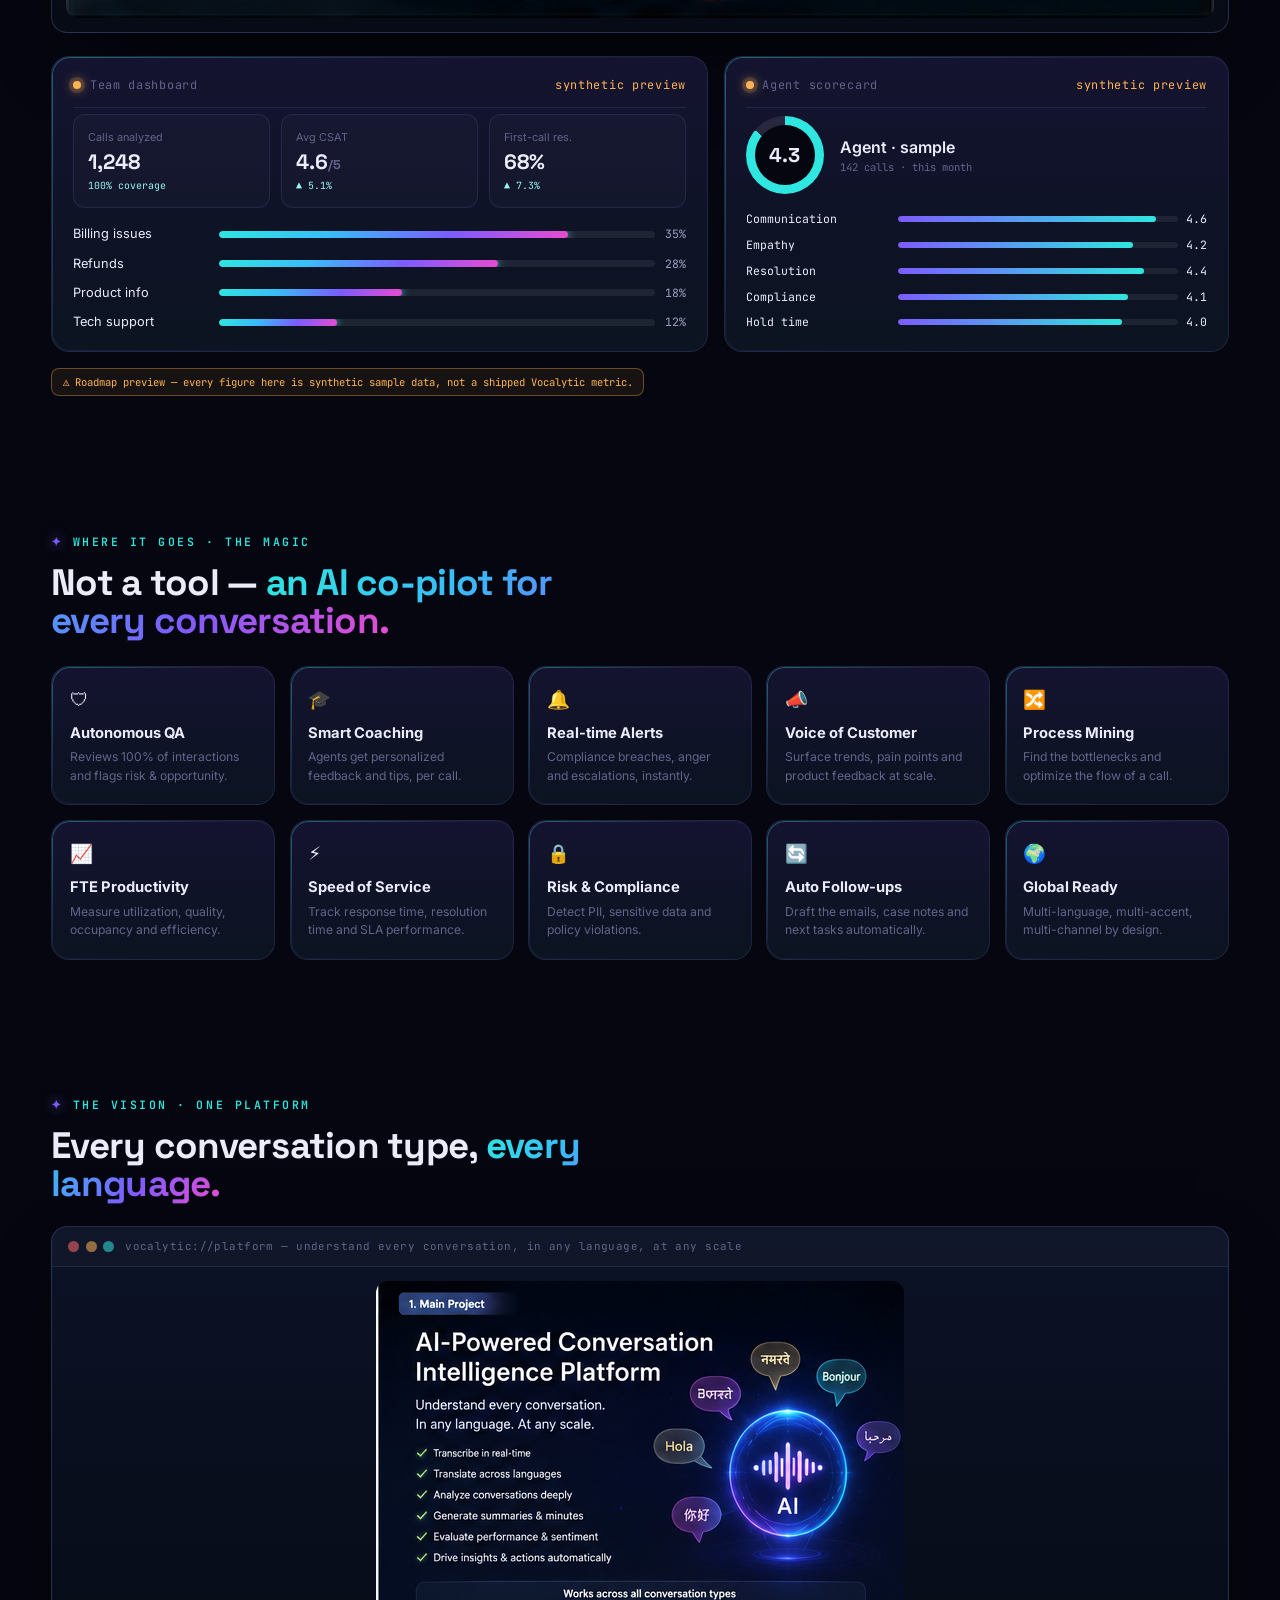
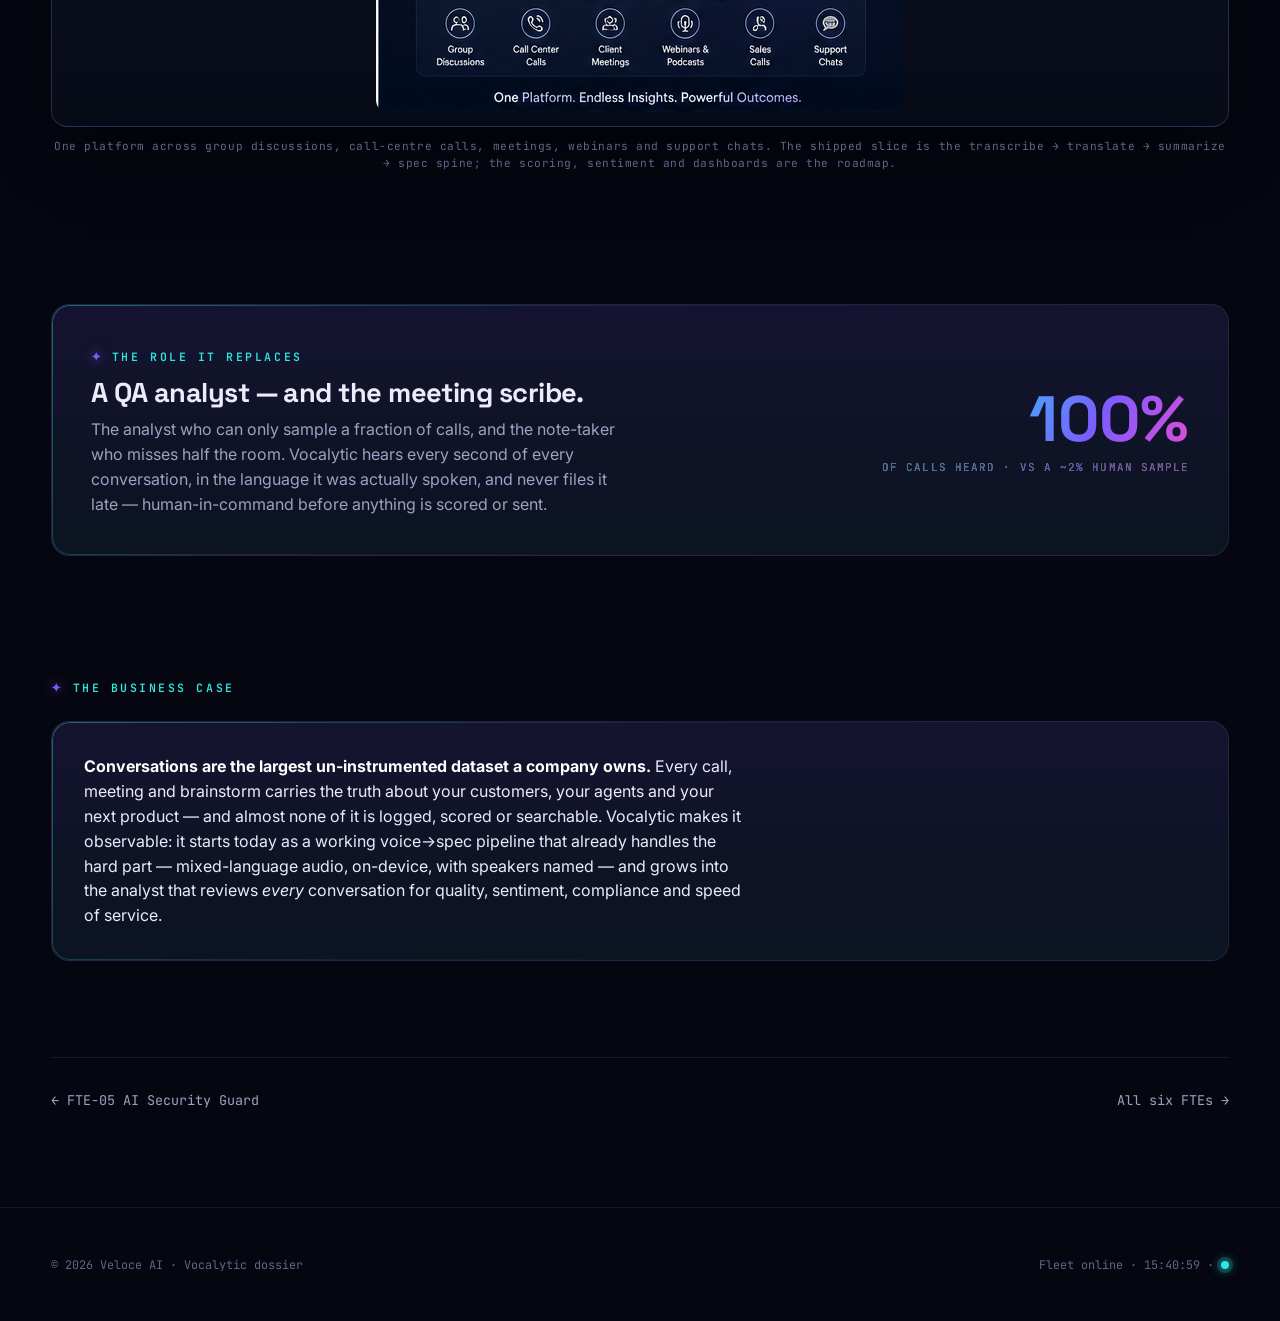
<file: products/vocalytic.html>
<!DOCTYPE html>
<html lang="en">
<head>
<meta charset="UTF-8" />
<meta name="viewport" content="width=device-width, initial-scale=1.0" />
<title>Vocalytic · AI Conversation &amp; Quality Analyst — Veloce AI FTE-06</title>
<link rel="icon" type="image/png" href="../assets/favicon.png?v=2026" />
<meta name="description" content="Vocalytic listens to every call, meeting and brainstorm — in mixed Urdu + English — and turns it into a diarized transcript, a translation, minutes, and a build-ready spec. Today: a working local-GPU voice→spec pipeline. Roadmap: agent scorecards, customer sentiment and a 100%-coverage observability dashboard." />
<link rel="preconnect" href="https://fonts.googleapis.com">
<link rel="preconnect" href="https://fonts.gstatic.com" crossorigin>
<link href="https://fonts.googleapis.com/css2?family=Space+Grotesk:wght@500;600;700&family=Inter:wght@400;500;600;700&family=JetBrains+Mono:wght@400;500;600&display=swap" rel="stylesheet">
<link rel="stylesheet" href="../assets/styles.css?v=42" />
<style>
/* ===== Vocalytic page-scoped components ===== */

/* Problem strip */
.pains{ display:grid; grid-template-columns:repeat(4,1fr); gap:1.1rem; margin-top:1.6rem; }
@media (max-width:960px){ .pains{ grid-template-columns:1fr 1fr; } }
@media (max-width:560px){ .pains{ grid-template-columns:1fr; } }
.pain{ padding:1.5rem 1.4rem; }
.pain .x{ width:38px; height:38px; border-radius:10px; display:grid; place-items:center; font-size:1.05rem;
  background:rgba(233,75,208,.1); border:1px solid rgba(233,75,208,.32); margin-bottom:.9rem; }
.pain h4{ font-size:1.02rem; margin-bottom:.35rem; }
.pain p{ color:var(--fog); font-size:.9rem; }

/* Live transcript workspace mock */
.tx{ display:grid; grid-template-columns:1.55fr 1fr; gap:1rem; }
@media (max-width:900px){ .tx{ grid-template-columns:1fr; } }
.tx-panel{ padding:1.2rem 1.3rem; }
.tx-head{ display:flex; align-items:center; gap:.55rem; font-family:var(--font-mono); font-size:.74rem;
  color:var(--muted); letter-spacing:.06em; padding-bottom:.8rem; margin-bottom:.4rem; border-bottom:1px solid var(--line); }
.tx-head .grow{ margin-left:auto; color:var(--cyan); }
.tx-tabs{ display:flex; gap:.4rem; flex-wrap:wrap; margin:.7rem 0 .3rem; }
.tx-tab{ font-family:var(--font-mono); font-size:.66rem; letter-spacing:.05em; padding:.28rem .6rem; border-radius:7px;
  color:var(--muted); border:1px solid var(--line); }
.tx-tab.on{ color:#fff; background:var(--ai-grad); border-color:transparent; box-shadow:var(--glow-v); }
.tx-line{ display:grid; grid-template-columns:auto 1fr; gap:.7rem; padding:.7rem 0; border-bottom:1px dashed var(--line); }
.tx-line:last-child{ border-bottom:none; }
.tx-av{ width:30px; height:30px; border-radius:9px; display:grid; place-items:center; font-weight:700; font-size:.78rem;
  color:#fff; box-shadow:inset 0 0 16px -6px rgba(255,255,255,.5); }
.tx-av.a{ background:linear-gradient(135deg,#2fe6e0,#1b8f9c); } .tx-av.b{ background:linear-gradient(135deg,#7c5cff,#b23df0); }
.tx-meta{ display:flex; align-items:baseline; gap:.5rem; margin-bottom:.15rem; }
.tx-meta .nm{ font-weight:600; font-size:.9rem; } .tx-meta .rl{ font-family:var(--font-mono); font-size:.62rem; color:var(--cyan); }
.tx-meta .tt{ margin-left:auto; font-family:var(--font-mono); font-size:.64rem; color:var(--muted); }
.tx-text{ font-size:.9rem; color:var(--fog); } .tx-text b{ color:#fff; }
.tx-text .sw{ color:#9af6f2; border-bottom:1px dotted rgba(47,230,224,.5); }
.tx-text.rtl{ direction:rtl; text-align:right; font-size:.96rem; }

/* Pipeline flow */
.flow{ display:grid; grid-template-columns:repeat(6,1fr); gap:.7rem; margin-top:1.6rem; }
@media (max-width:960px){ .flow{ grid-template-columns:1fr 1fr 1fr; } }
@media (max-width:560px){ .flow{ grid-template-columns:1fr 1fr; } }
.fstep{ padding:1.1rem 1rem; text-align:center; position:relative; }
.fstep .fn{ font-family:var(--font-mono); font-size:.62rem; color:var(--cyan); letter-spacing:.08em; }
.fstep h5{ font-size:.92rem; margin:.35rem 0 .25rem; }
.fstep p{ font-size:.74rem; color:var(--muted); }
.fstep .tag-live{ margin-top:.55rem; }

/* Analyst crew */
.crew{ display:grid; grid-template-columns:repeat(4,1fr); gap:1rem; margin-top:1.6rem; }
@media (max-width:960px){ .crew{ grid-template-columns:1fr 1fr; } }
@media (max-width:520px){ .crew{ grid-template-columns:1fr; } }
.agent{ padding:1.5rem 1.35rem; }
.agent .ic{ width:44px; height:44px; border-radius:11px; background:var(--glass-grad); border:1px solid var(--line-2);
  display:grid; place-items:center; font-size:1.25rem; margin-bottom:1rem; box-shadow:inset 0 0 20px -8px var(--violet); }
.agent h4{ font-size:1.05rem; margin-bottom:.3rem; }
.agent .role{ font-family:var(--font-mono); font-size:.66rem; color:var(--cyan); letter-spacing:.06em; margin-bottom:.6rem; }
.agent p{ color:var(--fog); font-size:.88rem; }

/* Observability / scorecard preview */
.obs{ display:grid; grid-template-columns:1.3fr 1fr; gap:1rem; }
@media (max-width:900px){ .obs{ grid-template-columns:1fr; } }
.obs-panel{ padding:1.2rem 1.3rem; }
.kpis{ display:grid; grid-template-columns:repeat(3,1fr); gap:.7rem; }
.kpi{ padding:.85rem .9rem; border:1px solid var(--line); border-radius:12px; background:rgba(255,255,255,.02); }
.kpi .k{ font-size:.68rem; color:var(--muted); } .kpi .v{ font-family:var(--font-display); font-weight:700; font-size:1.3rem; }
.kpi .d{ font-family:var(--font-mono); font-size:.62rem; color:#9af6f2; }
.bars{ margin-top:1rem; display:flex; flex-direction:column; gap:.6rem; }
.barrow{ display:grid; grid-template-columns:8.5rem 1fr auto; gap:.6rem; align-items:center; font-size:.8rem; }
.barrow .track{ height:7px; border-radius:5px; background:rgba(255,255,255,.07); overflow:hidden; }
.barrow .track > i{ display:block; height:100%; border-radius:5px; background:var(--ai-grad); box-shadow:0 0 8px var(--cyan); }
.barrow .val{ font-family:var(--font-mono); font-size:.72rem; color:var(--fog); }
/* scorecard */
.score-top{ display:flex; align-items:center; gap:1rem; margin-bottom:1rem; }
.ring{ width:78px; height:78px; border-radius:50%; flex:none; display:grid; place-items:center;
  background:conic-gradient(var(--cyan) 0 86%, rgba(255,255,255,.09) 86% 100%); }
.ring > span{ width:60px; height:60px; border-radius:50%; background:var(--void); display:grid; place-items:center;
  font-family:var(--font-display); font-weight:700; font-size:1.25rem; }
.score-top .who .nm{ font-weight:600; } .score-top .who .rl{ font-family:var(--font-mono); font-size:.66rem; color:var(--muted); }
.rub{ display:flex; flex-direction:column; gap:.5rem; }
.rub .r{ display:grid; grid-template-columns:9rem 1fr auto; gap:.5rem; align-items:center; font-size:.8rem; }
.rub .r .track{ height:6px; border-radius:5px; background:rgba(255,255,255,.07); overflow:hidden; }
.rub .r .track > i{ display:block; height:100%; border-radius:5px; background:linear-gradient(90deg,var(--violet),var(--cyan)); }
.rub .r .n{ font-family:var(--font-mono); font-size:.72rem; }

/* Magic capability grid */
.magic{ display:grid; grid-template-columns:repeat(5,1fr); gap:.9rem; margin-top:1.6rem; }
@media (max-width:1000px){ .magic{ grid-template-columns:repeat(3,1fr); } }
@media (max-width:640px){ .magic{ grid-template-columns:1fr 1fr; } }
.mcard{ padding:1.15rem 1.1rem; }
.mcard .mi{ font-size:1.15rem; margin-bottom:.5rem; }
.mcard h5{ font-size:.92rem; margin-bottom:.25rem; }
.mcard p{ font-size:.76rem; color:var(--muted); }

/* Reusable framed "app window" for the extracted dark UI panels */
.shot{ margin-top:1.4rem; border-radius:16px; overflow:hidden; border:1px solid var(--line-2);
  background:linear-gradient(180deg,#0c1226,#070b16); box-shadow:0 30px 80px -34px rgba(0,0,0,.75); }
.shot-bar{ display:flex; align-items:center; gap:.7rem; padding:.7rem 1rem; border-bottom:1px solid var(--line);
  background:rgba(255,255,255,.02); }
.shot-dots{ display:flex; gap:.4rem; }
.shot-dots i{ width:11px; height:11px; border-radius:50%; display:block; background:var(--line-2); }
.shot-dots i:nth-child(1){ background:rgba(255,107,107,.55); } .shot-dots i:nth-child(2){ background:rgba(255,180,84,.55); }
.shot-dots i:nth-child(3){ background:rgba(47,230,224,.55); }
.shot-title{ font-family:var(--font-mono); font-size:.68rem; color:var(--muted); letter-spacing:.04em; }
.shot-title .rd{ margin-left:auto; color:var(--amber); }
.shot-mat{ padding:14px; }
.shot-mat img{ display:block; width:100%; height:auto; border-radius:12px; }
.shot-mat.center{ display:grid; place-items:center; }
.shot-mat.center img{ width:auto; max-width:100%; max-height:520px; }
.shot-cap{ font-family:var(--font-mono); font-size:.7rem; color:var(--muted); letter-spacing:.05em; margin-top:.7rem; text-align:center; }

.preview-note{ display:inline-flex; align-items:center; gap:.5rem; font-family:var(--font-mono); font-size:.66rem;
  color:var(--amber); border:1px solid rgba(255,180,84,.35); background:rgba(255,180,84,.08);
  padding:.3rem .65rem; border-radius:8px; margin-top:1rem; }
</style>
<noscript><style>.reveal{opacity:1!important;transform:none!important}</style></noscript>
</head>
<body>
<div class="void-base"></div>
<div class="orbs"><span class="orb c1"></span><span class="orb c2"></span><span class="orb c3"></span></div>
<div class="grid-bg"></div>

<nav>
  <div class="wrap">
    <a class="brand" href="../index.html"><img src="../assets/veloce-word-2026.png?v=2026" alt="Veloce-AI" style="height:24px;width:auto;vertical-align:middle" /> <span class="ai">FTE-06</span></a>
    <div class="nav-links">
      <a href="../index.html#fleet">The Fleet</a>
      <a href="../lab.html">The Lab</a>
      <a href="../index.html#platform">Platform</a>
      <span class="nav-clock"><span class="dot"></span> MVP · real-audio verified</span>
    </div>
    <div class="nav-cta"><a href="../index.html#final" class="btn btn-primary" style="padding:.6rem 1.2rem">Deploy an FTE</a></div>
    <div class="nav-burger"><span></span><span></span><span></span></div>
  </div>
</nav>

<header class="hero p-hero">
  <div class="wrap">
    <a class="p-back" href="../index.html#fleet">← Back to the fleet</a>
    <span class="eyebrow reveal">FTE-06 · AI Conversation &amp; Quality Analyst</span>
    <h1 class="reveal"><span class="ai-grad-text">Vocalytic</span></h1>
    <p class="sub reveal">Understand every conversation — <b>in any language, at any scale.</b> Vocalytic listens to a call, a meeting or a brainstorm in mixed <b>Urdu&nbsp;+&nbsp;English</b>, works out who said what, and turns it into a clean transcript, a translation, minutes and a build-ready spec — the always-on ear a quality team and a scribe can't be.</p>
    <div class="p-badges reveal">
      <span class="tag tag-live"><span class="dot"></span> MVP · real-audio verified</span>
      <span class="tag">Speech + Voice ID</span>
      <span class="tag">faster-whisper + pyannote</span>
      <span class="ai-badge">AI-native 4/5</span>
      <span class="ai-badge">FTE-fit 4/5</span>
    </div>
    <div class="spec-grid reveal">
      <div class="spec glass"><div class="k">Languages</div><div class="v">UR+EN<small>Code-switch aware</small></div></div>
      <div class="spec glass"><div class="k">Transcribe</div><div class="v">~14s<small>42s clip · RTX 4050</small></div></div>
      <div class="spec glass"><div class="k">Privacy</div><div class="v">Local<small>Audio never leaves the box</small></div></div>
      <div class="spec glass"><div class="k">Pipeline</div><div class="v">6<small>Stages, end-to-end</small></div></div>
    </div>
  </div>
</header>

<!-- WHY IT MATTERS -->
<section style="padding-top:2.5rem">
  <div class="wrap">
    <div class="section-head left reveal" style="margin-bottom:.4rem">
      <span class="eyebrow">Why it matters</span>
      <h2 style="font-size:clamp(1.7rem,3.4vw,2.6rem);margin:.8rem 0 0">Your biggest dataset is <span class="ai-grad-text">the one nobody logs.</span></h2>
    </div>
    <div class="pains">
      <div class="pain glass reveal"><div class="x">🎧</div><h4>2% gets heard</h4><p>A QA team spot-checks a handful of calls a week. The other 98% — every angry customer, every missed compliance line — is never reviewed.</p></div>
      <div class="pain glass reveal"><div class="x">📝</div><h4>Minutes go missing</h4><p>Decisions and action items live in someone's memory. By next week nobody agrees on what was actually agreed.</p></div>
      <div class="pain glass reveal"><div class="x">🌐</div><h4>Language barrier</h4><p>Real conversations are code-switched — Urdu and English in one breath. Off-the-shelf tools garble exactly the moments that matter.</p></div>
      <div class="pain glass reveal"><div class="x">💡</div><h4>Ideas evaporate</h4><p>The best product idea of the quarter was said out loud in a brainstorm — and lost the moment the call ended.</p></div>
    </div>
  </div>
</section>

<!-- SEE IT WORKING (SHIPPED) -->
<section style="padding-top:1.6rem">
  <div class="wrap">
    <div class="section-head left reveal" style="margin-bottom:1.4rem"><span class="eyebrow">See it working today · the session workspace</span></div>
    <div class="tx reveal">
      <div class="tx-panel glass">
        <div class="tx-head"><span class="dot"></span> Session · "Water storage management" <span class="grow">2 speakers · diarized</span></div>
        <div class="tx-tabs">
          <span class="tx-tab on">Transcript</span><span class="tx-tab">Translation</span><span class="tx-tab">Summary</span><span class="tx-tab">Minutes</span><span class="tx-tab">Lab verdict</span>
        </div>
        <div class="tx-line">
          <div class="tx-av a">SA</div>
          <div><div class="tx-meta"><span class="nm">Shehzad</span><span class="rl">MATCHED · 0.71</span><span class="tt">00:04</span></div>
          <div class="tx-text">So the core idea is a smart tank controller — <b>pani ka level</b> automatically <span class="sw">monitor</span> kare, aur logging bhi ho.</div></div>
        </div>
        <div class="tx-line">
          <div class="tx-av b">HB</div>
          <div><div class="tx-meta"><span class="nm">Hamza</span><span class="rl">MATCHED · 0.68</span><span class="tt">00:12</span></div>
          <div class="tx-text rtl">ہاں، اور جب لیول لو ہو تو پمپ خود <span class="sw">on</span> کر دے، اور <span class="sw">WhatsApp</span> پر الرٹ بھیجے۔</div></div>
        </div>
        <div class="tx-line">
          <div class="tx-av a">SA</div>
          <div><div class="tx-meta"><span class="nm">Shehzad</span><span class="rl">MATCHED · 0.71</span><span class="tt">00:20</span></div>
          <div class="tx-text">Exactly. And we <span class="sw">predict</span> shortages before they happen — usage <span class="sw">history</span> se.</div></div>
        </div>
        <div class="tx-line">
          <div class="tx-av" style="background:linear-gradient(135deg,#3a4049,#20242b)">?</div>
          <div><div class="tx-meta"><span class="nm" style="color:var(--muted)">Unknown</span><span class="rl" style="color:var(--amber)">BELOW THRESHOLD</span><span class="tt">00:27</span></div>
          <div class="tx-text" style="color:var(--muted)">Never guesses a speaker — an unmatched voiceprint stays <b style="color:var(--fog)">Unknown</b>.</div></div>
        </div>
      </div>
      <div class="oc-side" style="display:flex;flex-direction:column;gap:1rem">
        <div class="tx-panel glass">
          <div class="tx-head">Auto-summary · what was decided</div>
          <p class="tx-text">A smart water-tank controller that <b>monitors level</b>, auto-runs the pump on a low threshold, sends a WhatsApp alert, and logs usage to <b>forecast shortages</b>.</p>
        </div>
        <div class="tx-panel glass">
          <div class="tx-head">Build-ready spec · extracted</div>
          <p class="tx-text" style="font-size:.82rem"><b>Problem</b> · manual tank checks, dry-runs.<br><b>MVP</b> · level sensor + pump relay + alert.<br><b>Later</b> · usage forecast, multi-tank.<br><b>Open Q</b> · sensor hardware?</p>
        </div>
      </div>
    </div>
    <div class="prose reveal" style="margin-top:1.4rem"><p>This is the shipped pipeline, run on a <b>real recorded conversation</b>. Voiceprints are enrolled per speaker, audio is transcribed and diarized on a local GPU, code-switched English is restored to Latin script while Urdu stays Urdu, and the LLM chain translates, summarizes, polishes and evaluates — every artifact kept side by side for traceability.</p></div>
  </div>
</section>

<!-- PIPELINE FLOW -->
<section style="padding-top:2rem">
  <div class="wrap">
    <div class="section-head left reveal" style="margin-bottom:.4rem">
      <span class="eyebrow">The pipeline · audio in, understanding out</span>
      <h2 style="font-size:clamp(1.6rem,3vw,2.3rem);margin:.7rem 0 0">Six stages, <span class="ai-grad-text">one conversation.</span></h2>
      <p style="color:var(--fog);margin-top:.6rem;max-width:64ch">Speech and voice recognition run <b>locally on the GPU</b> — audio never leaves the machine; only the transcript text goes to the provider-agnostic LLM layer.</p>
    </div>
    <div class="flow">
      <div class="fstep glass reveal"><div class="fn">01</div><h5>Enroll</h5><p>Voiceprint per speaker (pyannote embedding)</p><span class="tag tag-live" style="display:inline-block">live</span></div>
      <div class="fstep glass reveal"><div class="fn">02</div><h5>Transcribe</h5><p>faster-whisper large-v3 + diarization → Name: line</p><span class="tag tag-live" style="display:inline-block">live</span></div>
      <div class="fstep glass reveal"><div class="fn">03</div><h5>Translate</h5><p>Urdu → English, speaker order preserved</p><span class="tag tag-live" style="display:inline-block">live</span></div>
      <div class="fstep glass reveal"><div class="fn">04</div><h5>Summarize</h5><p>Faithful recap — no invented conclusions</p><span class="tag tag-live" style="display:inline-block">live</span></div>
      <div class="fstep glass reveal"><div class="fn">05</div><h5>Polish</h5><p>Reshape into a build-ready brief</p><span class="tag tag-live" style="display:inline-block">live</span></div>
      <div class="fstep glass reveal"><div class="fn">06</div><h5>Evaluate</h5><p>8-section Lab verdict + AI/FTE scores</p><span class="tag tag-live" style="display:inline-block">live</span></div>
    </div>
  </div>
</section>

<!-- TODAY VS ROADMAP -->
<section style="padding-top:2.2rem">
  <div class="wrap">
    <div class="section-head left reveal" style="margin-bottom:2rem">
      <span class="eyebrow">What runs today vs. the roadmap</span>
    </div>
    <div class="cols">
      <div class="card live glass reveal">
        <h3><span class="dot"></span> Running today</h3>
        <div class="csub">Read and confirmed in source · verified end-to-end on a real recording.</div>
        <ul class="feat">
          <li><span class="ck">✦</span><span><b>Speaker enrollment + diarized transcription</b> — pyannote voiceprints match each turn to a name; faster-whisper large-v3 transcribes <b>mixed Urdu&nbsp;+&nbsp;English</b> in ~14s on a laptop GPU. Uncertain voices stay <em>Unknown</em>.</span></li>
          <li><span class="ck">✦</span><span><b>Code-switch restore</b> — English words Whisper wrote in Urdu script are put back into Latin; Urdu stays Urdu. Text-only, graceful with no LLM.</span></li>
          <li><span class="ck">✦</span><span><b>Translate → Summarize → Polish → Evaluate</b> — a provider-agnostic LLM chain (OpenAI / Anthropic, set via <code>.env</code>) turns the transcript into an English version, a faithful summary, a build-ready brief and an 8-section Lab verdict.</span></li>
          <li><span class="ck">✦</span><span><b>Audio-local / text-cloud privacy split</b> — STT and voice ID run on the GPU; only transcript <em>text</em> ever hits the cloud. Any upload (webm / opus / m4a) is ffmpeg-normalized to 16&nbsp;kHz mono.</span></li>
          <li><span class="ck">✦</span><span><b>Next.js workspace + live recording</b> — enroll, upload or record in-browser (MediaRecorder), watch the diarized transcript, RTL-Urdu bubbles, artifact tabs and score gauges fill in. Stage is derived from the artifacts that exist, so it never desyncs.</span></li>
        </ul>
      </div>
      <div class="card road glass reveal">
        <h3><span class="dot amber"></span> On the roadmap</h3>
        <div class="csub">The analysis &amp; observability layer — not shipped, never demoed as live.</div>
        <ul class="feat">
          <li><span class="ck" style="color:var(--amber)">◆</span><span><b>Call-center QA</b> — score every agent against a rubric (communication, empathy, resolution, compliance), gauge customer sentiment and escalation risk, flag missed disclosures.</span></li>
          <li><span class="ck" style="color:var(--amber)">◆</span><span><b>Automatic minutes &amp; action items</b> — decisions, owners and follow-ups extracted from any meeting and pushed to the tools you already use.</span></li>
          <li><span class="ck" style="color:var(--amber)">◆</span><span><b>Observability dashboard</b> — 100% coverage: CSAT, first-call-resolution, handle time, talk/listen ratio, topic and sentiment trends, a QA leaderboard across the whole team.</span></li>
          <li><span class="ck" style="color:var(--amber)">◆</span><span><b>Autonomous &amp; real-time</b> — a silence/keyword "finished" trigger for hands-free runs, live streaming captions, auto-follow-ups, alerts, and CRM / helpdesk / calendar integrations.</span></li>
        </ul>
        <p class="honest-note">Honesty note: today Vocalytic <em>transcribes, translates and summarizes</em> — genuinely, on real audio. The scoring, sentiment, CSAT and dashboards below are the <b>vision layer</b>: treat every number in them as a synthetic target, not a shipped metric.</p>
      </div>
    </div>
  </div>
</section>

<!-- ANALYST CREW -->
<section style="padding-top:2rem">
  <div class="wrap">
    <div class="section-head left reveal" style="margin-bottom:.4rem">
      <span class="eyebrow">The roadmap · the analyst crew</span>
      <h2 style="font-size:clamp(1.7rem,3.4vw,2.6rem);margin:.8rem 0 0">Four AI FTEs, <span class="ai-grad-text">on every conversation.</span></h2>
      <p style="color:var(--fog);margin-top:.7rem;max-width:62ch">Each agent owns a slice of the work a quality team and a scribe do by hand — labeled roadmap, human-in-command before anything is scored or sent.</p>
    </div>
    <div class="crew">
      <div class="agent glass reveal"><div class="ic">🖋</div><h4>Scribe FTE</h4><div class="role">CAPTURE · MINUTE</div><p>Transcribes and diarizes every call and meeting, then drafts the minutes — decisions, action items and owners — before anyone leaves the room.</p></div>
      <div class="agent glass reveal"><div class="ic">🎯</div><h4>Auditor FTE</h4><div class="role">SCORE · COACH</div><p>Rates every agent call against your rubric, spots the coachable moment, and writes the feedback tip — quality review at 100% coverage, not 2%.</p></div>
      <div class="agent glass reveal"><div class="ic">💓</div><h4>Pulse FTE</h4><div class="role">SENSE · FLAG</div><p>Gauges customer sentiment and escalation risk turn by turn, and raises a real-time flag on anger, churn cues or a compliance breach.</p></div>
      <div class="agent glass reveal"><div class="ic">⚙</div><h4>Forge FTE</h4><div class="role">IDEATE · SPEC</div><p>Turns a spoken brainstorm into a build-ready spec — problem, MVP, nice-to-haves, open questions — ready to drop into the Lab.</p></div>
    </div>
  </div>
</section>

<!-- OBSERVABILITY + SCORECARD PREVIEW (ROADMAP) -->
<section style="padding-top:2rem">
  <div class="wrap">
    <div class="section-head left reveal" style="margin-bottom:1.4rem">
      <span class="eyebrow">Roadmap preview · the real-time workspace &amp; observability</span>
    </div>
    <div class="shot reveal" style="margin-bottom:1.4rem">
      <div class="shot-bar"><span class="shot-dots"><i></i><i></i><i></i></span><span class="shot-title">vocalytic://live-session — real-time experience<span class="rd">design preview · roadmap</span></span></div>
      <div class="shot-mat"><img src="../assets/voc-live-ui.png?v=1" alt="Vocalytic real-time workspace design preview — a live meeting transcript with four detected speakers in mixed languages, tabs for transcript / translation / summary / insights / minutes, and a live AI-insights panel showing top topics, sentiment and action items." loading="lazy" /></div>
    </div>
    <div class="obs reveal">
      <div class="obs-panel glass">
        <div class="tx-head"><span class="dot amber"></span> Team dashboard <span class="grow" style="color:var(--amber)">synthetic preview</span></div>
        <div class="kpis" style="margin-top:.4rem">
          <div class="kpi"><div class="k">Calls analyzed</div><div class="v">1,248</div><div class="d">100% coverage</div></div>
          <div class="kpi"><div class="k">Avg CSAT</div><div class="v">4.6<span style="font-size:.8rem;color:var(--muted)">/5</span></div><div class="d">▲ 5.1%</div></div>
          <div class="kpi"><div class="k">First-call res.</div><div class="v">68%</div><div class="d">▲ 7.3%</div></div>
        </div>
        <div class="bars">
          <div class="barrow"><span>Billing issues</span><span class="track"><i style="width:80%"></i></span><span class="val">35%</span></div>
          <div class="barrow"><span>Refunds</span><span class="track"><i style="width:64%"></i></span><span class="val">28%</span></div>
          <div class="barrow"><span>Product info</span><span class="track"><i style="width:42%"></i></span><span class="val">18%</span></div>
          <div class="barrow"><span>Tech support</span><span class="track"><i style="width:27%"></i></span><span class="val">12%</span></div>
        </div>
      </div>
      <div class="obs-panel glass">
        <div class="tx-head"><span class="dot amber"></span> Agent scorecard <span class="grow" style="color:var(--amber)">synthetic preview</span></div>
        <div class="score-top" style="margin-top:.5rem">
          <div class="ring"><span>4.3</span></div>
          <div class="who"><div class="nm">Agent · sample</div><div class="rl">142 calls · this month</div></div>
        </div>
        <div class="rub">
          <div class="r"><span class="n">Communication</span><span class="track"><i style="width:92%"></i></span><span class="n">4.6</span></div>
          <div class="r"><span class="n">Empathy</span><span class="track"><i style="width:84%"></i></span><span class="n">4.2</span></div>
          <div class="r"><span class="n">Resolution</span><span class="track"><i style="width:88%"></i></span><span class="n">4.4</span></div>
          <div class="r"><span class="n">Compliance</span><span class="track"><i style="width:82%"></i></span><span class="n">4.1</span></div>
          <div class="r"><span class="n">Hold time</span><span class="track"><i style="width:80%"></i></span><span class="n">4.0</span></div>
        </div>
      </div>
    </div>
    <div class="preview-note reveal">⚠ Roadmap preview — every figure here is synthetic sample data, not a shipped Vocalytic metric.</div>
  </div>
</section>

<!-- MAGIC GRID -->
<section style="padding-top:2.2rem">
  <div class="wrap">
    <div class="section-head left reveal" style="margin-bottom:.4rem">
      <span class="eyebrow">Where it goes · the magic</span>
      <h2 style="font-size:clamp(1.6rem,3vw,2.3rem);margin:.7rem 0 0">Not a tool — <span class="ai-grad-text">an AI co-pilot for every conversation.</span></h2>
    </div>
    <div class="magic">
      <div class="mcard glass reveal"><div class="mi">🛡</div><h5>Autonomous QA</h5><p>Reviews 100% of interactions and flags risk &amp; opportunity.</p></div>
      <div class="mcard glass reveal"><div class="mi">🎓</div><h5>Smart Coaching</h5><p>Agents get personalized feedback and tips, per call.</p></div>
      <div class="mcard glass reveal"><div class="mi">🔔</div><h5>Real-time Alerts</h5><p>Compliance breaches, anger and escalations, instantly.</p></div>
      <div class="mcard glass reveal"><div class="mi">📣</div><h5>Voice of Customer</h5><p>Surface trends, pain points and product feedback at scale.</p></div>
      <div class="mcard glass reveal"><div class="mi">🔀</div><h5>Process Mining</h5><p>Find the bottlenecks and optimize the flow of a call.</p></div>
      <div class="mcard glass reveal"><div class="mi">📈</div><h5>FTE Productivity</h5><p>Measure utilization, quality, occupancy and efficiency.</p></div>
      <div class="mcard glass reveal"><div class="mi">⚡</div><h5>Speed of Service</h5><p>Track response time, resolution time and SLA performance.</p></div>
      <div class="mcard glass reveal"><div class="mi">🔒</div><h5>Risk &amp; Compliance</h5><p>Detect PII, sensitive data and policy violations.</p></div>
      <div class="mcard glass reveal"><div class="mi">🔄</div><h5>Auto Follow-ups</h5><p>Draft the emails, case notes and next tasks automatically.</p></div>
      <div class="mcard glass reveal"><div class="mi">🌍</div><h5>Global Ready</h5><p>Multi-language, multi-accent, multi-channel by design.</p></div>
    </div>
  </div>
</section>

<!-- PLATFORM VISION BANNER (extracted §1 orb panel) -->
<section style="padding-top:2.2rem">
  <div class="wrap">
    <div class="section-head left reveal" style="margin-bottom:.6rem">
      <span class="eyebrow">The vision · one platform</span>
      <h2 style="font-size:clamp(1.6rem,3vw,2.3rem);margin:.7rem 0 0">Every conversation type, <span class="ai-grad-text">every language.</span></h2>
    </div>
    <div class="shot reveal">
      <div class="shot-bar"><span class="shot-dots"><i></i><i></i><i></i></span><span class="shot-title">vocalytic://platform — understand every conversation, in any language, at any scale</span></div>
      <div class="shot-mat center"><img src="../assets/voc-hero-orb.png?v=1" alt="Vocalytic platform — understand every conversation in any language at any scale: transcribe, translate, analyze, summarize, evaluate; working across group discussions, call-center calls, client meetings, webinars, sales calls and support chats, in Urdu, English and beyond." loading="lazy" /></div>
    </div>
    <p class="shot-cap">One platform across group discussions, call-centre calls, meetings, webinars and support chats. The shipped slice is the transcribe → translate → summarize → spec spine; the scoring, sentiment and dashboards are the roadmap.</p>
  </div>
</section>

<!-- ROLE IT REPLACES -->
<section style="padding-top:2.2rem">
  <div class="wrap">
    <div class="replaces glass reveal">
      <div>
        <span class="eyebrow">The role it replaces</span>
        <h3>A QA analyst — and the meeting scribe.</h3>
        <p>The analyst who can only sample a fraction of calls, and the note-taker who misses half the room. Vocalytic hears every second of every conversation, in the language it was actually spoken, and never files it late — human-in-command before anything is scored or sent.</p>
      </div>
      <div class="big ai-grad-text">100%<small>of calls heard · vs a ~2% human sample</small></div>
    </div>
  </div>
</section>

<!-- BUSINESS CASE -->
<section style="padding-top:1.4rem">
  <div class="wrap">
    <div class="section-head left reveal" style="margin-bottom:1.4rem"><span class="eyebrow">The business case</span></div>
    <div class="demo-card glass reveal" style="padding:2rem">
      <p class="prose" style="margin:0"><b style="color:#fff">Conversations are the largest un-instrumented dataset a company owns.</b> Every call, meeting and brainstorm carries the truth about your customers, your agents and your next product — and almost none of it is logged, scored or searchable. Vocalytic makes it observable: it starts today as a working voice→spec pipeline that already handles the hard part — mixed-language audio, on-device, with speakers named — and grows into the analyst that reviews <em>every</em> conversation for quality, sentiment, compliance and speed of service.</p>
    </div>
  </div>
</section>

<section style="padding-top:0">
  <div class="wrap"><div class="pager">
    <a href="vision-alert.html">← FTE-05 AI Security Guard</a>
    <a href="../index.html#fleet">All six FTEs →</a>
  </div></div>
</section>

<footer>
  <div class="wrap"><div class="foot-bottom" style="border:none;margin:0;padding:0">
    <span>© 2026 Veloce AI · Vocalytic dossier</span>
    <span>Fleet online · <span data-clock>00:00:00</span> · <span class="dot" style="display:inline-block"></span></span>
  </div></div>
</footer>

<script src="../assets/app.js?v=42"></script>
</body>
</html>
</file>
<file: assets/styles.css>
/* ============================================================
   Veloce AI — The Restless Workforce · AI-native design system
   Adapted from the ComplaintHub enterprise "AI spectrum" kit.
   Shared by index.html, products/*.html and lab.html
   ============================================================ */

:root{
  /* AI spectrum */
  --cyan:#2FE6E0; --azure:#38BDF8; --violet:#7C5CFF; --magenta:#E94BD0;
  --amber:#FFB454;
  --ai-grad:linear-gradient(120deg,#2FE6E0 0%,#38BDF8 32%,#7C5CFF 66%,#E94BD0 100%);
  --ai-grad-2:linear-gradient(135deg,#38BDF8,#7C5CFF 60%,#E94BD0);
  --glass-grad:linear-gradient(180deg,rgba(124,92,255,.10),rgba(47,230,224,.04));

  /* Void surfaces */
  --void:#05060F; --void-2:#090B18; --void-3:#0E1124;
  --panel:rgba(255,255,255,.025); --panel-2:rgba(255,255,255,.045);

  --line:rgba(150,160,255,.12); --line-2:rgba(150,160,255,.22); --line-glow:rgba(56,189,248,.35);

  /* Text */
  --text:#EBEBFA; --fog:#9FA0C2; --muted:#62648A;

  --glow-c:0 0 50px -8px rgba(47,230,224,.45);
  --glow-v:0 0 50px -8px rgba(124,92,255,.5);
  --shadow:0 40px 120px -40px rgba(0,0,0,.8);

  --radius:18px; --radius-lg:24px;

  --font-display:'Space Grotesk',system-ui,sans-serif;
  --font-body:'Inter',system-ui,sans-serif;
  --font-mono:'JetBrains Mono',ui-monospace,monospace;
}

*{ margin:0; padding:0; box-sizing:border-box; }
html{ scroll-behavior:smooth; }
body{ font-family:var(--font-body); background:var(--void); color:var(--text); line-height:1.55; -webkit-font-smoothing:antialiased; overflow-x:hidden; }
h1,h2,h3,.display{ font-family:var(--font-display); letter-spacing:-.02em; line-height:1.04; }
a{ color:inherit; text-decoration:none; }
.wrap{ width:min(1200px,92vw); margin-inline:auto; }
::selection{ background:rgba(124,92,255,.35); color:#fff; }

/* ---------- AI atoms ---------- */
.ai-grad-text{ background:var(--ai-grad); -webkit-background-clip:text; background-clip:text; color:transparent; }
.eyebrow{ display:inline-flex; align-items:center; gap:.55rem; font-family:var(--font-mono); font-size:.72rem; font-weight:600; letter-spacing:.22em; text-transform:uppercase; color:var(--cyan); }
.eyebrow::before{ content:"✦"; color:var(--violet); filter:drop-shadow(0 0 6px var(--violet)); }

.ai-badge{ display:inline-flex; align-items:center; gap:.4rem; padding:.3rem .7rem; border-radius:999px; font-family:var(--font-mono); font-size:.68rem; font-weight:600; letter-spacing:.08em; color:#fff; background:rgba(124,92,255,.12); border:1px solid rgba(124,92,255,.4); box-shadow:0 0 18px -4px rgba(124,92,255,.6); }
.ai-badge::before{ content:"✦"; color:var(--cyan); }

.pill{ display:inline-flex; align-items:center; gap:.5rem; padding:.4rem .85rem; border-radius:999px; background:var(--panel); border:1px solid var(--line); font-size:.8rem; font-weight:500; color:var(--fog); }
.dot{ width:8px; height:8px; border-radius:50%; background:#2FE6E0; box-shadow:0 0 0 4px rgba(47,230,224,.18),0 0 12px var(--cyan); flex:none; }
.dot.amber{ background:var(--amber); box-shadow:0 0 0 4px rgba(255,180,84,.16),0 0 12px var(--amber); }
.dot.violet{ background:var(--violet); box-shadow:0 0 0 4px rgba(124,92,255,.18),0 0 12px var(--violet); }

/* status tags */
.tag{ font-family:var(--font-mono); font-size:.64rem; letter-spacing:.06em; text-transform:uppercase; padding:.32rem .6rem; border-radius:7px; border:1px solid var(--line-2); color:var(--fog); white-space:nowrap; display:inline-flex; align-items:center; gap:.4rem; }
.tag-live{ color:#9af6f2; border-color:rgba(47,230,224,.4); background:rgba(47,230,224,.07); }
.tag-prod{ color:#9af6f2; border-color:rgba(47,230,224,.55); background:rgba(47,230,224,.1); box-shadow:0 0 16px -6px var(--cyan); }
.tag-road{ color:#ffce8f; border-color:rgba(255,180,84,.4); background:rgba(255,180,84,.07); }

.btn{ display:inline-flex; align-items:center; gap:.55rem; padding:.9rem 1.5rem; border-radius:12px; font-family:var(--font-body); font-weight:600; font-size:.96rem; cursor:pointer; border:0; transition:transform .18s ease,box-shadow .2s ease,background .2s; }
.btn:hover{ transform:translateY(-2px); }
.btn .arr{ transition:transform .2s ease; }
.btn:hover .arr{ transform:translateX(4px); }
.btn-primary{ background:var(--ai-grad-2); color:#fff; box-shadow:0 14px 40px -12px rgba(124,92,255,.8); }
.btn-primary:hover{ box-shadow:0 20px 50px -12px rgba(124,92,255,.95); }
.btn-ghost{ background:var(--panel); color:#fff; border:1px solid var(--line-2); }
.btn-ghost:hover{ background:var(--panel-2); border-color:var(--line-glow); }

/* gradient-bordered glass card */
.glass{ position:relative; background:var(--glass-grad),var(--void-2); border:1px solid var(--line); border-radius:var(--radius); backdrop-filter:blur(10px); }
.glass::before{ content:""; position:absolute; inset:0; border-radius:inherit; padding:1px; background:linear-gradient(140deg,rgba(47,230,224,.5),rgba(124,92,255,.15) 40%,transparent 70%); -webkit-mask:linear-gradient(#000 0 0) content-box,linear-gradient(#000 0 0); -webkit-mask-composite:xor; mask-composite:exclude; pointer-events:none; opacity:.8; }

/* backdrop layers */
.grid-bg{ position:fixed; inset:0; z-index:-2; pointer-events:none; background-image:linear-gradient(rgba(124,92,255,.05) 1px,transparent 1px),linear-gradient(90deg,rgba(124,92,255,.05) 1px,transparent 1px); background-size:52px 52px; -webkit-mask-image:radial-gradient(80vw 80vh at 50% 0%,#000 30%,transparent 75%); mask-image:radial-gradient(80vw 80vh at 50% 0%,#000 30%,transparent 75%); }
.orbs{ position:fixed; inset:0; z-index:-3; pointer-events:none; overflow:hidden; }
.orb{ position:absolute; border-radius:50%; filter:blur(80px); opacity:.34; animation:float 24s ease-in-out infinite; }
.orb.c1{ width:460px; height:460px; background:radial-gradient(circle,#2FE6E0,transparent 65%); top:-120px; right:-60px; }
.orb.c2{ width:520px; height:520px; background:radial-gradient(circle,#7C5CFF,transparent 65%); top:30%; left:-160px; animation-delay:-4s; }
.orb.c3{ width:400px; height:400px; background:radial-gradient(circle,#E94BD0,transparent 65%); bottom:-120px; right:20%; opacity:.2; animation-delay:-8s; }
@keyframes float{ 0%,100%{ transform:translateY(0) translateX(0); } 50%{ transform:translateY(-14px) translateX(9px); } }
.void-base{ position:fixed; inset:0; z-index:-4; background:var(--void); pointer-events:none; }

/* ---------- NAV ---------- */
nav{ position:sticky; top:0; z-index:50; backdrop-filter:blur(16px); background:rgba(5,6,15,.7); border-bottom:1px solid var(--line); }
nav .wrap{ display:flex; align-items:center; justify-content:space-between; padding:.85rem 0; }
.brand{ display:flex; align-items:center; gap:.6rem; font-family:var(--font-display); font-weight:700; font-size:1.16rem; }
.brand .mark{ width:32px; height:32px; border-radius:9px; background:var(--ai-grad-2); display:grid; place-items:center; font-size:.95rem; box-shadow:var(--glow-v); color:#fff; }
.brand .ai{ font-family:var(--font-mono); font-size:.62rem; padding:.1rem .4rem; border-radius:6px; border:1px solid var(--line-2); color:var(--cyan); letter-spacing:.1em; }
.nav-links{ display:flex; gap:2rem; font-size:.9rem; color:var(--fog); font-weight:500; align-items:center; }
.nav-links a:hover{ color:#fff; }
.nav-clock{ display:flex; align-items:center; gap:.45rem; font-family:var(--font-mono); font-size:.78rem; color:var(--muted); }
.nav-cta{ display:flex; gap:.6rem; align-items:center; }
.nav-burger{ display:none; flex-direction:column; gap:5px; cursor:pointer; }
.nav-burger span{ width:24px; height:2px; background:var(--text); border-radius:2px; }
@media (max-width:900px){ .nav-links{ display:none; } .nav-burger{ display:flex; } .nav-cta .btn-ghost{ display:none; } }

/* ---------- HERO ---------- */
header.hero{ padding:5rem 0 4rem; }
.hero-center{ text-align:center; max-width:62rem; margin-inline:auto; }
.hero h1{ font-size:clamp(2.6rem,6vw,4.7rem); font-weight:700; margin:1.3rem 0 1.4rem; }
.hero .sub{ font-size:clamp(1.05rem,1.6vw,1.3rem); color:var(--fog); max-width:48ch; margin:0 auto; }
.hero-cta{ display:flex; gap:.8rem; justify-content:center; margin:2.2rem 0 1.4rem; flex-wrap:wrap; }
.hero-meta{ display:flex; gap:1.4rem; justify-content:center; color:var(--muted); font-size:.84rem; flex-wrap:wrap; }
.hero-meta span{ display:flex; align-items:center; gap:.45rem; }

/* command bar + answer */
.cmdbar{ max-width:740px; margin:3rem auto 0; padding:1.1rem 1.2rem; border-radius:16px; display:flex; align-items:center; gap:.9rem; }
.cmdbar .spark{ width:34px; height:34px; border-radius:10px; background:var(--ai-grad); display:grid; place-items:center; font-size:1rem; box-shadow:var(--glow-v); flex-shrink:0; }
.cmdbar .typed{ flex:1; font-family:var(--font-mono); font-size:.92rem; color:var(--text); text-align:left; }
.cmdbar .typed .cur{ display:inline-block; width:2px; height:1.05em; background:var(--cyan); vertical-align:-2px; margin-left:2px; animation:blink 1.1s steps(1) infinite; box-shadow:0 0 8px var(--cyan); }
@keyframes blink{ 50%{ opacity:0; } }
.cmdbar .go{ font-family:var(--font-mono); font-size:.7rem; padding:.4rem .7rem; border-radius:8px; border:1px solid var(--line-2); color:var(--fog); white-space:nowrap; }
.ai-answer{ max-width:740px; margin:.9rem auto 0; padding:1.1rem 1.3rem; text-align:left; }
.ai-answer .who{ display:flex; align-items:center; gap:.5rem; font-size:.72rem; color:var(--violet); font-family:var(--font-mono); margin-bottom:.7rem; letter-spacing:.08em; }
.ai-answer .who .pulse{ width:7px; height:7px; border-radius:50%; background:var(--violet); box-shadow:0 0 10px var(--violet); }
.ai-answer .line{ display:flex; gap:.7rem; align-items:flex-start; font-size:.9rem; color:var(--fog); margin:.45rem 0; }
.ai-answer .line b{ color:#fff; }
.ai-answer .line .k{ color:var(--cyan); font-family:var(--font-mono); font-size:.78rem; min-width:78px; }
.ai-answer .line .ok{ margin-left:auto; color:#9af6f2; font-family:var(--font-mono); font-size:.74rem; white-space:nowrap; }

/* ---------- generic section ---------- */
section{ padding:6rem 0; position:relative; }
.section-head{ max-width:60ch; margin:0 auto 3rem; text-align:center; }
.section-head h2{ font-size:clamp(1.9rem,3.6vw,3rem); font-weight:700; margin:1rem 0; }
.section-head p{ color:var(--fog); font-size:1.06rem; }
.section-head.left{ text-align:left; margin-inline:0; }

/* compliance / heritage strip */
.compliance{ border-top:1px solid var(--line); border-bottom:1px solid var(--line); padding:1.8rem 0; }
.compliance .wrap{ display:flex; align-items:center; justify-content:space-between; gap:1.5rem; flex-wrap:wrap; }
.compliance .label{ font-family:var(--font-mono); font-size:.72rem; letter-spacing:.12em; color:var(--muted); text-transform:uppercase; }
.compliance .items{ display:flex; gap:1.6rem; flex-wrap:wrap; }
.compliance .items span{ display:flex; align-items:center; gap:.5rem; color:var(--fog); font-weight:600; font-size:.9rem; }

/* thesis pillars */
.pillars{ display:grid; grid-template-columns:repeat(3,1fr); gap:1.2rem; }
@media (max-width:980px){ .pillars{ grid-template-columns:repeat(2,1fr); } }
@media (max-width:620px){ .pillars{ grid-template-columns:1fr; } }
.pillar{ padding:1.8rem; transition:transform .2s; }
.pillar:hover{ transform:translateY(-4px); }
.pillar .ic{ width:48px; height:48px; border-radius:12px; background:var(--glass-grad); border:1px solid var(--line-2); display:grid; place-items:center; font-size:1.3rem; margin-bottom:1.1rem; box-shadow:inset 0 0 20px -8px var(--violet); }
/* Image-tile icons: the artwork is its own rounded square, so drop the glass frame and let it fill the box. */
.pillar .ic.ic-img{ background:none; border:none; box-shadow:none; overflow:hidden; }
.pillar .ic.ic-img img{ width:100%; height:100%; object-fit:contain; display:block; }
.pillar h3{ font-size:1.16rem; margin-bottom:.55rem; display:flex; align-items:center; gap:.5rem; flex-wrap:wrap; }
.pillar p{ color:var(--fog); font-size:.93rem; }

/* engine pipeline */
.engine{ background:radial-gradient(60vw 50vh at 50% 40%,rgba(124,92,255,.08),transparent 65%); }
.pipeline{ display:grid; grid-template-columns:repeat(4,1fr); gap:0; align-items:stretch; position:relative; margin-top:1rem; }
@media (max-width:900px){ .pipeline{ grid-template-columns:1fr 1fr; gap:1rem; } }
@media (max-width:560px){ .pipeline{ grid-template-columns:1fr; } }
.pstep{ padding:1.5rem 1.3rem; margin:0 .5rem; position:relative; }
.pstep .num{ font-family:var(--font-mono); font-size:.7rem; color:var(--cyan); letter-spacing:.1em; }
.pstep .ic{ font-size:1.5rem; margin:.6rem 0 .5rem; }
.pstep h3{ font-size:1.02rem; margin-bottom:.4rem; }
.pstep p{ color:var(--fog); font-size:.85rem; }
.pstep .arrow{ position:absolute; right:-10px; top:50%; transform:translateY(-50%); color:var(--violet); font-size:1.1rem; z-index:2; }
@media (max-width:900px){ .pstep .arrow{ display:none; } }

/* ---------- FLEET (flagships) ---------- */
.fleet-grid{ display:grid; grid-template-columns:repeat(2,1fr); gap:1.2rem; }
@media (max-width:860px){ .fleet-grid{ grid-template-columns:1fr; } }
.unit{ padding:1.8rem; display:flex; flex-direction:column; gap:1rem; transition:transform .25s ease; }
.unit:hover{ transform:translateY(-5px); }
.unit-top{ display:flex; align-items:flex-start; justify-content:space-between; gap:1rem; }
.unit-badge{ width:50px; height:50px; border-radius:13px; background:var(--glass-grad); border:1px solid var(--line-2); display:grid; place-items:center; font-size:1.4rem; box-shadow:inset 0 0 20px -8px var(--violet); flex:none; }
.unit-code{ font-family:var(--font-mono); font-size:.66rem; color:var(--muted); letter-spacing:.14em; text-align:right; }
.unit-role{ font-family:var(--font-mono); font-size:.7rem; letter-spacing:.16em; text-transform:uppercase; color:var(--cyan); }
.unit h3{ font-size:1.5rem; margin:.3rem 0 .1rem; }
.unit-hook{ color:var(--fog); font-size:.95rem; flex:1; }
.unit-tags{ display:flex; gap:.5rem; flex-wrap:wrap; align-items:center; }
.unit-foot{ display:flex; align-items:center; justify-content:space-between; gap:1rem; padding-top:1rem; border-top:1px solid var(--line); }
.unit-score{ font-family:var(--font-mono); font-size:.66rem; color:var(--muted); }
.unit-score b{ color:var(--fog); }
.unit-open{ display:inline-flex; align-items:center; gap:.4rem; font-family:var(--font-mono); font-size:.78rem; color:var(--cyan); }
.unit-open .arr{ transition:transform .2s; }
.unit:hover .unit-open .arr{ transform:translateX(4px); }
.fleet-more{ text-align:center; margin-top:2rem; color:var(--fog); font-size:.95rem; }
.fleet-more a{ color:var(--cyan); }

/* meters (reused on lab + product) */
.meter-row{ display:flex; align-items:center; gap:.6rem; font-family:var(--font-mono); font-size:.66rem; color:var(--muted); }
.meter-row .bar{ width:52px; height:6px; border-radius:4px; background:rgba(255,255,255,.08); overflow:hidden; }
.meter-row .bar i{ display:block; height:100%; background:var(--ai-grad); border-radius:4px; box-shadow:0 0 10px var(--cyan); }
.meter-row b{ color:var(--fog); }

/* platform / unified */
.copilot{ background:radial-gradient(60vw 50vh at 75% 30%,rgba(47,230,224,.07),transparent 60%); }
.copilot-grid{ display:grid; grid-template-columns:1fr 1.05fr; gap:3rem; align-items:center; }
@media (max-width:940px){ .copilot-grid{ grid-template-columns:1fr; } }
.copilot h2{ font-size:clamp(1.9rem,3.4vw,2.9rem); font-weight:700; margin:1rem 0 1.2rem; }
.copilot ul{ list-style:none; display:grid; gap:.9rem; margin-top:1.4rem; }
.copilot li{ display:flex; gap:.7rem; color:var(--fog); }
.copilot li b{ color:#fff; }
.copilot li .ck{ color:var(--cyan); }

.stack{ padding:1.3rem; display:flex; flex-direction:column; gap:.7rem; }
.layer{ display:flex; align-items:center; gap:.9rem; padding:.9rem 1rem; border-radius:12px; background:rgba(255,255,255,.02); border:1px solid var(--line); transition:.25s; }
.layer:hover{ background:rgba(124,92,255,.07); border-color:var(--line-2); }
.layer .lic{ width:38px; height:38px; border-radius:10px; background:var(--glass-grad); border:1px solid var(--line-2); display:grid; place-items:center; font-size:1.1rem; flex:none; }
.layer b{ font-size:.96rem; } .layer small{ display:block; color:var(--muted); font-size:.8rem; margin-top:1px; }
.layer .ll{ margin-left:auto; }

/* honesty band */
.honesty-card{ padding:2.6rem; }
.honesty-card h3{ font-size:1.6rem; margin:.8rem 0 .8rem; }
.honesty-card p{ color:var(--fog); max-width:70ch; }
.legend{ display:flex; gap:.7rem; margin-top:1.4rem; flex-wrap:wrap; }

/* stats */
.stats-grid{ display:grid; grid-template-columns:repeat(4,1fr); gap:1.4rem; text-align:center; }
@media (max-width:760px){ .stats-grid{ grid-template-columns:repeat(2,1fr); gap:2.4rem; } }
.stat .n{ font-family:var(--font-display); font-weight:700; font-size:clamp(2.4rem,4.6vw,3.6rem); }
.stat .l{ color:var(--fog); font-size:.9rem; margin-top:.3rem; }
.stat small{ display:block; color:var(--muted); font-size:.68rem; margin-top:.3rem; font-family:var(--font-mono); }

/* final CTA */
.final{ text-align:center; }
.final-card{ padding:4rem 2rem; }
.final h2{ font-size:clamp(2.2rem,4.6vw,3.6rem); font-weight:700; max-width:22ch; margin:1rem auto 1.2rem; }
.final p{ color:var(--fog); max-width:50ch; margin:0 auto 2rem; font-size:1.1rem; }

footer{ border-top:1px solid var(--line); padding:3rem 0; color:var(--muted); }
.foot-top{ display:flex; justify-content:space-between; gap:2rem; flex-wrap:wrap; }
.foot-brand{ max-width:30ch; }
.foot-brand p{ color:var(--muted); font-size:.85rem; margin-top:.8rem; }
.foot-col h5{ font-family:var(--font-mono); font-size:.68rem; letter-spacing:.14em; text-transform:uppercase; color:var(--muted); margin-bottom:.8rem; }
.foot-col a{ display:block; color:var(--fog); font-size:.9rem; padding:.28rem 0; }
.foot-col a:hover{ color:#fff; }
.foot-bottom{ display:flex; justify-content:space-between; gap:1.2rem; flex-wrap:wrap; margin-top:2.4rem; padding-top:1.4rem; border-top:1px solid var(--line); font-family:var(--font-mono); font-size:.74rem; }

/* ---------- PRODUCT PAGE ---------- */
.p-hero{ padding:4rem 0 2rem; }
.p-back{ font-family:var(--font-mono); font-size:.78rem; color:var(--muted); display:inline-flex; gap:.4rem; align-items:center; margin-bottom:1.8rem; }
.p-back:hover{ color:var(--cyan); }
.p-hero h1{ font-size:clamp(2.3rem,5.4vw,4.2rem); font-weight:700; margin:.9rem 0 1rem; }
.p-hero .sub{ font-size:clamp(1.05rem,1.5vw,1.25rem); color:var(--fog); max-width:60ch; }
.p-badges{ display:flex; gap:.6rem; flex-wrap:wrap; align-items:center; margin-top:1.6rem; }

.spec-grid{ display:grid; grid-template-columns:repeat(4,1fr); gap:1rem; margin-top:2.8rem; }
@media (max-width:820px){ .spec-grid{ grid-template-columns:1fr 1fr; } }
@media (max-width:480px){ .spec-grid{ grid-template-columns:1fr; } }
.spec{ padding:1.4rem; }
.spec .k{ font-family:var(--font-mono); font-size:.64rem; letter-spacing:.1em; text-transform:uppercase; color:var(--muted); }
.spec .v{ font-family:var(--font-display); font-size:1.5rem; font-weight:700; margin-top:.5rem; }
.spec .v small{ display:block; font-family:var(--font-body); font-size:.78rem; color:var(--fog); font-weight:400; margin-top:.2rem; }

.cols{ display:grid; grid-template-columns:1fr 1fr; gap:1.2rem; }
@media (max-width:860px){ .cols{ grid-template-columns:1fr; } }
.card{ padding:2rem; }
.card.live::before{ background:linear-gradient(140deg,rgba(47,230,224,.6),rgba(56,189,248,.15) 45%,transparent 75%); }
.card.road::before{ background:linear-gradient(140deg,rgba(255,180,84,.5),rgba(233,75,208,.12) 45%,transparent 75%); }
.card h3{ font-size:1.35rem; display:flex; align-items:center; gap:.6rem; margin-bottom:.2rem; }
.card .csub{ color:var(--muted); font-family:var(--font-mono); font-size:.74rem; margin-bottom:1.3rem; }
.feat{ list-style:none; display:flex; flex-direction:column; gap:.9rem; }
.feat li{ display:flex; gap:.7rem; color:var(--fog); font-size:.94rem; }
.feat li .ck{ flex:none; }
.feat li b{ color:#fff; }
.honest-note{ margin-top:1.2rem; padding-top:1rem; border-top:1px dashed var(--line); font-family:var(--font-mono); font-size:.74rem; color:var(--muted); }

.replaces{ padding:2.4rem; display:grid; grid-template-columns:1fr auto; gap:2rem; align-items:center; }
@media (max-width:760px){ .replaces{ grid-template-columns:1fr; } }
.replaces h3{ font-size:1.7rem; margin:.7rem 0 .6rem; }
.replaces p{ color:var(--fog); max-width:54ch; }
.replaces .big{ font-family:var(--font-display); font-weight:700; font-size:clamp(2.6rem,6vw,4rem); line-height:1; text-align:right; }
.replaces .big small{ display:block; font-family:var(--font-mono); font-size:.68rem; letter-spacing:.1em; text-transform:uppercase; color:var(--muted); font-weight:400; margin-top:.7rem; }
@media (max-width:760px){ .replaces .big{ text-align:left; } }

.demo-card{ padding:0; overflow:hidden; }
.demo-head{ padding:1rem 1.4rem; border-bottom:1px solid var(--line); display:flex; align-items:center; gap:.6rem; font-family:var(--font-mono); font-size:.74rem; color:var(--fog); }
.demo-body{ padding:1.6rem 1.8rem; }
.demo-step{ display:grid; grid-template-columns:auto 1fr; gap:1.1rem; padding:1rem 0; border-bottom:1px dashed var(--line); }
.demo-step:last-child{ border-bottom:none; }
.demo-step .sn{ font-family:var(--font-mono); font-size:.8rem; color:var(--cyan); }
.demo-step .st{ color:var(--fog); } .demo-step .st b{ color:#fff; }
.prose{ max-width:66ch; margin-top:1.8rem; }
.prose p{ color:var(--fog); }
.pager{ display:flex; justify-content:space-between; gap:1rem; flex-wrap:wrap; border-top:1px solid var(--line); padding-top:2rem; }
.pager a{ font-family:var(--font-mono); font-size:.84rem; color:var(--fog); }
.pager a:hover{ color:var(--cyan); }

/* ---------- LAB ---------- */
.lab-filters{ display:flex; gap:.6rem; flex-wrap:wrap; margin-top:2rem; }
.chip{ font-family:var(--font-mono); font-size:.74rem; color:var(--fog); padding:.5rem .95rem; border:1px solid var(--line-2); border-radius:999px; background:var(--panel); cursor:pointer; transition:.25s; display:inline-flex; gap:.45rem; align-items:center; }
.chip:hover{ color:#fff; border-color:var(--line-glow); }
.chip.active{ background:var(--ai-grad-2); color:#fff; border-color:transparent; font-weight:600; }
.chip .c{ opacity:.7; }
.lab-cat{ font-family:var(--font-mono); font-size:.72rem; letter-spacing:.16em; text-transform:uppercase; color:var(--muted); display:flex; align-items:center; gap:.8rem; margin:3rem 0 1.4rem; }
.lab-cat b{ color:var(--text); font-weight:500; }
.lab-cat::after{ content:""; flex:1; height:1px; background:var(--line); }
.lab-grid{ display:grid; grid-template-columns:repeat(3,1fr); gap:1.1rem; }
@media (max-width:980px){ .lab-grid{ grid-template-columns:repeat(2,1fr); } }
@media (max-width:620px){ .lab-grid{ grid-template-columns:1fr; } }
.lab-card{ padding:1.5rem; display:flex; flex-direction:column; gap:.8rem; transition:transform .25s; }
.lab-card:hover{ transform:translateY(-4px); }
.lab-role{ font-family:var(--font-mono); font-size:.64rem; letter-spacing:.12em; text-transform:uppercase; color:var(--cyan); }
.lab-card.t-lab .lab-role{ color:var(--amber); }
.lab-card.t-moat .lab-role{ color:var(--magenta); }
.lab-card h3{ font-size:1.22rem; }
.lab-hook{ color:var(--fog); font-size:.9rem; flex:1; }
.lab-tags{ display:flex; gap:.4rem; flex-wrap:wrap; }
.lab-meters{ display:flex; gap:1.1rem; padding-top:.9rem; border-top:1px solid var(--line); }
.lab-open{ font-family:var(--font-mono); font-size:.72rem; color:var(--muted); display:inline-flex; gap:.35rem; align-items:center; }
.lab-card:hover .lab-open{ color:var(--cyan); }
.lab-card.hide{ display:none; }

/* reveal */
.reveal{ opacity:0; transform:translateY(26px); transition:opacity .7s ease,transform .7s ease; }
.reveal.in{ opacity:1; transform:none; }

@media (prefers-reduced-motion:reduce){
  *{ animation:none!important; transition:none!important; }
  .reveal{ opacity:1; transform:none; }
  /* keep the ambient orb glows — animation:none above freezes their
     float, so they remain as a static background glow */
}

/* ── Testimonials · fanned card stack (dark, token-driven) ──────────────── */
.testimonials-section{ padding:5.5rem 0 4.5rem; }
.testimonials-section .label{ text-align:center; margin-bottom:1.4rem; }
.testimonials{
  position:relative; width:100%; height:560px; overflow:hidden;
  display:flex; align-items:center; justify-content:center;
}
.t-card{
  position:absolute; left:50%; top:50%; box-sizing:border-box;
  padding:1.9rem 1.9rem 2.2rem;
  border:1px solid var(--line); border-radius:var(--radius-lg);
  background:var(--panel-2);
  -webkit-backdrop-filter:blur(14px); backdrop-filter:blur(14px);
  color:var(--fog); cursor:pointer; user-select:none;
  box-shadow:0 24px 60px -30px rgba(0,0,0,.8);
  transition:transform .55s cubic-bezier(.4,0,.2,1), opacity .5s ease,
             background .5s, color .5s, box-shadow .5s, border-color .5s;
}
.t-card .corner{
  position:absolute; display:block; transform-origin:top right;
  transform:rotate(45deg); right:-1px; top:46px;
  width:64px; height:2px; background:var(--line-2);
}
.t-card img{
  width:46px; height:54px; object-fit:cover; object-position:top;
  border-radius:10px; margin-bottom:1.1rem; border:1px solid var(--line);
}
.t-card .t-text{
  font-family:var(--font-display); font-size:1.04rem; font-weight:500;
  line-height:1.5; letter-spacing:-.01em;
}
.t-card .t-by{
  position:absolute; bottom:1.7rem; left:1.9rem; right:1.9rem;
  font-family:var(--font-mono); font-size:.74rem; letter-spacing:.02em;
  color:var(--muted);
}
.t-card.center{
  background:linear-gradient(180deg,rgba(139,92,255,.16),rgba(124,58,237,.04)),var(--void-2);
  color:var(--text); border-color:var(--line-2);
  box-shadow:var(--glow-v), 0 30px 70px -28px rgba(0,0,0,.9);
}
.t-card.center .corner{ background:var(--violet); }
.t-card.center .t-by{ color:var(--fog); }
.t-nav{
  position:absolute; bottom:.25rem; left:50%; transform:translateX(-50%);
  display:flex; gap:.55rem; z-index:999;
}
.t-nav button{
  width:44px; height:44px; display:grid; place-items:center;
  border-radius:12px; border:1px solid var(--line-2);
  background:var(--panel-2); color:var(--text);
  -webkit-backdrop-filter:blur(10px); backdrop-filter:blur(10px);
  cursor:pointer; transition:background .18s, color .18s, border-color .18s;
}
.t-nav button:hover{ background:var(--violet); color:#fff; border-color:var(--violet); }
@media (max-width:640px){ .testimonials{ height:480px; } }
</file>
<file: assets/veloce-skin.css>
/* veloce-skin.css = purpledelight.css + veloce-brand.css, merged in load order.
   Base PurpleDelight skin first, then the 2026 Veloce-AI brand layer (owns the look). */

/* ============================================================
   PurpleDelight skin — index.html ONLY.
   Deep-violet "Techanzy" look from the reference images:
   near-black purple base, glassy cards, one vivid purple accent,
   modern geometric type (Sora), plus a thin circle cursor and a
   soft spotlight that lightens the background around the pointer.
   Loaded after styles.css on the landing page exclusively.
   ============================================================ */

:root{
  /* monochrome purple accent spectrum (override the AI rainbow) */
  --cyan:#A78BFA;          /* was cyan -> light violet, keeps accents purple */
  --azure:#8B5CF6;
  --violet:#8B5CF6;        /* primary purple                                 */
  --magenta:#C084FC;       /* light orchid                                   */
  --amber:#F0A85A;         /* roadmap stays warm for contrast                */

  --ai-grad:linear-gradient(120deg,#7C3AED 0%,#9D5CFF 45%,#C084FC 100%);
  --ai-grad-2:linear-gradient(135deg,#7C3AED,#A855F7 60%,#C084FC);
  --glass-grad:linear-gradient(180deg,rgba(139,92,255,.14),rgba(124,58,237,.04));

  /* deep indigo surfaces — purple shifted toward blue */
  --void:#06070F; --void-2:#0A0B24; --void-3:#101545;
  --panel:rgba(167,139,250,.045); --panel-2:rgba(167,139,250,.08);

  --line:rgba(150,110,255,.16); --line-2:rgba(150,110,255,.30); --line-glow:rgba(168,85,247,.45);

  --text:#ECEBFB; --fog:#A9A4CF; --muted:#6E6992;

  --glow-c:0 0 50px -8px rgba(168,85,247,.45);
  --glow-v:0 0 50px -8px rgba(124,58,237,.55);
  --shadow:0 40px 120px -40px rgba(0,0,0,.85);

  --radius:16px; --radius-lg:22px;

  /* fonts: Space Grotesk display (digit-safe) + light Plus Jakarta Sans body.
     Unigeo64 is applied to the hero headline only (it's a trial font whose
     digits are watermarked, so it must not touch numbers — see .hero h1). */
  --font-display:'Space Grotesk','Sora',system-ui,sans-serif;
  --font-body:'Plus Jakarta Sans','Inter',system-ui,sans-serif;
  --font-mono:'JetBrains Mono',ui-monospace,monospace;
}

body{ background:var(--void); color:var(--text); }
h1,h2,h3,.display{ letter-spacing:-.02em; font-weight:400; }

/* retint the ambient orbs to all-purple */
.orb.c1{ background:radial-gradient(circle,#A855F7,transparent 65%); }
.orb.c2{ background:radial-gradient(circle,#5B5BF0,transparent 65%); }
.orb.c3{ background:radial-gradient(circle,#C084FC,transparent 65%); opacity:.28; }

/* gradient text -> purple sweep */
.ai-grad-text{ background:var(--ai-grad); -webkit-background-clip:text; background-clip:text; color:transparent; -webkit-text-fill-color:transparent; }

/* selection */
::selection{ background:rgba(139,92,255,.38); color:#fff; }

/* ============================================================
   Circle cursor + spotlight (Purple2 reference)
   ============================================================ */

/* native cursor stays visible; the ring is a decorative follower */

/* thin hollow circle that follows the pointer (Purple2: plain 1px ring,
   no center dot, soft light-lavender stroke, very subtle glow) */
.cursor-ring{
  position:fixed; top:0; left:0; z-index:9999; pointer-events:none;
  width:26px; height:26px; margin:-13px 0 0 -13px; border-radius:50%;
  border:1.5px solid rgba(47,230,224,.72);
  box-shadow:none;
  transition:width .2s ease, height .2s ease, margin .2s ease,
             background .2s ease, border-color .2s ease, opacity .25s ease;
  will-change:transform; opacity:0;
}
/* ring grows + fills faintly over interactive elements */
.cursor-ring.is-active{
  width:46px; height:46px; margin:-23px 0 0 -23px;
  background:rgba(47,230,224,.12); border-color:rgba(47,230,224,.95);
}

/* soft spotlight that lightens the dark background near the pointer.
   sits just above the fixed void/grid layers, below all content. */
.cursor-glow{
  position:fixed; top:0; left:0; z-index:-1; pointer-events:none;
  width:240px; height:240px; margin:-120px 0 0 -120px; border-radius:50%;
  display:none;   /* cursor glow removed */
  will-change:transform; opacity:0; transition:opacity .4s ease;
}

body.fx.fx-ready .cursor-ring{ opacity:1; }
body.fx.fx-ready .cursor-glow{ opacity:1; }

/* Under reduce-motion we keep the ring + spotlight visible (they convey the
   skin's identity, not decorative motion); the trailing ease is dropped in JS
   so the ring tracks the pointer 1:1 with no animated lag. */

/* ============================================================
   Techanzy-inspired refresh: Unigeo64 display, thin "executive"
   weights, a two-column hero, and a cursor-following robot.
   ============================================================ */

@font-face{ font-family:'Unigeo64'; src:url('fonts/Unigeo64-Regular.ttf') format('truetype'); font-weight:400; font-style:normal; font-display:swap; }
@font-face{ font-family:'Unigeo64'; src:url('fonts/Unigeo64-Medium.ttf') format('truetype'); font-weight:500; font-style:normal; font-display:swap; }

/* thin, uncluttered typographic pass — light body, airy headings */
body{ font-weight:300; letter-spacing:.003em; }
.hero h1{ font-family:'Unigeo64','Space Grotesk',system-ui,sans-serif; font-weight:400; letter-spacing:-.015em; line-height:1.06; }

/* greeting — no background pill */
.greet{ display:flex; width:fit-content; align-items:center; gap:.55rem; padding:0; border:0; background:none; margin:.9rem 0 0; }
/* greeting pinned to the hero's top-right corner, just below the top bar */
.greet-corner{ position:absolute; top:.8rem; right:clamp(1rem,3vw,2.4rem); left:auto; margin:0; z-index:4; gap:.4rem; }
.greet.greet-corner b{ font-size:.82rem; }
.greet.greet-corner .greet-sun{ width:20px; height:20px; }
.greet b{ font-family:'Unigeo64','Space Grotesk',sans-serif; font-weight:400; font-size:1rem; letter-spacing:.06em; text-transform:uppercase; color:#FFFAF4; }
.greet-sun{ width:26px; height:26px; flex:none; transform-origin:center 62%; filter:drop-shadow(0 0 5px rgba(255,205,55,.9)); animation:sunBreathe 1.3s ease-in-out infinite; }
@keyframes sunBreathe{ 0%,100%{ transform:scale(1); filter:drop-shadow(0 0 4px rgba(255,205,55,.7)) } 50%{ transform:scale(1.1); filter:drop-shadow(0 0 10px rgba(255,215,70,1)) } }

/* hero badge — colour matches the lab .eyebrow (cyan), thin, clear hairline border */
.ai-badge{ display:flex; width:fit-content; white-space:nowrap; font-weight:300; letter-spacing:.05em; color:#2FE6E0; background:rgba(47,230,224,.05); border:1px solid rgba(47,230,224,.42); box-shadow:none; padding:.4rem .85rem; }
.ai-badge::before{ color:#2FE6E0; }
/* FTE phrase stays sea-green; the F·T·E initials pop in brand cyan */
.ai-badge .fte{ color:#2FE6E0; }
.ai-badge .fte i{ background:none; color:#00F5FF; -webkit-text-fill-color:#00F5FF; }

@media (prefers-reduced-motion:reduce){ .greet-sun{ animation:none } }

/* buttons — glossy vertical gradient + defined edge & glow so they pop off the page */
.btn-primary{ background:linear-gradient(180deg,#9D5BFF,#7C3AED); color:#fff; border:1px solid rgba(255,255,255,.22); box-shadow:0 8px 24px -8px rgba(124,58,237,.85), inset 0 1px 0 rgba(255,255,255,.3); }
.btn-primary:hover{ background:linear-gradient(180deg,#AC6CFF,#8A46F2); box-shadow:0 13px 32px -8px rgba(124,58,237,1), inset 0 1px 0 rgba(255,255,255,.35); }
.btn-ghost{ background:rgba(255,255,255,.06); color:#fff; border:1px solid rgba(199,174,255,.55); box-shadow:inset 0 1px 0 rgba(255,255,255,.06); }
.btn-ghost:hover{ background:rgba(255,255,255,.12); border-color:rgba(199,174,255,.9); }

/* ---- Veloce-AI brand assets (from resources/veloce_ai_brand_sheet/) ---- */
/* nav: the "Veloce AI" wordmark is always visible at the far left; the small
   logo slides in on scroll and pushes the wordmark to its right */
nav .brand-mark{ opacity:0; max-width:0; margin-right:-.7rem;
  transition:opacity .35s ease, max-width .4s ease, margin-right .4s ease; }
body.scrolled nav .brand-mark{ opacity:1; max-width:110px; margin-right:0; }
.brand{ gap:.7rem; }
.brand-mark{ height:22px; width:auto; display:block; filter:drop-shadow(0 0 10px rgba(168,85,247,.4)); }
.brand-name{ font-family:var(--font-display); font-weight:500; letter-spacing:-.01em; }
@media (max-width:560px){ .brand-name{ display:none; } }

/* footer lockup: symbol over wordmark over tagline (per brand sheet) */
.foot-lockup{ display:flex; flex-direction:column; align-items:flex-start; gap:.6rem; margin-bottom:.7rem; }
.foot-symbol{ height:38px; width:auto; filter:drop-shadow(0 0 12px rgba(168,85,247,.3)); }
.foot-wordmark{ height:20px; width:auto; }
.foot-tagline{ height:13px; width:auto; opacity:.92; }

/* The Infinity Concept — value cards using the brand sheet icons */
.infinity{ background:radial-gradient(60vw 50vh at 50% 30%,rgba(124,58,237,.06),transparent 65%); }
.concept-grid{ display:grid; grid-template-columns:repeat(4,1fr); gap:1.1rem; margin-top:1rem; }
@media (max-width:860px){ .concept-grid{ grid-template-columns:repeat(2,1fr); } }
@media (max-width:480px){ .concept-grid{ grid-template-columns:1fr; } }
.concept{ text-align:center; padding:2rem 1.4rem; transition:transform .22s, border-color .22s; }
.concept:hover{ transform:translateY(-4px); }
.concept-ic{ height:58px; width:auto; display:block; margin:0 auto 1rem; filter:drop-shadow(0 6px 18px rgba(168,85,247,.4)); }
.concept h3{ font-size:1.08rem; font-weight:600; margin-bottom:.5rem; }
.concept p{ color:var(--fog); font-size:.86rem; line-height:1.55; }
/* "Full Time Equivalent Employee" — the F·T·E initials styled to stand out */
.fte i{ font-style:normal; font-weight:700; font-size:1.05em; letter-spacing:.01em;
  background:var(--ai-grad-2); -webkit-background-clip:text; background-clip:text;
  color:transparent; -webkit-text-fill-color:transparent; }

/* infinity mark as the CTA card's backdrop (behind the text, not covered) */
.final-card{ position:relative; overflow:hidden; }
.brand-watermark{ position:absolute; top:50%; left:50%; transform:translate(-50%,-50%); width:118%; height:auto; max-width:none; opacity:.16; pointer-events:none; z-index:0; }
.final-card > *:not(.brand-watermark){ position:relative; z-index:1; }
.section-head h2,.copilot h2,.final h2,.honesty-card h3,.replaces h3{ font-weight:400; }
.hero .sub,.section-head p,.copilot p{ font-weight:300; }
.pillar p,.unit-hook,.lab-hook,.feat li,.ai-answer .line{ font-weight:300; }
.btn{ font-weight:500; }
.brand{ font-weight:500; }
b,strong,.ai-answer .line b,.feat li b{ font-weight:600; }   /* emphasis, not heavy */

/* top bar: brand logo pinned to the extreme left with a little padding */
nav .wrap{ width:auto; max-width:none; margin-inline:0; padding-left:clamp(1rem,2.4vw,2.2rem); padding-right:clamp(1rem,2.4vw,2.2rem); }

/* ---- two-column hero ---- */
.hero.hero-split{ padding:.5rem 0 4rem; }
/* hero spans (near) the full screen width */
.hero.hero-split .wrap{ width:min(1560px,96vw); }
.hero-grid{ display:grid; grid-template-columns:1.2fr .8fr; gap:2rem; align-items:start; text-align:left; }
.hero-copy{ max-width:50rem; }

/* ---- centered brand masthead (logo on top, tagline image, claim, pronunciation, greeting) ---- */
.hero-masthead{ display:flex; flex-direction:column; align-items:flex-start; text-align:left; margin-top:1.1rem; margin-bottom:1.6rem; }
/* logo with the phonetic line beside it on the right */
.mh-row{ display:flex; align-items:center; gap:1rem; flex-wrap:wrap; }
.mh-row .veloce-pron{ margin:0; position:relative; top:.7rem; }
.masthead-logo{ display:block; height:auto; width:min(250px,52vw); margin-top:0; flex:none; filter:drop-shadow(0 8px 28px rgba(124,58,237,.5)); }
.masthead-tagline{ display:block; height:auto; width:min(500px,86vw); margin-top:.85rem; opacity:.96; }
.hero-claim{ max-width:50rem; margin:1.3rem 0 .3rem; color:#fff; font-family:var(--font-display);
  font-weight:500; font-size:clamp(1.18rem,1.6vw,1.62rem); line-height:1.35; letter-spacing:-.005em; }
.hero-claim .fte{ color:#fff; }
/* F·T·E in a bright, glowing purple so the initials read brighter than the white words */
.hero-claim .fte i{ background:none; color:#D7ABFF; -webkit-text-fill-color:#D7ABFF; font-weight:700;
  text-shadow:0 0 16px rgba(176,108,255,.85); }

/* claim line — centered at the very top of the hero (below the nav), coloured text, no filled boxes */
.hero-claimbar{ text-align:center; padding-top:.3rem; margin-bottom:.4rem; }
.claim-line{ display:inline-flex; flex-wrap:wrap; justify-content:center; align-items:center; gap:.7rem;
  font-family:var(--font-display); font-weight:600; font-size:1.06rem; letter-spacing:.01em; }
.cseg{ white-space:nowrap; }
.cs1{ color:#B98CFF; }                 /* purple    */
.cs2{ color:#2FE6E0; }                 /* sea-green */
.cs3{ color:#FF5A61; }                 /* red       */
.csep{ color:rgba(255,255,255,.28); font-weight:300; }

/* Veloce pronunciation — a small red Ferrari drives out of the logo and
   "prints" the phonetic line; the brand tagline then sweeps in below. */
.veloce-pron{ margin:-.2rem 0 .2rem; max-width:46rem; }
.pron-track{ position:relative; width:fit-content; max-width:100%; margin:0; padding:.1rem 0; }
/* phonetic line — legible handwriting font, upright (not italic) */
.pron-text{ display:block; font-family:'Caveat',cursive; font-weight:600; font-style:normal;
  font-size:1.42rem; letter-spacing:.01em; color:#DAD4F4; white-space:nowrap;
  animation:pronPrint 11s cubic-bezier(.3,.1,.2,1) infinite; }
.pron-word{ color:#FF2E2E; font-weight:700; text-shadow:0 0 13px rgba(255,46,46,.5); }
.ferrari{ position:absolute; left:0; top:50%; transform:translateY(-50%); width:58px; height:auto;
  filter:drop-shadow(0 3px 7px rgba(255,200,0,.6)); animation:pronDrive 11s cubic-bezier(.3,.1,.2,1) infinite; }
.pron-tag{ margin:.5rem 0 0; overflow:hidden; width:fit-content; max-width:100%; padding-bottom:.12rem; }
/* brand tagline — upright (not italic), bigger and brighter */
.pron-tag span{ display:inline-block; font-family:var(--font-display); font-weight:600; font-style:normal;
  font-size:1.3rem; letter-spacing:.005em; color:#F7F4FF; white-space:nowrap;
  animation:pronSweep 11s ease-in-out infinite; }
/* car drives out of the logo, prints the line, then idles off-screen most of the loop */
@keyframes pronDrive{
  0%{ left:0; opacity:0; }
  3%{ opacity:1; }
  20%{ left:calc(100% - 38px); opacity:1; }
  27%{ left:calc(100% + 90px); opacity:0; }
  100%{ left:calc(100% + 90px); opacity:0; }
}
/* text prints in sync with the car, then STAYS until a quick fade before repeating */
@keyframes pronPrint{
  0%{ clip-path:inset(0 100% 0 0); opacity:0; }
  3%{ opacity:1; }
  20%{ clip-path:inset(0 0 0 0); opacity:1; }
  93%{ clip-path:inset(0 0 0 0); opacity:1; }
  98%{ opacity:0; }
  100%{ clip-path:inset(0 100% 0 0); opacity:0; }
}
/* tagline sweeps in just after the phonetic line, then STAYS */
@keyframes pronSweep{
  0%,18%{ clip-path:inset(0 100% 0 0); opacity:0; }
  34%{ clip-path:inset(0 0 0 0); opacity:1; }
  93%{ clip-path:inset(0 0 0 0); opacity:1; }
  98%{ opacity:0; }
  100%{ clip-path:inset(0 100% 0 0); opacity:0; }
}
@media (prefers-reduced-motion:reduce){
  .pron-text,.pron-tag span{ animation:none; clip-path:none; opacity:1; }
  .ferrari{ display:none; }
}
.hero-split .hero-cta,.hero-split .hero-meta{ justify-content:flex-start; }
.hero-console{ margin-top:3.2rem; }
.hero-console .cmdbar,.hero-console .ai-answer{ margin-left:0; margin-right:auto; }
@media (max-width:920px){
  .hero-grid{ grid-template-columns:1fr; text-align:center; }
  .hero-copy{ max-width:none; }
  .hero-split .hero-cta,.hero-split .hero-meta{ justify-content:center; }
  .hero-bot{ order:-1; justify-content:center; }
  .robot{ margin-right:0; }
}

/* ---- cursor-following robot ---- */
.hero-bot{ display:flex; flex-direction:column; align-items:center; position:relative; transform:translate(-5.5rem,13rem); }
.robot{ width:100%; max-width:245px; height:auto; display:block; filter:drop-shadow(0 24px 54px rgba(124,58,237,.42)); }
.bot,.bot-head,.bot-face,.bot-pupil{ transition:transform .22s cubic-bezier(.2,.7,.3,1); }
.bot{ transform-box:fill-box; transform-origin:50% 92%; transform:translate(calc(var(--rx,0)*5px),calc(var(--ry,0)*4px)) rotate(calc(var(--rx,0)*2deg)); }
/* head silhouette stays a round sphere; only a subtle whole-head shift */
.bot-head{ transform-box:fill-box; transform-origin:50% 60%; transform:translate(calc(var(--rx,0)*4px),calc(var(--ry,0)*3px)); }
/* the FACE slides + foreshortens across the sphere => reads as a real 3D head turn */
.bot-face{ transform-box:fill-box; transform-origin:50% 52%; transform:translate(calc(var(--rx,0)*18px),calc(var(--ry,0)*12px)) scaleX(calc(1 - var(--rxabs,0)*0.18)) scaleY(calc(1 - var(--ryabs,0)*0.1)); }
.bot-pupil{ transform:translate(calc(var(--rx,0)*5px),calc(var(--ry,0)*4px)); }
.bot-anten{ animation:botPulse 2.2s ease-in-out infinite; transform-box:fill-box; transform-origin:center; }
@keyframes botPulse{ 0%,100%{ opacity:.6 } 50%{ opacity:1; r:9px } }
/* cute blink */
.bot-eyes{ transform-box:fill-box; transform-origin:50% 50%; animation:botBlink 5.4s ease-in-out infinite; }
@keyframes botBlink{ 0%,93%,100%{ transform:scaleY(1) } 96.5%{ transform:scaleY(.12) } }
@media (prefers-reduced-motion:reduce){ .bot-eyes{ animation:none } }
@media (max-width:920px){ .robot{ max-width:300px; } }
@media (max-width:520px){ .hero-bot{ display:none; } }

/* the steel robot's cyan antenna pulses as a transmitter */
.bot-anten{ filter:drop-shadow(0 0 7px rgba(47,230,224,.9)); }

/* transmission waves — thin sea-green semicircles emitting LEFT across the page,
   slow, fading more transparent the further they travel. Kept behind hero content. */
.hero.hero-split{ position:relative; overflow:hidden; }
.hero-copy, .hero-console{ position:relative; z-index:3; }
.hero-bot{ z-index:1; }
.robot{ position:relative; z-index:1; }
.tx-waves{ position:absolute; top:40%; left:40%; width:0; height:0; z-index:0; pointer-events:none; }
/* binary 0/1 digits radiating outward in a left-facing arc, expanding + fading */
.bin{ position:absolute; left:0; top:0; font-family:var(--font-mono); font-weight:300; font-size:24px;
  line-height:1; color:rgba(231,236,255,.6); opacity:0; pointer-events:none;
  will-change:transform,opacity; animation:binWave 26s linear infinite; }
@keyframes binWave{
  0%{ transform:translate(calc(var(--dx) * 22px), calc(var(--dy) * 22px)); opacity:0; }
  22%{ opacity:0; }                 /* stay invisible through the inner "line" zone */
  30%{ opacity:.34; }               /* decode into binary once spread out */
  100%{ transform:translate(calc(var(--dx) * 1600px), calc(var(--dy) * 1600px)); opacity:0; }
}

/* the first waves are plain line arcs, near the robot, before they become binary */
.line-wave{ position:absolute; left:0; top:0; border:1.5px solid rgba(226,231,238,.42); border-radius:50%;
  clip-path:inset(0 50% 0 0); width:0; height:0; opacity:0; animation:lineWave 8s linear infinite; }
@keyframes lineWave{
  0%{ width:30px; height:30px; margin:-15px 0 0 -15px; opacity:.44; }
  72%{ opacity:.16; }
  100%{ width:780px; height:780px; margin:-390px 0 0 -390px; opacity:0; }
}
@media (prefers-reduced-motion:reduce){ .line-wave{ animation:none; opacity:0 } }

/* faint half-circle trail left behind the sea-green cursor */
.cursor-trail{ position:fixed; top:0; left:0; z-index:9998; pointer-events:none;
  width:16px; height:16px; margin:-8px 0 0 -8px; border:1px solid rgba(47,230,224,.5);
  border-radius:50%; clip-path:inset(0 0 0 50%); animation:trailFade .85s ease-out forwards; }
@keyframes trailFade{ 0%{ opacity:.45; transform:scale(.5) } 100%{ opacity:0; transform:scale(1.5) } }

/* star / firework burst — very light & transparent — when the ring catches the cursor */
.cursor-burst{ position:fixed; top:0; left:0; z-index:9998; pointer-events:none;
  width:14px; height:14px; margin:-7px 0 0 -7px; border:1.5px solid rgba(205,244,242,.38);
  border-radius:50%; animation:burstRing .6s ease-out forwards; }
@keyframes burstRing{ 0%{ transform:translate(var(--bx),var(--by)) scale(.3); opacity:.45 }
  100%{ transform:translate(var(--bx),var(--by)) scale(4.6); opacity:0 } }
.cursor-spark{ position:fixed; top:0; left:0; z-index:9998; pointer-events:none;
  width:4px; height:4px; margin:-2px 0 0 -2px; border-radius:50%; background:rgba(214,250,248,.55);
  box-shadow:0 0 4px rgba(47,230,224,.28); animation:spark .72s ease-out forwards; }
@keyframes spark{ 0%{ transform:translate(var(--x0),var(--y0)) scale(1); opacity:.55 }
  100%{ transform:translate(var(--x1),var(--y1)) scale(.2); opacity:0 } }

@media (prefers-reduced-motion:reduce){ .bin{ animation:none; opacity:0 } }

/* ---- split-flap "airport board" neon clock (nav) ---- */
.nav-clock [data-flap]{ display:inline-flex; gap:2px; perspective:140px; }
.flap{
  position:relative; display:inline-grid; place-items:center; transform-origin:center;
  min-width:1.02em; padding:.2em .15em; border-radius:3px; line-height:1;
  font-family:var(--font-mono); font-weight:700; font-size:.82rem; color:#D8DAE2;
  background:linear-gradient(#22202b,#0e0d15);
  border:1px solid rgba(255,255,255,.1);
  box-shadow:inset 0 1px 0 rgba(255,255,255,.07), 0 1px 2px rgba(0,0,0,.6);
  text-shadow:0 0 3px rgba(255,255,255,.2);
}
.flap-sep{ background:none; border:0; box-shadow:none; min-width:.32em; padding:0; }
.flap-sep::after{ display:none; }
.flap.flip{ animation:flapFlip .5s ease; }
@keyframes flapFlip{ 0%{ transform:rotateX(-86deg); filter:brightness(1.7) } 55%{ transform:rotateX(10deg) } 100%{ transform:rotateX(0); filter:brightness(1) } }
@media (prefers-reduced-motion:reduce){ .flap.flip{ animation:none } }


/* ===== brand layer ===== */
/* ============================================================
   Veloce-AI brand layer — index.html ONLY, loaded AFTER
   purpledelight.css so it owns the final look. Flips the skin
   to the 2026 brand sheet (NO yellow):
     · Cyan #00F5FF · Electric-Blue #4F8DFF · Violet #7A5CFF
     · Magenta #B45CFF · Deep-Navy #050816 · White/Silver #E6E6E6
   Background mirrors The Lab (styles.css base: navy + violet
   grid + spectrum orbs). New circuit-Y VELOCE-AI logo, a
   looping-S "Our process", and a circular brand cursor.
   Reversible: delete this <link> to fall back to PurpleDelight.
   ============================================================ */

:root{
  /* 2026 brand spectrum */
  --cyan:#00F5FF; --blue:#4F8DFF; --violet:#7A5CFF; --magenta:#B45CFF;
  --navy:#050816; --silver:#E6E6E6;

  /* repaint purpledelight's purple spectrum back to the brand spectrum */
  --azure:var(--blue); --line-glow:rgba(0,245,255,.38);

  /* brand gradients */
  --ai-grad:linear-gradient(105deg,#00F5FF 0%,#4F8DFF 38%,#7A5CFF 70%,#B45CFF 100%);
  --ai-grad-2:linear-gradient(135deg,#4F8DFF,#7A5CFF 55%,#B45CFF);
  --glass-grad:linear-gradient(180deg,rgba(122,92,255,.10),rgba(0,245,255,.03));

  /* deep-navy surfaces — match The Lab */
  --void:#05060F; --void-2:#090B18; --void-3:#0E1124;
  --panel:rgba(255,255,255,.025); --panel-2:rgba(255,255,255,.05);
  --line:rgba(150,160,255,.14); --line-2:rgba(120,160,255,.26);

  --text:#F4F6FF; --fog:#B9C0E0; --muted:#7B82A6;

  --glow-c:0 0 50px -8px rgba(0,245,255,.40);
  --glow-v:0 0 50px -8px rgba(122,92,255,.45);

  --font-display:'Space Grotesk','Hanken Grotesk',system-ui,sans-serif;
  --font-body:'Plus Jakarta Sans','Inter',system-ui,sans-serif;
}

/* ---- BACKGROUND: mirror The Lab (deep navy + violet grid + spectrum orbs) ---- */
body{ background:var(--void); color:var(--text); }
.void-base{ background:#05060F !important; }
.grid-bg{ display:none !important; }
.orb.c1{ background:radial-gradient(circle,#00F5FF,transparent 65%) !important; opacity:.18; }
.orb.c2{ background:radial-gradient(circle,#7A5CFF,transparent 65%) !important; opacity:.30; }
.orb.c3{ background:radial-gradient(circle,#B45CFF,transparent 65%) !important; opacity:.16; }

/* headings on the brand display font */
h1,h2,h3,.display,.brand-name,.eyebrow,.unit-role,.unit h3{ font-family:var(--font-display); }
h1,h2{ font-weight:600; letter-spacing:-.02em; }
.hero h1{ font-family:var(--font-display); font-weight:600; letter-spacing:-.02em; }

/* highlighted words sweep cyan → violet → magenta */
.ai-grad-text{ background:var(--ai-grad); -webkit-background-clip:text; background-clip:text;
  color:transparent; -webkit-text-fill-color:transparent;
  filter:drop-shadow(0 0 18px rgba(79,141,255,.30)); }

::selection{ background:rgba(122,92,255,.34); color:#fff; }
.eyebrow{ color:var(--cyan); }

/* ---- buttons: pill, cyan outline at rest → gradient fill on hover ---- */
.btn{ border-radius:999px; }
.btn-primary{
  background:transparent; color:#EAF6FF;
  border:1.6px solid var(--cyan);
  box-shadow:0 2px 18px -8px rgba(0,245,255,.5);
  transition:background .28s ease, color .28s ease, box-shadow .28s ease, transform .18s ease;
}
.btn-primary .arr{ color:var(--cyan); display:inline-block;
  transition:transform .28s cubic-bezier(.34,1.56,.64,1), color .28s ease; }
.btn-primary:hover{
  background:var(--ai-grad-2); color:#fff; border-color:transparent;
  box-shadow:0 16px 38px -10px rgba(122,92,255,.8), inset 0 1px 0 rgba(255,255,255,.3);
}
.btn-primary:hover .arr{ color:#fff; transform:rotate(-45deg); }
.btn-ghost{ background:rgba(122,92,255,.08); color:#EDEBFB; border:1px solid rgba(122,92,255,.5); }
.btn-ghost:hover{ background:rgba(122,92,255,.16); border-color:var(--violet); }

/* ---- nav brand: full wordmark, crossfading to the compact icon once scrolled.
   The wordmark stays in flow (opacity only) so the slot keeps its width. ---- */
.brand{ position:relative; display:inline-flex; align-items:center; }
.brand-name{ display:none !important; }
.brand-word{ display:block; height:30px; width:auto; transition:opacity .45s ease, width .45s ease;
  filter:drop-shadow(0 0 14px rgba(79,141,255,.35)); }
.brand-sym{ position:absolute; left:0; top:50%; height:34px; width:auto; opacity:0;
  transform:translateY(-50%) scale(.72); transform-origin:left center;
  transition:opacity .45s ease, transform .45s cubic-bezier(.34,1.4,.5,1);
  filter:drop-shadow(0 0 14px rgba(0,245,255,.4)); }
/* Collapse the wordmark slot once scrolled so the compact V no longer leaves a
   dead gap before the links, and the freed width stops the CTA overlapping them. */
body.scrolled .brand-word{ opacity:0; width:34px; }
body.scrolled .brand-sym{ opacity:1; transform:translateY(-50%) scale(1); }
.nav-links a:hover{ color:var(--cyan); }

/* HEADER: transparent + full-width at the top; a glass pill appears + shortens
   on scroll (width = --navw, eased per-frame in JS). */
nav{ background:transparent !important; backdrop-filter:none !important;
  -webkit-backdrop-filter:none !important; border-bottom-color:transparent !important;
  box-shadow:none !important; padding-top:.15rem; }
nav .wrap{
  margin-inline:auto; max-width:none; width:auto;
  border:1px solid transparent; border-radius:999px;
  transition:background .45s ease, border-color .45s ease, box-shadow .45s ease, padding .4s ease;
}
body.scrolled nav .wrap{
  max-width:var(--navw,1180px);
  padding:.5rem clamp(1rem,2.2vw,1.7rem);
  background:rgba(9,11,24,.62);
  backdrop-filter:blur(18px) saturate(1.3); -webkit-backdrop-filter:blur(18px) saturate(1.3);
  border-color:var(--line-2);
  box-shadow:0 16px 40px -20px rgba(0,0,0,.9), inset 0 1px 0 rgba(255,255,255,.05);
}
/* Keep the nav CTA on one line as the pill shortens on scroll — never let the
   flex row squeeze "Talk to us" into a fat 2-liner. */
.nav-cta{ flex:none; }
.nav-cta .btn{ flex:none; white-space:nowrap; }
/* Scrolled pill: brand + links grouped snug on the left, CTA pinned to the far
   right — no dead gap after the V, no overlap on the last link. */
body.scrolled nav .wrap{ gap:1.4rem; }
body.scrolled .nav-links{ flex:none; }
body.scrolled .nav-cta{ margin-left:auto; }

/* ---- hero masthead: the full lockup (logo + tagline baked in) ---- */
.hero.hero-split{
  padding:clamp(1rem,4.5vh,3.2rem) 0;
  min-height:calc(100svh - 58px);
  display:flex; flex-direction:column; justify-content:center;
}
.hero-masthead{ margin:0 0 clamp(1.1rem,3.4vh,2.4rem); }
.masthead-logo{ width:min(440px,76vw); filter:drop-shadow(0 10px 30px rgba(79,141,255,.35)); }
.fte i,.ai-badge .fte i{ background:var(--ai-grad); -webkit-background-clip:text; background-clip:text;
  color:transparent !important; -webkit-text-fill-color:transparent !important; }
.hero-meta .dot,.dot{ background:var(--cyan); }
.greet b{ color:#EAF1FF; }
.hero h1{
  font-size:clamp(1.85rem,3.3vw,2.95rem); line-height:1.2; letter-spacing:-.005em;
  word-spacing:.08em; margin:0 0 clamp(1rem,2.6vh,1.8rem);
}
.hero .sub{ font-size:clamp(.97rem,1.15vw,1.12rem); line-height:1.66; word-spacing:.04em;
  margin:0; max-width:52ch; }
.hero-split .hero-cta{ margin:clamp(1.4rem,3.2vh,2.6rem) 0 clamp(1rem,2.2vh,1.7rem); }
.hero-split .hero-meta{ font-size:.82rem; margin-top:0; }
@media (max-width:920px){ .hero h1{ font-size:clamp(1.7rem,6vw,2.4rem); } }

/* hero robot — brand-cyan glow */
.bot-anten{ fill:var(--cyan) !important; filter:drop-shadow(0 0 8px rgba(0,245,255,.9)); }
.robot{ filter:drop-shadow(0 24px 54px rgba(122,92,255,.5)); }

/* ---- circular brand cursor: cyan ring + center dot, grows + fills on interactive ---- */
.cursor-ring{ border-color:rgba(0,245,255,.8) !important;
  width:30px; height:30px; margin:-15px 0 0 -15px; }
.cursor-ring::after{ content:""; position:absolute; left:50%; top:50%;
  width:4px; height:4px; border-radius:50%; background:var(--cyan);
  transform:translate(-50%,-50%); box-shadow:0 0 8px rgba(0,245,255,.85); }
.cursor-ring.is-active{ width:50px; height:50px; margin:-25px 0 0 -25px;
  background:rgba(122,92,255,.14) !important; border-color:rgba(122,92,255,.95) !important; }
.cursor-trail{ border-color:rgba(0,245,255,.5); }
.cursor-spark{ background:rgba(122,92,255,.65); box-shadow:0 0 4px rgba(122,92,255,.45); }
.bin{ color:rgba(0,245,255,.5); }

/* ---- glass cards: purple glass, cyan hairline on hover ---- */
.glass{ border:1px solid var(--line); background:var(--glass-grad); }
.pillar:hover,.concept:hover,.unit:hover,.pstep:hover,.layer:hover,.stat:hover{
  border-color:rgba(0,245,255,.45); box-shadow:var(--glow-c); }

/* tags */
.tag-live,.tag-prod{ color:#04121A; background:var(--cyan); border-color:transparent; }
.tag-live .dot,.tag-prod .dot{ background:#04121A; }
.tag-road{ color:#cbb8ff; border-color:rgba(122,92,255,.5); background:rgba(122,92,255,.08); }
.ck,.lic,.unit-open,.arr,.arrow,.unit-score b{ color:var(--cyan); }

/* ============================================================
   Custom ICONS + ILLUSTRATIONS — brand-blue glow
   ============================================================ */
.brand-ic{ max-width:100%; max-height:100%; object-fit:contain; display:block;
  filter:drop-shadow(0 4px 14px rgba(79,141,255,.28)); }
.pillar .ic{ width:60px; height:60px; }
.pillar .ic .brand-ic{ width:74%; height:74%; }
.pstep .ic{ width:54px; height:54px; display:grid; place-items:center; margin:.6rem auto .55rem; }
.pstep .ic .brand-ic{ width:100%; height:100%; }
.unit-badge{ overflow:hidden; }
.unit-badge img{ width:76%; height:76%; object-fit:contain; display:block; }
img.concept-ic{ filter:drop-shadow(0 6px 18px rgba(79,141,255,.32)); }

.ill-figure{ display:flex; flex-direction:column; align-items:center; }
.brand-ill{ width:100%; height:auto; display:block;
  filter:drop-shadow(0 30px 60px rgba(0,0,0,.5)) drop-shadow(0 0 30px rgba(79,141,255,.12)); }
.ill-cap{ margin-top:.9rem; font-family:var(--font-mono); font-size:.78rem; letter-spacing:.04em;
  color:var(--muted); text-transform:uppercase; }
.split{ display:grid; grid-template-columns:1.05fr .95fr; gap:clamp(1.5rem,4vw,3.4rem);
  align-items:center; }
.split.reverse{ grid-template-columns:.95fr 1.05fr; }
.split.reverse .split-copy{ order:2; }
.split .section-head{ text-align:left; margin:0; max-width:none; }
@media (max-width:880px){
  .split,.split.reverse{ grid-template-columns:1fr; }
  .split.reverse .split-copy{ order:0; }
  .split .brand-ill{ max-width:480px; margin:0 auto; }
}
.ill-fleet-stage{ position:relative; }
.ill-fleet-stage::before{ content:""; position:absolute; inset:-6% -4% -10%;
  background:radial-gradient(60% 55% at 50% 45%,rgba(0,245,255,.14),transparent 70%);
  filter:blur(8px); z-index:0; }
.ill-fleet-stage .brand-ill{ position:relative; z-index:1; }
.brand-ill:not([src*="ill-fleet"]){ transition:transform .45s cubic-bezier(.2,.75,.3,1); will-change:transform; }
.brand-ill:not([src*="ill-fleet"]):hover{
  transform:perspective(1000px) rotateX(6deg) rotateY(-13deg) rotateZ(-3deg) scale(1.14); }

/* compliance strip + footer brand */
.compliance .items span{ color:var(--fog); }
.foot-wordmark{ height:48px; width:auto; }
.foot-symbol{ display:none; }
.brand-watermark{ opacity:.08; }

/* ============================================================
   Hero text — scaled to keep the CTAs above the fold on open.
   ============================================================ */
.masthead-tagline{ display:none; }   /* tagline now baked into the lockup */

/* ============================================================
   INTRO splash — full-screen black with the lockup; click/key to enter.
   ============================================================ */
#intro{ position:fixed; inset:0; z-index:100000; background:#000;
  display:flex; align-items:center; justify-content:center; cursor:pointer;
  transition:opacity .6s ease, visibility .6s ease; }
#intro.hide{ opacity:0; visibility:hidden; pointer-events:none; }
.intro-inner{ text-align:center; padding:2rem; }
.intro-logo{ width:min(460px,76vw); height:auto; filter:drop-shadow(0 0 34px rgba(79,141,255,.45)); }
.intro-tag{ margin-top:1.5rem; font-family:var(--font-display); color:var(--cyan);
  font-size:clamp(1rem,1.6vw,1.3rem); letter-spacing:.34em; text-transform:uppercase; }
.intro-hint{ margin-top:2.2rem; color:#7a7a86; font-family:var(--font-mono);
  font-size:.76rem; letter-spacing:.16em; text-transform:uppercase;
  animation:introPulse 2s ease-in-out infinite; }
@keyframes introPulse{ 0%,100%{opacity:.35} 50%{opacity:.9} }
body.intro-lock{ overflow:hidden; }
@media (prefers-reduced-motion:reduce){ .intro-hint{ animation:none; opacity:.7; } }

/* ============================================================
   OUR PROCESS — growthloops-style: a smooth serpentine line that draws
   on scroll, with SIMPLE TEXT (no cards) beside each node. The line has
   vertical tangents at every node (control points at endpoint-x / mid-y);
   ring nodes light up + scale as the line reaches them.
   ============================================================ */
.process{ position:relative; padding-top:1rem; }
.proc-track{ position:relative; margin-top:clamp(1.8rem,4vh,3.4rem); }
.proc-svg{ position:absolute; inset:0; width:100%; height:100%; overflow:visible;
  pointer-events:none; z-index:0; }
.proc-line-bg{ stroke:rgba(122,92,255,.18); stroke-width:2; }
.proc-line{ stroke:var(--cyan); stroke-width:3; stroke-linecap:round;
  filter:drop-shadow(0 0 8px rgba(0,245,255,.55)); }

.proc-steps{ position:relative; z-index:1; display:flex; flex-direction:column; }
.proc-step{ position:relative; min-height:clamp(190px,26vh,280px); display:flex; align-items:center; }
.proc-text{ width:30%; opacity:.38; transition:opacity .55s ease; }
.proc-step.left{ justify-content:flex-start; }
.proc-step.left .proc-text{ text-align:right; }
.proc-step.right{ justify-content:flex-end; }
.proc-step.right .proc-text{ text-align:left; }
.proc-step.active .proc-text{ opacity:1; }

.proc-num{ display:block; font-family:var(--font-display); font-weight:700; line-height:1;
  font-size:clamp(1.6rem,2.6vw,2.4rem); color:transparent;
  -webkit-text-stroke:1.2px rgba(122,92,255,.42); margin-bottom:.2rem; }
.proc-step.active .proc-num{ -webkit-text-stroke:0; background:var(--ai-grad);
  -webkit-background-clip:text; background-clip:text;
  color:transparent; -webkit-text-fill-color:transparent; }
.proc-step h3{ font-size:1.1rem; margin:0 0 .4rem; color:#fff; font-family:var(--font-display); }
.proc-step p{ color:var(--fog); font-size:.86rem; line-height:1.55; font-weight:300; }

/* ring node sitting on the serpentine line (outer ring + inner dot) */
.proc-dot{ position:absolute; top:50%; width:20px; height:20px; border-radius:50%;
  background:transparent; border:2px solid rgba(122,92,255,.5);
  transform:translate(-50%,-50%) scale(.82);
  transition:transform .45s ease, border-color .45s ease, box-shadow .45s ease; z-index:2; }
.proc-dot::after{ content:""; position:absolute; left:50%; top:50%; width:8px; height:8px;
  border-radius:50%; background:rgba(122,92,255,.5); transform:translate(-50%,-50%);
  transition:background .45s ease; }
.proc-step.left  .proc-dot{ left:35%; }
.proc-step.right .proc-dot{ left:65%; }
.proc-step.active .proc-dot{ border-color:var(--cyan); transform:translate(-50%,-50%) scale(1.12);
  box-shadow:0 0 18px 3px rgba(0,245,255,.5); }
.proc-step.active .proc-dot::after{ background:var(--cyan); }

.proc-cta{ text-align:center; margin-top:clamp(2.2rem,5vh,3.6rem); }
.proc-cta h3{ font-size:clamp(1.2rem,2vw,1.5rem); margin-bottom:1rem; color:#fff; }

@media (max-width:760px){
  .proc-step,.proc-step.left,.proc-step.right{ justify-content:flex-start; min-height:150px; }
  .proc-text,.proc-step.left .proc-text,.proc-step.right .proc-text{ width:74%; text-align:left; margin-left:14%; }
  .proc-step.left .proc-dot,.proc-step.right .proc-dot{ left:5%; }
}
</file>
